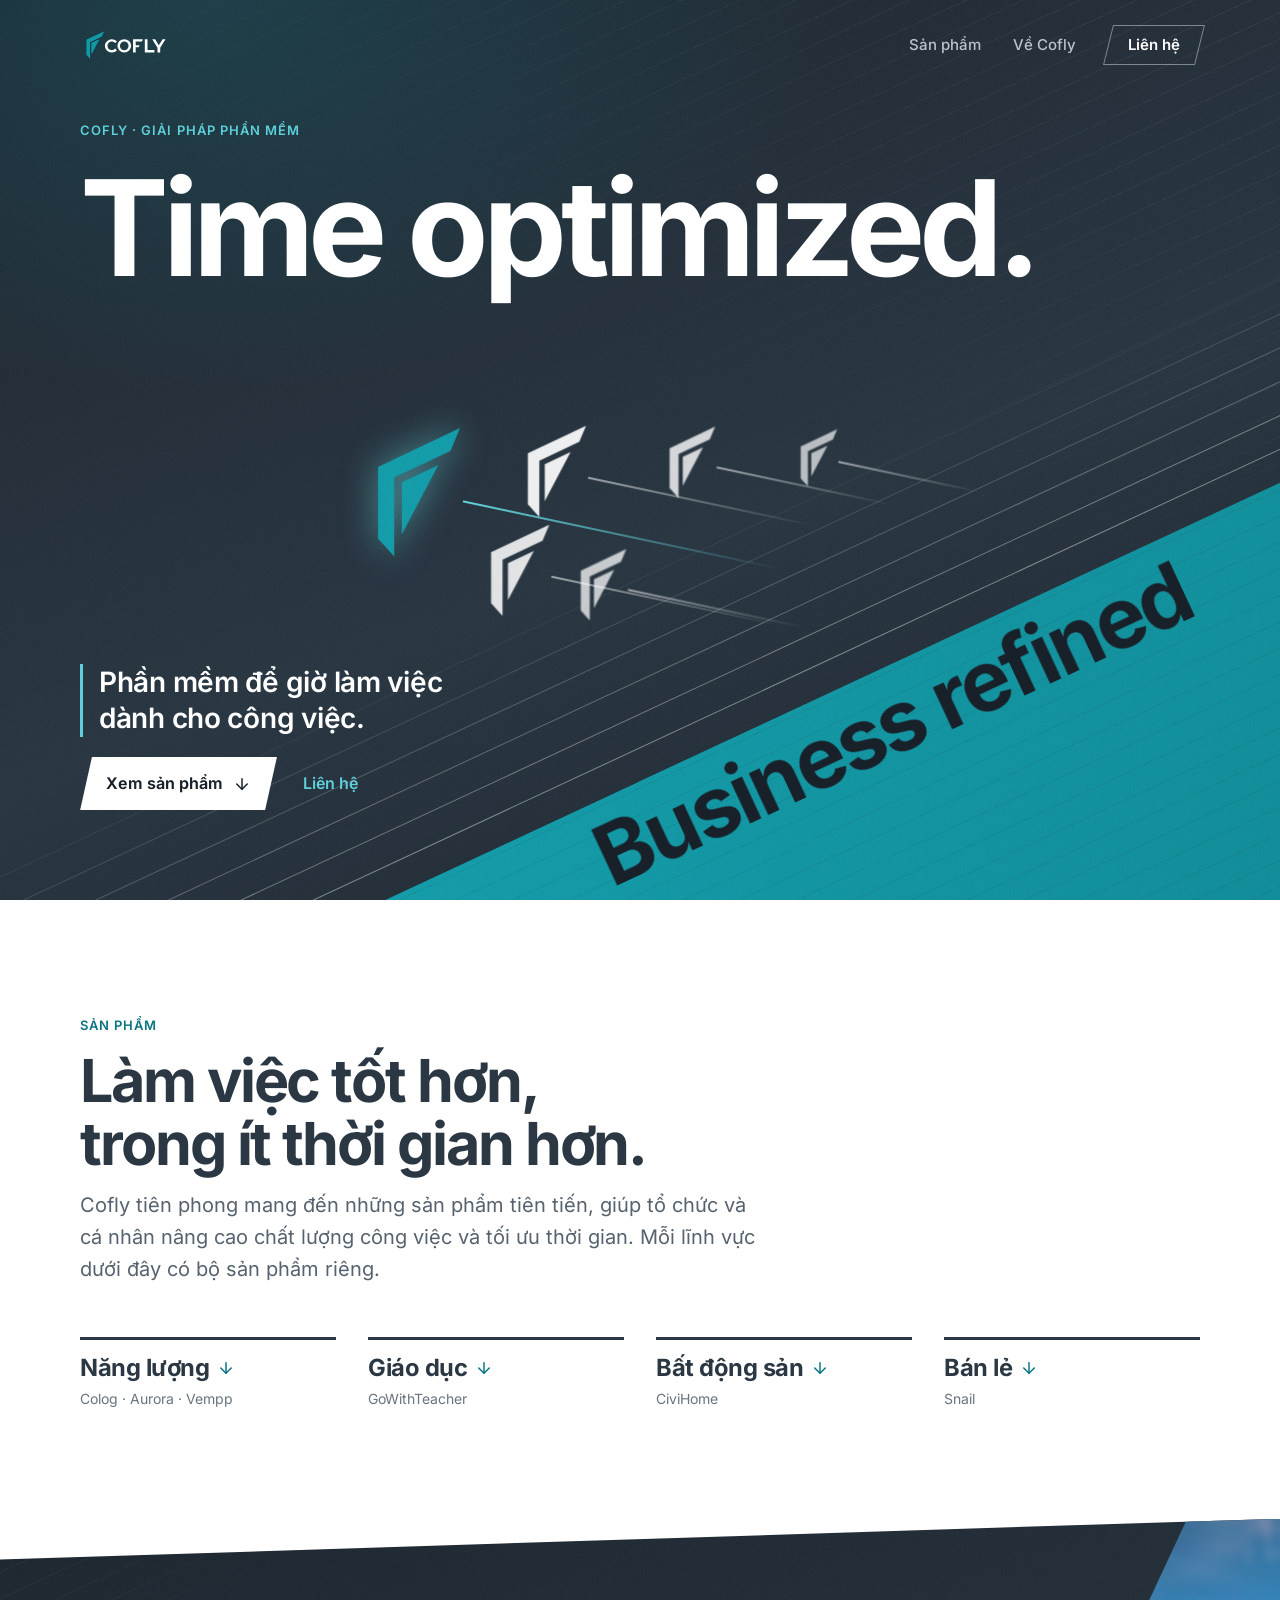
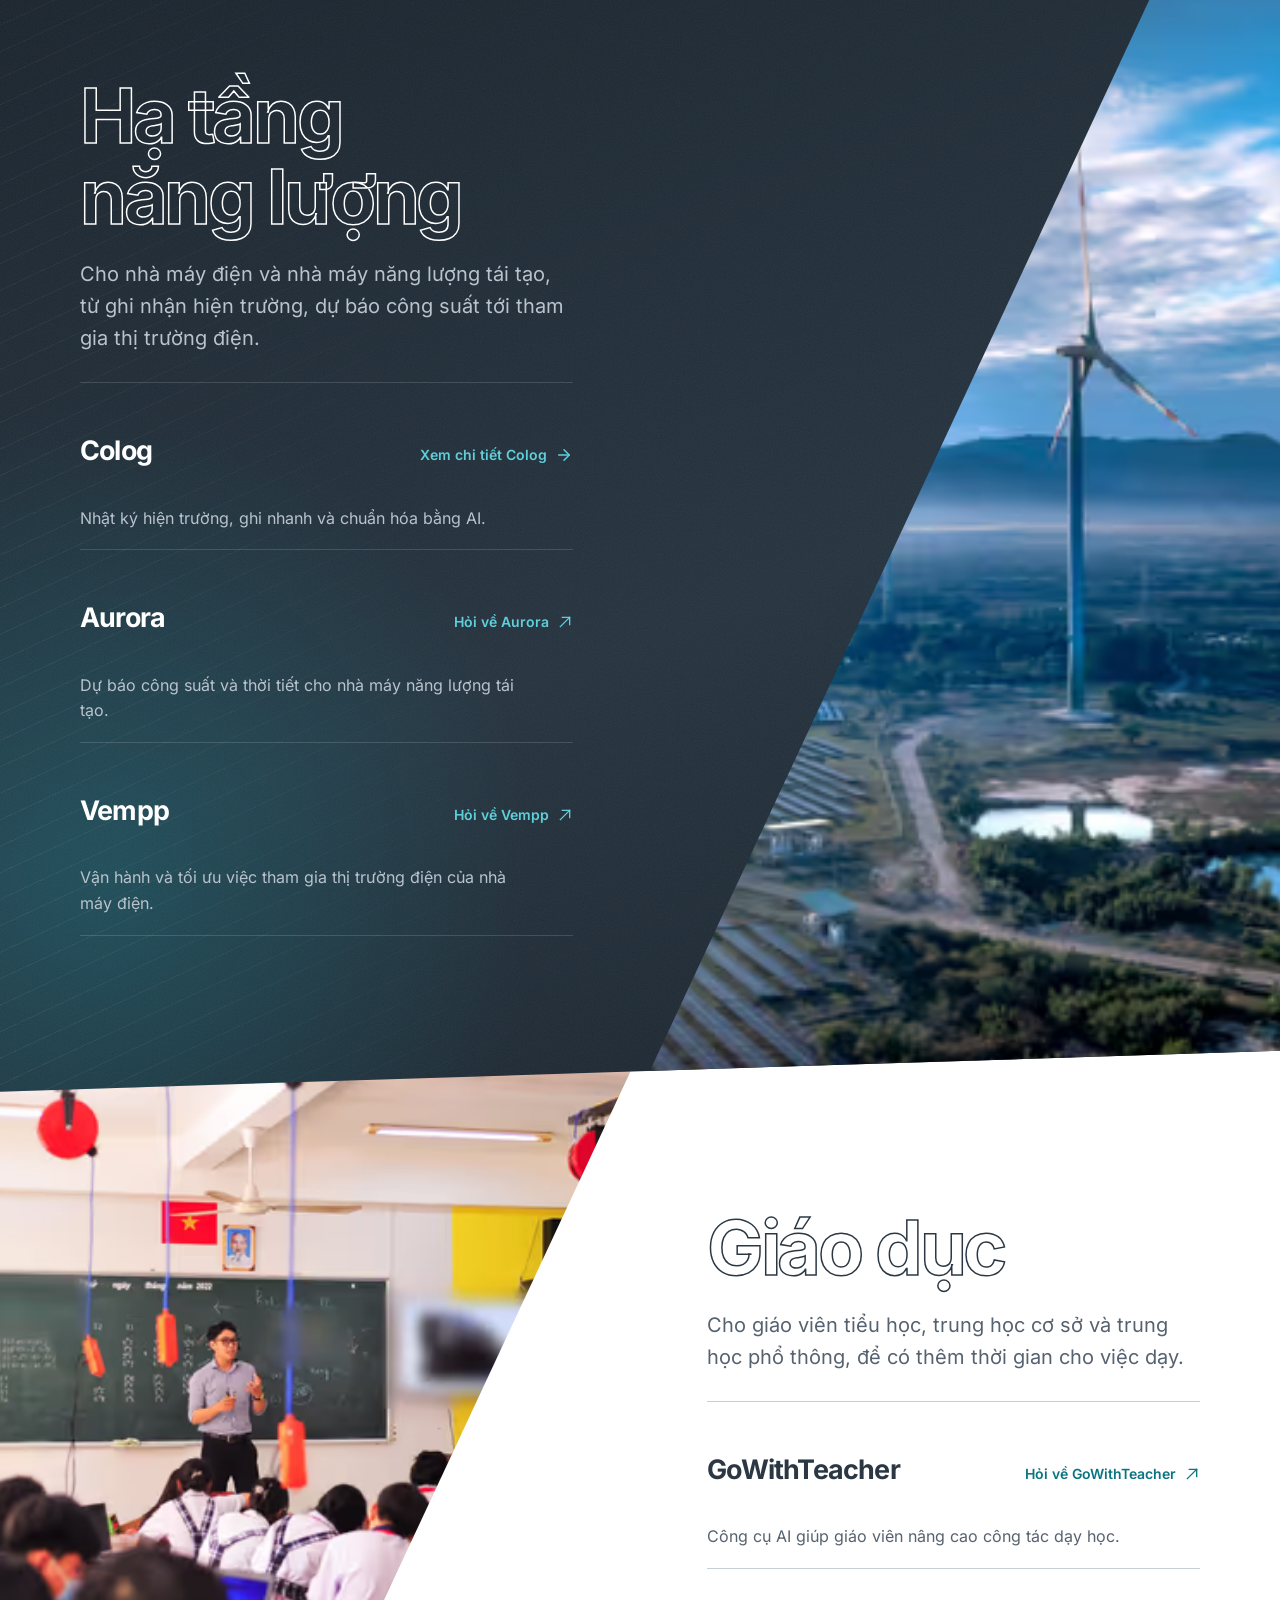
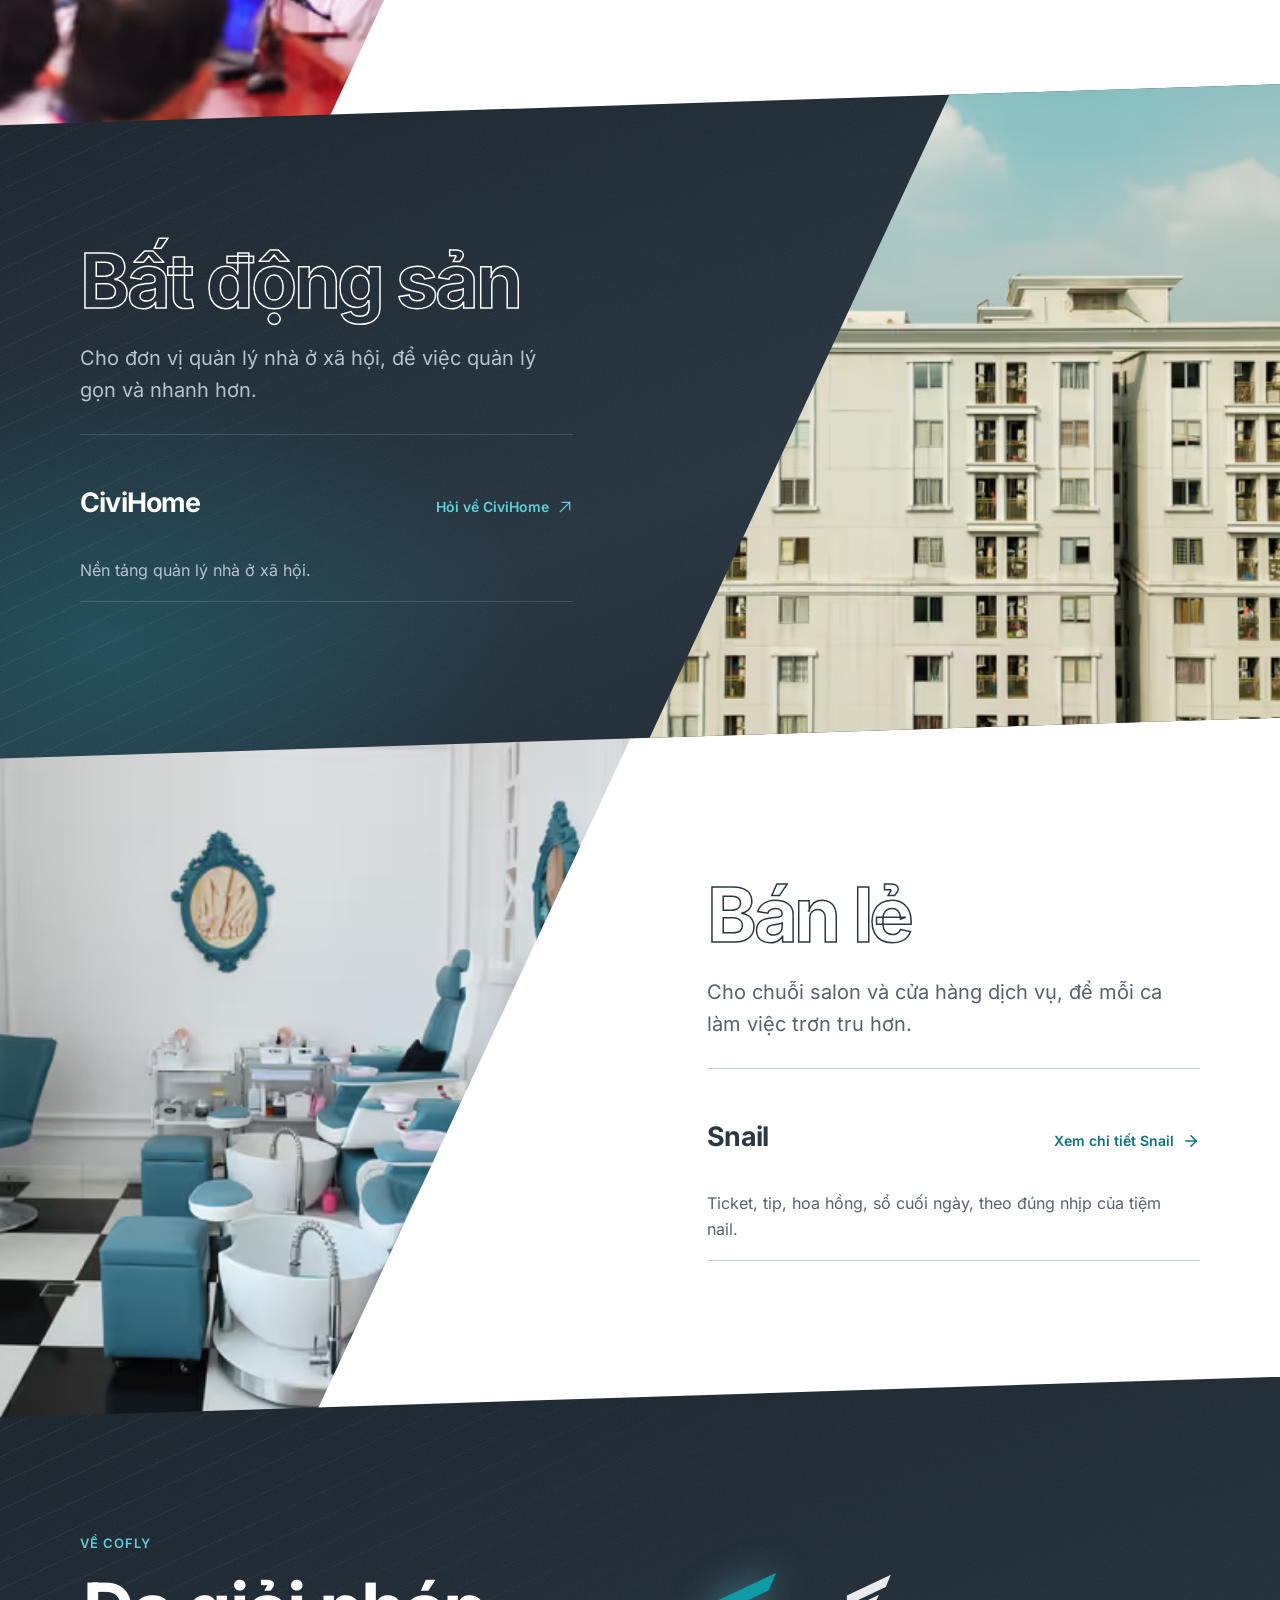
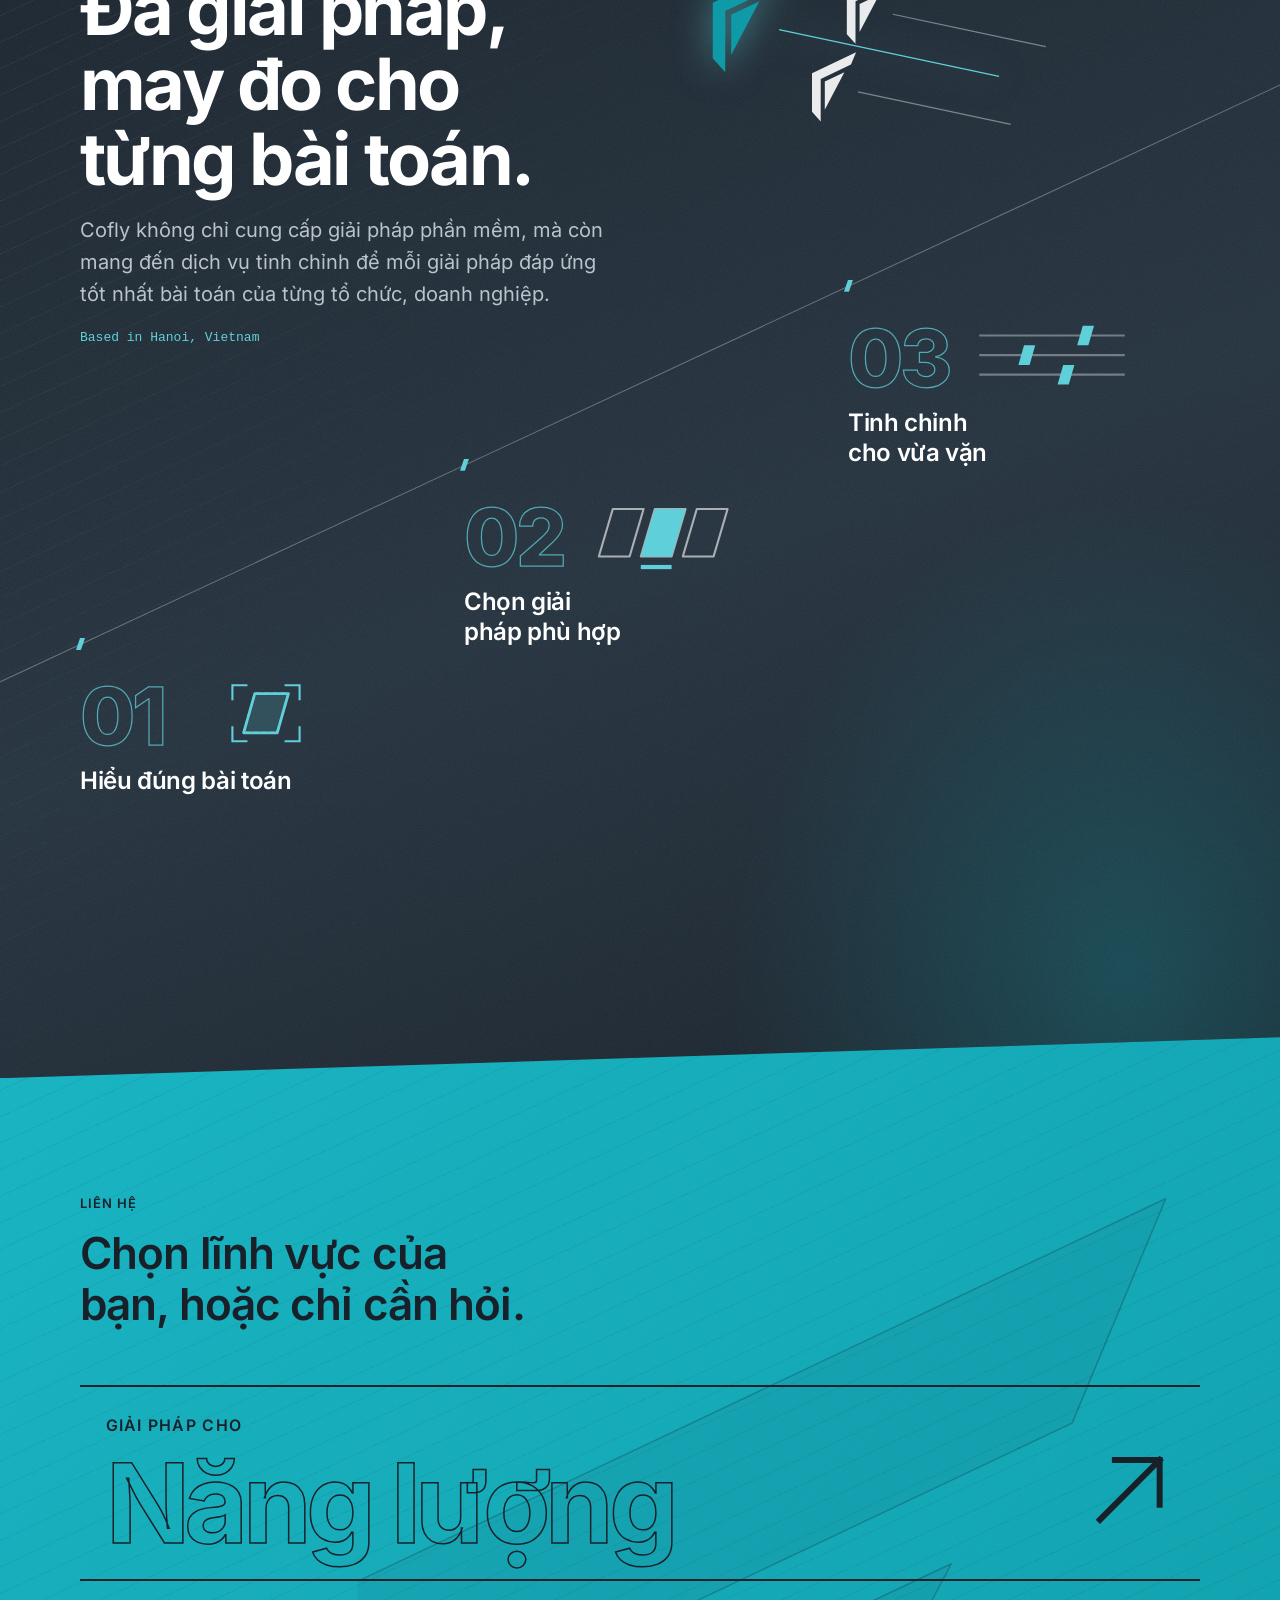
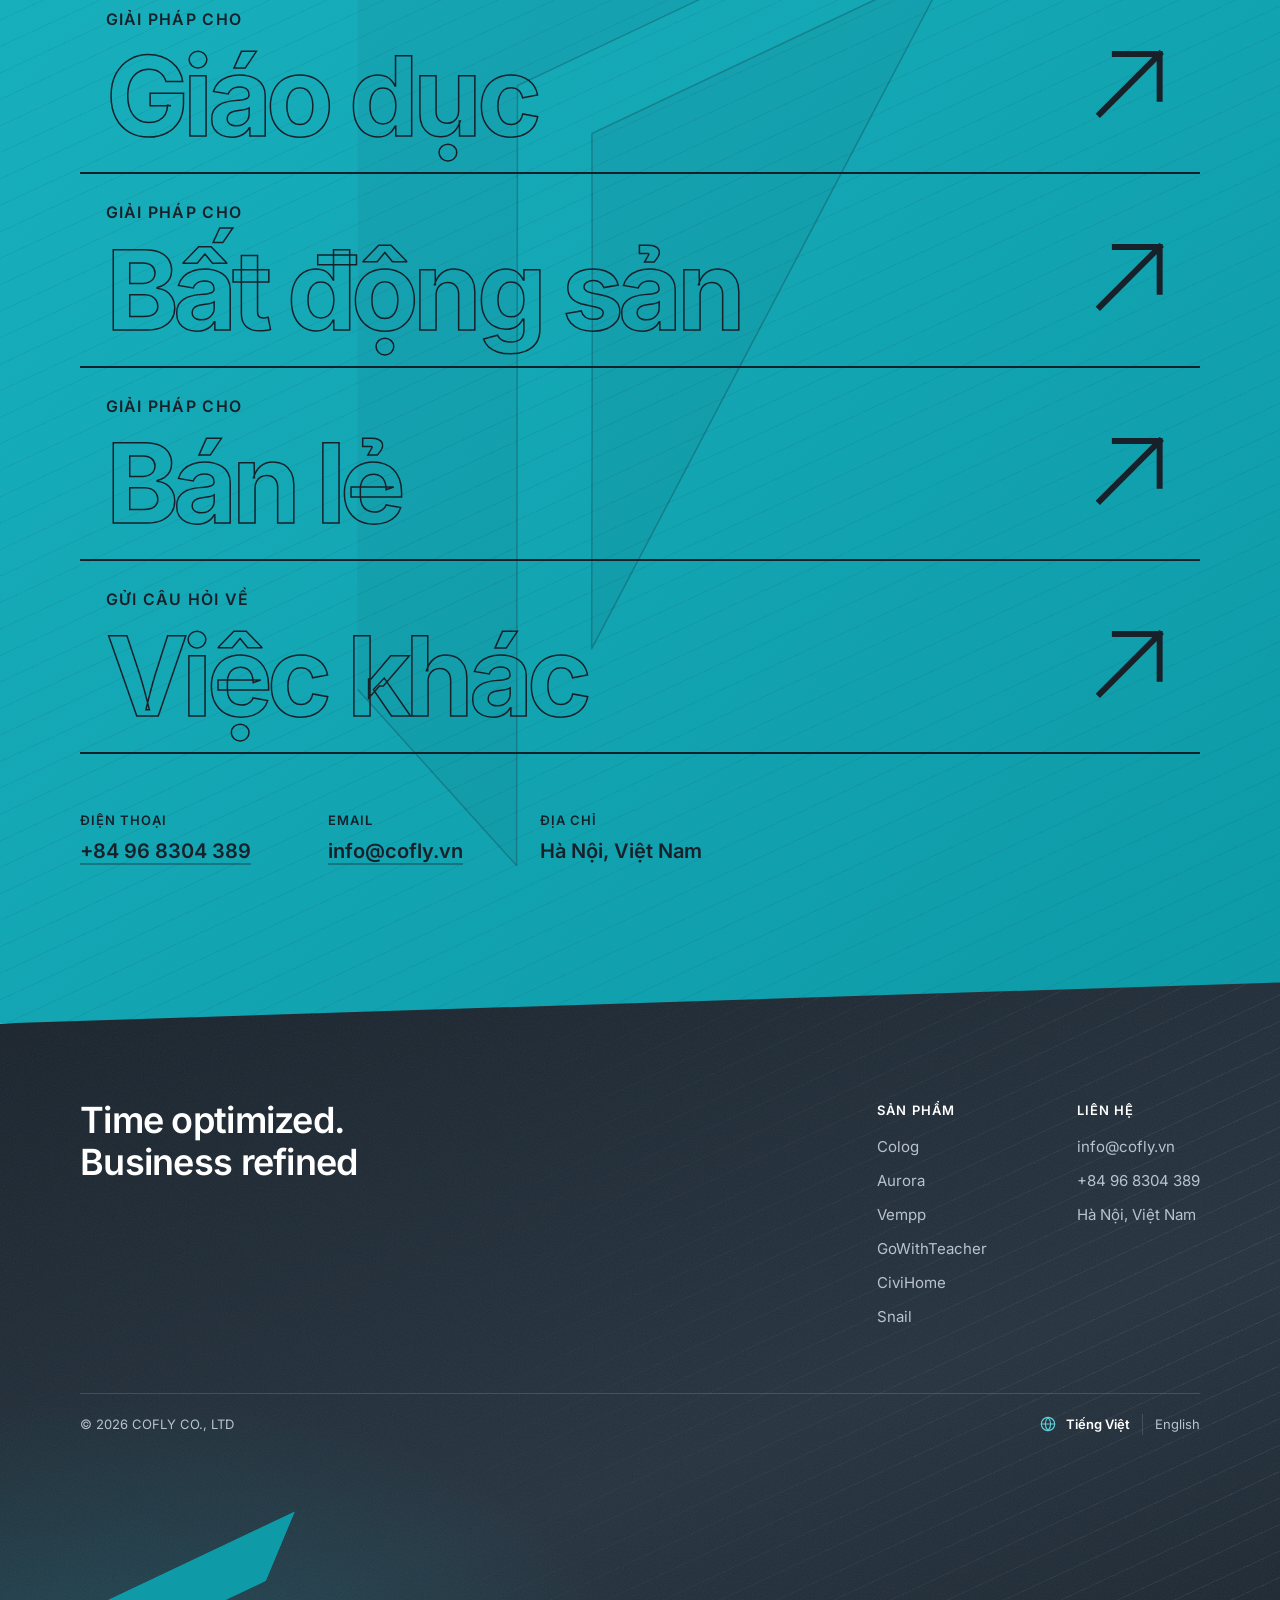
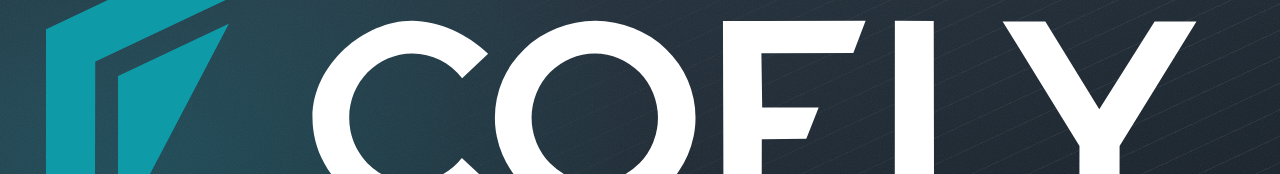
<file: index.html>
<!DOCTYPE html><html lang="vi"> <head><meta charset="utf-8"><meta name="viewport" content="width=device-width, initial-scale=1"><title>Cofly · Time optimized. Business refined</title><meta name="description" content="Cofly là startup chuyên phát triển giải pháp phần mềm nhằm tối ưu tài nguyên thời gian của doanh nghiệp và tổ chức. Phần mềm cho hạ tầng năng lượng, giáo dục, bất động sản và bán lẻ."><link rel="canonical" href="https://cofly.vn/"><link rel="alternate" hreflang="vi" href="https://cofly.vn/"><link rel="alternate" hreflang="en" href="https://cofly.vn/en/"><link rel="alternate" hreflang="x-default" href="https://cofly.vn/"><meta property="og:title" content="Cofly · Time optimized. Business refined"><meta property="og:description" content="Cofly là startup chuyên phát triển giải pháp phần mềm nhằm tối ưu tài nguyên thời gian của doanh nghiệp và tổ chức. Phần mềm cho hạ tầng năng lượng, giáo dục, bất động sản và bán lẻ."><meta property="og:type" content="website"><meta property="og:url" content="https://cofly.vn/"><meta property="og:locale" content="vi_VN"><meta property="og:locale:alternate" content="en_US"><meta property="og:site_name" content="Cofly"><meta property="og:image" content="https://cofly.vn/brand/og-cofly.png"><meta property="og:image:width" content="1200"><meta property="og:image:height" content="630"><meta property="og:image:alt" content="Cofly. Time optimized. Business refined"><meta name="twitter:card" content="summary_large_image"><link rel="icon" href="/favicon.ico" sizes="any"><link rel="icon" href="/favicon.svg" type="image/svg+xml"><link rel="apple-touch-icon" href="/apple-touch-icon.png"><meta name="theme-color" content="#18212a"><!-- Inter tự host (gói @fontsource-variable/inter). Nạp trước hai tập ký tự mà chữ tiếng Việt cần. --><link rel="preload" as="font" type="font/woff2" href="/_astro/inter-latin-wght-normal.Dx4kXJAl.woff2" crossorigin><link rel="preload" as="font" type="font/woff2" href="/_astro/inter-vietnamese-wght-normal.CBcvBZtf.woff2" crossorigin><script type="application/ld+json">{"@context":"https://schema.org","@type":"Organization","name":"Cofly","legalName":"COFLY CO., LTD","url":"https://cofly.vn/","logo":"https://cofly.vn/brand/cofly-logo.svg","slogan":"Time optimized. Business refined","description":"Cofly là startup chuyên phát triển giải pháp phần mềm nhằm tối ưu tài nguyên thời gian của doanh nghiệp và tổ chức. Phần mềm cho hạ tầng năng lượng, giáo dục, bất động sản và bán lẻ.","foundingDate":"2026","email":"info@cofly.vn","telephone":"+84968304389","address":{"@type":"PostalAddress","addressLocality":"Hà Nội","addressCountry":"VN"}}</script><link rel="stylesheet" href="/_astro/Landing.Dp9mvLCj.css"></head> <body>  <a class="cf-skip" href="#san-pham">Bỏ qua, tới danh sách sản phẩm</a> <header class="head" data-astro-cid-pfgkfabn> <div class="head__bar" data-astro-cid-pfgkfabn> <a class="head__logo" href="/" aria-label="Cofly, về trang chủ" data-astro-cid-pfgkfabn> <img src="/brand/cofly-logo-dark.svg" alt="Cofly" width="93" height="32" data-astro-cid-pfgkfabn> </a> <nav class="head__nav" aria-label="Điều hướng chính" data-astro-cid-pfgkfabn> <a href="#san-pham" data-astro-cid-pfgkfabn>Sản phẩm</a> <a class="head__about" href="#ve-cofly" data-astro-cid-pfgkfabn>Về Cofly</a> <a class="head__cta" href="#lien-he" data-astro-cid-pfgkfabn>Liên hệ</a> </nav> </div> </header> <main> <section class="hero cf-night" data-astro-cid-hzqeupbs> <div class="hero__rays" aria-hidden="true" data-astro-cid-hzqeupbs> <span style="--p: 0.167" data-astro-cid-hzqeupbs></span><span style="--p: 0.333" data-astro-cid-hzqeupbs></span><span style="--p: 0.500" data-astro-cid-hzqeupbs></span><span style="--p: 0.667" data-astro-cid-hzqeupbs></span><span style="--p: 0.833" data-astro-cid-hzqeupbs></span><span style="--p: 1.000" data-astro-cid-hzqeupbs></span> </div> <div class="hero__slab" aria-hidden="true" data-astro-cid-hzqeupbs></div> <div class="hero__flock" aria-hidden="true" data-astro-cid-hzqeupbs> <span class="hero__runway" data-astro-cid-hzqeupbs></span> <div class="bird bird--lead" style="--b: 0; --l: 0; --s: 9; --pw: 40.4; --pm: 74.1; --i: 0" data-astro-cid-hzqeupbs> <span class="bird__trail" data-astro-cid-hzqeupbs></span> <div class="bird__body" data-astro-cid-hzqeupbs> <svg class="bird__mark" viewBox="62 206 36 54" focusable="false" data-astro-cid-hzqeupbs> <path d="M64.013 223.147 96 208l-3.711 8.892-21.957 10.394-.034 30.875L64 251.18" data-astro-cid-hzqeupbs></path><path d="m73.278 229.178 14.226-6.719-14.235 27.12.024-13.392z" data-astro-cid-hzqeupbs></path> </svg> </div> </div><div class="bird" style="--b: 8.5; --l: 3.2; --s: 6.4; --pw: 47.3; --pm: 87.7; --i: 1" data-astro-cid-hzqeupbs> <span class="bird__trail" data-astro-cid-hzqeupbs></span> <div class="bird__body" data-astro-cid-hzqeupbs> <svg class="bird__mark" viewBox="62 206 36 54" focusable="false" data-astro-cid-hzqeupbs> <path d="M64.013 223.147 96 208l-3.711 8.892-21.957 10.394-.034 30.875L64 251.18" data-astro-cid-hzqeupbs></path><path d="m73.278 229.178 14.226-6.719-14.235 27.12.024-13.392z" data-astro-cid-hzqeupbs></path> </svg> </div> </div><div class="bird" style="--b: 7.5; --l: -3.6; --s: 6.4; --pw: 30.4; --pm: 49.5; --i: 2" data-astro-cid-hzqeupbs> <span class="bird__trail" data-astro-cid-hzqeupbs></span> <div class="bird__body" data-astro-cid-hzqeupbs> <svg class="bird__mark" viewBox="62 206 36 54" focusable="false" data-astro-cid-hzqeupbs> <path d="M64.013 223.147 96 208l-3.711 8.892-21.957 10.394-.034 30.875L64 251.18" data-astro-cid-hzqeupbs></path><path d="m73.278 229.178 14.226-6.719-14.235 27.12.024-13.392z" data-astro-cid-hzqeupbs></path> </svg> </div> </div><div class="bird" style="--b: 17; --l: 5.6; --s: 5; --pw: 53.4; --pm: 99; --i: 3" data-astro-cid-hzqeupbs> <span class="bird__trail" data-astro-cid-hzqeupbs></span> <div class="bird__body" data-astro-cid-hzqeupbs> <svg class="bird__mark" viewBox="62 206 36 54" focusable="false" data-astro-cid-hzqeupbs> <path d="M64.013 223.147 96 208l-3.711 8.892-21.957 10.394-.034 30.875L64 251.18" data-astro-cid-hzqeupbs></path><path d="m73.278 229.178 14.226-6.719-14.235 27.12.024-13.392z" data-astro-cid-hzqeupbs></path> </svg> </div> </div><div class="bird" style="--b: 13; --l: -3.4; --s: 5; --pw: 35; --pm: 60.8; --i: 4" data-astro-cid-hzqeupbs> <span class="bird__trail" data-astro-cid-hzqeupbs></span> <div class="bird__body" data-astro-cid-hzqeupbs> <svg class="bird__mark" viewBox="62 206 36 54" focusable="false" data-astro-cid-hzqeupbs> <path d="M64.013 223.147 96 208l-3.711 8.892-21.957 10.394-.034 30.875L64 251.18" data-astro-cid-hzqeupbs></path><path d="m73.278 229.178 14.226-6.719-14.235 27.12.024-13.392z" data-astro-cid-hzqeupbs></path> </svg> </div> </div><div class="bird" style="--b: 25; --l: 7.6; --s: 4; --pw: 58.8; --pm: 108.9; --i: 5" data-astro-cid-hzqeupbs> <span class="bird__trail" data-astro-cid-hzqeupbs></span> <div class="bird__body" data-astro-cid-hzqeupbs> <svg class="bird__mark" viewBox="62 206 36 54" focusable="false" data-astro-cid-hzqeupbs> <path d="M64.013 223.147 96 208l-3.711 8.892-21.957 10.394-.034 30.875L64 251.18" data-astro-cid-hzqeupbs></path><path d="m73.278 229.178 14.226-6.719-14.235 27.12.024-13.392z" data-astro-cid-hzqeupbs></path> </svg> </div> </div> </div> <div class="cf-wrap hero__inner" data-astro-cid-hzqeupbs> <p class="cf-eyebrow" data-astro-cid-hzqeupbs>Cofly · Giải pháp phần mềm</p> <h1 class="hero__title" lang="en" data-astro-cid-hzqeupbs> <span class="hero__line1" data-astro-cid-hzqeupbs><span data-astro-cid-hzqeupbs>Time optimized.</span></span> <span class="hero__line2" data-astro-cid-hzqeupbs>Business refined</span> </h1> <div class="hero__copy" data-astro-cid-hzqeupbs> <p class="hero__sub" data-astro-cid-hzqeupbs>Phần mềm để giờ làm việc dành cho công việc.</p> <div class="hero__actions" data-astro-cid-hzqeupbs> <a class="hero__cta" href="#san-pham" data-astro-cid-hzqeupbs> Xem sản phẩm <svg viewBox="0 0 24 24" width="18" height="18" fill="none" stroke="currentColor" stroke-width="2" stroke-linecap="round" stroke-linejoin="round" aria-hidden="true" data-astro-cid-hzqeupbs> <line x1="12" y1="5" x2="12" y2="19" data-astro-cid-hzqeupbs></line><polyline points="19 12 12 19 5 12" data-astro-cid-hzqeupbs></polyline> </svg> </a> <a class="hero__link" href="#lien-he" data-astro-cid-hzqeupbs>Liên hệ</a> </div> </div> </div> </section> <section class="fields" id="san-pham" aria-labelledby="h-san-pham" data-astro-cid-3go5gqrm> <header class="cf-wrap fields__head" data-astro-cid-3go5gqrm> <div class="fields__intro cf-reveal" data-astro-cid-3go5gqrm> <p class="cf-eyebrow" data-astro-cid-3go5gqrm>Sản phẩm</p> <h2 class="fields__title" id="h-san-pham" data-astro-cid-3go5gqrm>Làm việc tốt hơn, trong ít thời gian hơn.</h2> <p class="fields__lede" data-astro-cid-3go5gqrm>Cofly tiên phong mang đến những sản phẩm tiên tiến, giúp tổ chức và cá nhân nâng cao chất lượng công việc và tối ưu thời gian. Mỗi lĩnh vực dưới đây có bộ sản phẩm riêng.</p> </div> <nav aria-label="Các lĩnh vực" data-astro-cid-3go5gqrm> <ul class="index" data-astro-cid-3go5gqrm> <li data-astro-cid-3go5gqrm> <a class="index__link" href="#nang-luong" data-astro-cid-3go5gqrm> <span class="index__name" data-astro-cid-3go5gqrm> Năng lượng <svg viewBox="0 0 24 24" width="18" height="18" fill="none" stroke="currentColor" stroke-width="2" stroke-linecap="round" stroke-linejoin="round" aria-hidden="true" data-astro-cid-3go5gqrm> <line x1="12" y1="5" x2="12" y2="19" data-astro-cid-3go5gqrm></line> <polyline points="5 12 12 19 19 12" data-astro-cid-3go5gqrm></polyline> </svg> </span> <span class="index__products" data-astro-cid-3go5gqrm>Colog · Aurora · Vempp</span> </a> </li><li data-astro-cid-3go5gqrm> <a class="index__link" href="#giao-duc" data-astro-cid-3go5gqrm> <span class="index__name" data-astro-cid-3go5gqrm> Giáo dục <svg viewBox="0 0 24 24" width="18" height="18" fill="none" stroke="currentColor" stroke-width="2" stroke-linecap="round" stroke-linejoin="round" aria-hidden="true" data-astro-cid-3go5gqrm> <line x1="12" y1="5" x2="12" y2="19" data-astro-cid-3go5gqrm></line> <polyline points="5 12 12 19 19 12" data-astro-cid-3go5gqrm></polyline> </svg> </span> <span class="index__products" data-astro-cid-3go5gqrm>GoWithTeacher</span> </a> </li><li data-astro-cid-3go5gqrm> <a class="index__link" href="#bat-dong-san" data-astro-cid-3go5gqrm> <span class="index__name" data-astro-cid-3go5gqrm> Bất động sản <svg viewBox="0 0 24 24" width="18" height="18" fill="none" stroke="currentColor" stroke-width="2" stroke-linecap="round" stroke-linejoin="round" aria-hidden="true" data-astro-cid-3go5gqrm> <line x1="12" y1="5" x2="12" y2="19" data-astro-cid-3go5gqrm></line> <polyline points="5 12 12 19 19 12" data-astro-cid-3go5gqrm></polyline> </svg> </span> <span class="index__products" data-astro-cid-3go5gqrm>CiviHome</span> </a> </li><li data-astro-cid-3go5gqrm> <a class="index__link" href="#ban-le" data-astro-cid-3go5gqrm> <span class="index__name" data-astro-cid-3go5gqrm> Bán lẻ <svg viewBox="0 0 24 24" width="18" height="18" fill="none" stroke="currentColor" stroke-width="2" stroke-linecap="round" stroke-linejoin="round" aria-hidden="true" data-astro-cid-3go5gqrm> <line x1="12" y1="5" x2="12" y2="19" data-astro-cid-3go5gqrm></line> <polyline points="5 12 12 19 19 12" data-astro-cid-3go5gqrm></polyline> </svg> </span> <span class="index__products" data-astro-cid-3go5gqrm>Snail</span> </a> </li> </ul> </nav> </header> <article class="field field--dark cf-night cf-cut-both" id="nang-luong" aria-labelledby="h-nang-luong" data-astro-cid-3go5gqrm> <div class="field__photo" style="--pos: 64% 50%" data-astro-cid-3go5gqrm> <picture data-astro-cid-3go5gqrm="true"> <source srcset="/_astro/energy.CJFu_mjF_114lfQ.avif 640w, /_astro/energy.CJFu_mjF_Zsqs67.avif 960w, /_astro/energy.CJFu_mjF_29RpgE.avif 1280w, /_astro/energy.CJFu_mjF_Z6WuEN.avif 1920w, /_astro/energy.CJFu_mjF_Knnon.avif 2560w" type="image/avif" sizes="(min-width: 900px) 50vw, 100vw"><source srcset="/_astro/energy.CJFu_mjF_Z1LUgYw.webp 640w, /_astro/energy.CJFu_mjF_1NL3sr.webp 960w, /_astro/energy.CJFu_mjF_1HrqmQ.webp 1280w, /_astro/energy.CJFu_mjF_1cqtV6.webp 1920w, /_astro/energy.CJFu_mjF_24Ln0h.webp 2560w" type="image/webp" sizes="(min-width: 900px) 50vw, 100vw">  <img src="/_astro/energy.CJFu_mjF_Z1nYy4M.jpg" srcset="/_astro/energy.CJFu_mjF_1faOKX.jpg 640w, /_astro/energy.CJFu_mjF_ZejXA0.jpg 960w, /_astro/energy.CJFu_mjF_ZPdRxE.jpg 1280w, /_astro/energy.CJFu_mjF_Z1CyWuD.jpg 1920w, /_astro/energy.CJFu_mjF_ZKe4qs.jpg 2560w" alt="Cánh đồng điện mặt trời và hàng turbine gió trong sương sớm ở Cam Ranh, Khánh Hòa." sizes="(min-width: 900px) 50vw, 100vw" data-astro-cid-3go5gqrm="true" loading="lazy" decoding="async" width="3200" height="2132"> </picture> </div> <div class="cf-wrap field__inner" data-astro-cid-3go5gqrm> <div class="field__body cf-reveal" data-astro-cid-3go5gqrm> <h3 class="field__name cf-fill" id="h-nang-luong" data-astro-cid-3go5gqrm>Hạ tầng năng lượng</h3> <p class="field__line" data-astro-cid-3go5gqrm>Cho nhà máy điện và nhà máy năng lượng tái tạo, từ ghi nhận hiện trường, dự báo công suất tới tham gia thị trường điện.</p> <ul class="field__products" data-astro-cid-3go5gqrm> <li data-astro-cid-3go5gqrm> <article class="item" data-astro-cid-4ikpuqyg> <h4 class="item__name" data-astro-cid-4ikpuqyg>Colog</h4> <p class="item__desc" data-astro-cid-4ikpuqyg>Nhật ký hiện trường, ghi nhanh và chuẩn hóa bằng AI.</p> <a class="item__link" href="/colog/" data-astro-cid-4ikpuqyg> Xem chi tiết Colog <svg viewBox="0 0 24 24" width="18" height="18" fill="none" stroke="currentColor" stroke-width="2" stroke-linecap="round" stroke-linejoin="round" aria-hidden="true" data-astro-cid-4ikpuqyg> <line x1="5" y1="12" x2="19" y2="12" data-astro-cid-4ikpuqyg></line> <polyline points="12 5 19 12 12 19" data-astro-cid-4ikpuqyg></polyline> </svg> </a> </article> </li><li data-astro-cid-3go5gqrm> <article class="item" data-astro-cid-4ikpuqyg> <h4 class="item__name" data-astro-cid-4ikpuqyg>Aurora</h4> <p class="item__desc" data-astro-cid-4ikpuqyg>Dự báo công suất và thời tiết cho nhà máy năng lượng tái tạo.</p> <a class="item__link" href="mailto:info@cofly.vn?subject=T%C3%ACm%20hi%E1%BB%83u%20Aurora&amp;body=Ch%C3%A0o%20Cofly%2C%0D%0A%0D%0AT%C3%B4i%20mu%E1%BB%91n%20t%C3%ACm%20hi%E1%BB%83u%20v%E1%BB%81%20Aurora.%0D%0A%0D%0AH%E1%BB%8D%20t%C3%AAn%3A%0D%0A%C4%90%C6%A1n%20v%E1%BB%8B%3A%0D%0AS%E1%BB%91%20%C4%91i%E1%BB%87n%20tho%E1%BA%A1i%3A%0D%0ATh%E1%BB%9Di%20gian%20ph%C3%B9%20h%E1%BB%A3p%3A" data-astro-cid-4ikpuqyg> Hỏi về Aurora <svg viewBox="0 0 24 24" width="16" height="16" fill="none" stroke="currentColor" stroke-width="2" stroke-linecap="square" aria-hidden="true" data-astro-cid-4ikpuqyg> <line x1="5" y1="19" x2="19" y2="5" data-astro-cid-4ikpuqyg></line> <polyline points="8 5 19 5 19 16" data-astro-cid-4ikpuqyg></polyline> </svg> </a> </article> </li><li data-astro-cid-3go5gqrm> <article class="item" data-astro-cid-4ikpuqyg> <h4 class="item__name" data-astro-cid-4ikpuqyg>Vempp</h4> <p class="item__desc" data-astro-cid-4ikpuqyg>Vận hành và tối ưu việc tham gia thị trường điện của nhà máy điện.</p> <a class="item__link" href="mailto:info@cofly.vn?subject=T%C3%ACm%20hi%E1%BB%83u%20Vempp&amp;body=Ch%C3%A0o%20Cofly%2C%0D%0A%0D%0AT%C3%B4i%20mu%E1%BB%91n%20t%C3%ACm%20hi%E1%BB%83u%20v%E1%BB%81%20Vempp.%0D%0A%0D%0AH%E1%BB%8D%20t%C3%AAn%3A%0D%0A%C4%90%C6%A1n%20v%E1%BB%8B%3A%0D%0AS%E1%BB%91%20%C4%91i%E1%BB%87n%20tho%E1%BA%A1i%3A%0D%0ATh%E1%BB%9Di%20gian%20ph%C3%B9%20h%E1%BB%A3p%3A" data-astro-cid-4ikpuqyg> Hỏi về Vempp <svg viewBox="0 0 24 24" width="16" height="16" fill="none" stroke="currentColor" stroke-width="2" stroke-linecap="square" aria-hidden="true" data-astro-cid-4ikpuqyg> <line x1="5" y1="19" x2="19" y2="5" data-astro-cid-4ikpuqyg></line> <polyline points="8 5 19 5 19 16" data-astro-cid-4ikpuqyg></polyline> </svg> </a> </article> </li> </ul> </div> </div> </article><article class="field field--light cf-under" id="giao-duc" aria-labelledby="h-giao-duc" data-astro-cid-3go5gqrm> <div class="field__photo" style="--pos: 38% 45%" data-astro-cid-3go5gqrm> <picture data-astro-cid-3go5gqrm="true"> <source srcset="/_astro/education.C-RG6O-A_14yMpr.avif 640w, /_astro/education.C-RG6O-A_ZSPfXx.avif 960w, /_astro/education.C-RG6O-A_ZS5Q7u.avif 1280w, /_astro/education.C-RG6O-A_1z30Vd.avif 1920w, /_astro/education.C-RG6O-A_Z29C11r.avif 2560w" type="image/avif" sizes="(min-width: 900px) 50vw, 100vw"><source srcset="/_astro/education.C-RG6O-A_1faqBU.webp 640w, /_astro/education.C-RG6O-A_ZIeBL4.webp 960w, /_astro/education.C-RG6O-A_ZzF4AG.webp 1280w, /_astro/education.C-RG6O-A_KJRsf.webp 1920w, /_astro/education.C-RG6O-A_27gYjw.webp 2560w" type="image/webp" sizes="(min-width: 900px) 50vw, 100vw">  <img src="/_astro/education.C-RG6O-A_nnqIs.jpg" srcset="/_astro/education.C-RG6O-A_ZdF334.jpg 640w, /_astro/education.C-RG6O-A_Z2c56r3.jpg 960w, /_astro/education.C-RG6O-A_Zt2Q3L.jpg 1280w, /_astro/education.C-RG6O-A_ZW1nCe.jpg 1920w, /_astro/education.C-RG6O-A_ouIe3.jpg 2560w" alt="Một thầy giáo giảng bài trước bảng phấn, học sinh mặc đồng phục ngồi nghe." sizes="(min-width: 900px) 50vw, 100vw" data-astro-cid-3go5gqrm="true" loading="lazy" decoding="async" width="3200" height="1958"> </picture> </div> <div class="cf-wrap field__inner" data-astro-cid-3go5gqrm> <div class="field__body cf-reveal" data-astro-cid-3go5gqrm> <h3 class="field__name cf-fill" id="h-giao-duc" data-astro-cid-3go5gqrm>Giáo dục</h3> <p class="field__line" data-astro-cid-3go5gqrm>Cho giáo viên tiểu học, trung học cơ sở và trung học phổ thông, để có thêm thời gian cho việc dạy.</p> <ul class="field__products" data-astro-cid-3go5gqrm> <li data-astro-cid-3go5gqrm> <article class="item" data-astro-cid-4ikpuqyg> <h4 class="item__name" data-astro-cid-4ikpuqyg>GoWithTeacher</h4> <p class="item__desc" data-astro-cid-4ikpuqyg>Công cụ AI giúp giáo viên nâng cao công tác dạy học.</p> <a class="item__link" href="mailto:info@cofly.vn?subject=T%C3%ACm%20hi%E1%BB%83u%20GoWithTeacher&amp;body=Ch%C3%A0o%20Cofly%2C%0D%0A%0D%0AT%C3%B4i%20mu%E1%BB%91n%20t%C3%ACm%20hi%E1%BB%83u%20v%E1%BB%81%20GoWithTeacher.%0D%0A%0D%0AH%E1%BB%8D%20t%C3%AAn%3A%0D%0A%C4%90%C6%A1n%20v%E1%BB%8B%3A%0D%0AS%E1%BB%91%20%C4%91i%E1%BB%87n%20tho%E1%BA%A1i%3A%0D%0ATh%E1%BB%9Di%20gian%20ph%C3%B9%20h%E1%BB%A3p%3A" data-astro-cid-4ikpuqyg> Hỏi về GoWithTeacher <svg viewBox="0 0 24 24" width="16" height="16" fill="none" stroke="currentColor" stroke-width="2" stroke-linecap="square" aria-hidden="true" data-astro-cid-4ikpuqyg> <line x1="5" y1="19" x2="19" y2="5" data-astro-cid-4ikpuqyg></line> <polyline points="8 5 19 5 19 16" data-astro-cid-4ikpuqyg></polyline> </svg> </a> </article> </li> </ul> </div> </div> </article><article class="field field--dark cf-night cf-cut-both" id="bat-dong-san" aria-labelledby="h-bat-dong-san" data-astro-cid-3go5gqrm> <div class="field__photo" style="--pos: 50% 62%" data-astro-cid-3go5gqrm> <picture data-astro-cid-3go5gqrm="true"> <source srcset="/_astro/realestate.nBUVxMC2_Z1t7V78.avif 640w, /_astro/realestate.nBUVxMC2_Z8xWB0.avif 960w, /_astro/realestate.nBUVxMC2_2hvdJh.avif 1280w, /_astro/realestate.nBUVxMC2_Z1OD28h.avif 1920w, /_astro/realestate.nBUVxMC2_s1t2B.avif 2560w" type="image/avif" sizes="(min-width: 900px) 50vw, 100vw"><source srcset="/_astro/realestate.nBUVxMC2_Z1aH9Ak.webp 640w, /_astro/realestate.nBUVxMC2_9QNTN.webp 960w, /_astro/realestate.nBUVxMC2_1td5gj.webp 1280w, /_astro/realestate.nBUVxMC2_Z1rQBKA.webp 1920w, /_astro/realestate.nBUVxMC2_OMSpi.webp 2560w" type="image/webp" sizes="(min-width: 900px) 50vw, 100vw">  <img src="/_astro/realestate.nBUVxMC2_1e2JmX.jpg" srcset="/_astro/realestate.nBUVxMC2_Z144V3p.jpg 640w, /_astro/realestate.nBUVxMC2_gu2rI.jpg 960w, /_astro/realestate.nBUVxMC2_ZeyaOa.jpg 1280w, /_astro/realestate.nBUVxMC2_1eiMrW.jpg 1920w, /_astro/realestate.nBUVxMC2_Z1ydPb6.jpg 2560w" alt="Dãy chung cư thấp tầng với các ô cửa sổ và ban công đều nhau." sizes="(min-width: 900px) 50vw, 100vw" data-astro-cid-3go5gqrm="true" loading="lazy" decoding="async" width="3200" height="2391"> </picture> </div> <div class="cf-wrap field__inner" data-astro-cid-3go5gqrm> <div class="field__body cf-reveal" data-astro-cid-3go5gqrm> <h3 class="field__name cf-fill" id="h-bat-dong-san" data-astro-cid-3go5gqrm>Bất động sản</h3> <p class="field__line" data-astro-cid-3go5gqrm>Cho đơn vị quản lý nhà ở xã hội, để việc quản lý gọn và nhanh hơn.</p> <ul class="field__products" data-astro-cid-3go5gqrm> <li data-astro-cid-3go5gqrm> <article class="item" data-astro-cid-4ikpuqyg> <h4 class="item__name" data-astro-cid-4ikpuqyg>CiviHome</h4> <p class="item__desc" data-astro-cid-4ikpuqyg>Nền tảng quản lý nhà ở xã hội.</p> <a class="item__link" href="mailto:info@cofly.vn?subject=T%C3%ACm%20hi%E1%BB%83u%20CiviHome&amp;body=Ch%C3%A0o%20Cofly%2C%0D%0A%0D%0AT%C3%B4i%20mu%E1%BB%91n%20t%C3%ACm%20hi%E1%BB%83u%20v%E1%BB%81%20CiviHome.%0D%0A%0D%0AH%E1%BB%8D%20t%C3%AAn%3A%0D%0A%C4%90%C6%A1n%20v%E1%BB%8B%3A%0D%0AS%E1%BB%91%20%C4%91i%E1%BB%87n%20tho%E1%BA%A1i%3A%0D%0ATh%E1%BB%9Di%20gian%20ph%C3%B9%20h%E1%BB%A3p%3A" data-astro-cid-4ikpuqyg> Hỏi về CiviHome <svg viewBox="0 0 24 24" width="16" height="16" fill="none" stroke="currentColor" stroke-width="2" stroke-linecap="square" aria-hidden="true" data-astro-cid-4ikpuqyg> <line x1="5" y1="19" x2="19" y2="5" data-astro-cid-4ikpuqyg></line> <polyline points="8 5 19 5 19 16" data-astro-cid-4ikpuqyg></polyline> </svg> </a> </article> </li> </ul> </div> </div> </article><article class="field field--light cf-under" id="ban-le" aria-labelledby="h-ban-le" data-astro-cid-3go5gqrm> <div class="field__photo" style="--pos: 64% 50%" data-astro-cid-3go5gqrm> <picture data-astro-cid-3go5gqrm="true"> <source srcset="/_astro/retail.v1qvNz4B_1o1wqp.avif 640w, /_astro/retail.v1qvNz4B_Z1zU94k.avif 960w, /_astro/retail.v1qvNz4B_Z2812Tl.avif 1280w, /_astro/retail.v1qvNz4B_RKhtM.avif 1920w, /_astro/retail.v1qvNz4B_1xG42j.avif 2560w" type="image/avif" sizes="(min-width: 900px) 50vw, 100vw"><source srcset="/_astro/retail.v1qvNz4B_Z1oX5NX.webp 640w, /_astro/retail.v1qvNz4B_Ghmue.webp 960w, /_astro/retail.v1qvNz4B_2uK70M.webp 1280w, /_astro/retail.v1qvNz4B_2c9h5G.webp 1920w, /_astro/retail.v1qvNz4B_Z2d75aI.webp 2560w" type="image/webp" sizes="(min-width: 900px) 50vw, 100vw">  <img src="/_astro/retail.v1qvNz4B_6aODC.jpg" srcset="/_astro/retail.v1qvNz4B_1C80Vw.jpg 640w, /_astro/retail.v1qvNz4B_Z1lNEyd.jpg 960w, /_astro/retail.v1qvNz4B_Z2UbTI.jpg 1280w, /_astro/retail.v1qvNz4B_ZCQal3.jpg 1920w, /_astro/retail.v1qvNz4B_24Bct.jpg 2560w" alt="Bên trong một tiệm nail với dãy ghế spa chăm sóc chân." sizes="(min-width: 900px) 50vw, 100vw" data-astro-cid-3go5gqrm="true" loading="lazy" decoding="async" width="3200" height="2133"> </picture> </div> <div class="cf-wrap field__inner" data-astro-cid-3go5gqrm> <div class="field__body cf-reveal" data-astro-cid-3go5gqrm> <h3 class="field__name cf-fill" id="h-ban-le" data-astro-cid-3go5gqrm>Bán lẻ</h3> <p class="field__line" data-astro-cid-3go5gqrm>Cho chuỗi salon và cửa hàng dịch vụ, để mỗi ca làm việc trơn tru hơn.</p> <ul class="field__products" data-astro-cid-3go5gqrm> <li data-astro-cid-3go5gqrm> <article class="item" data-astro-cid-4ikpuqyg> <h4 class="item__name" data-astro-cid-4ikpuqyg>Snail</h4> <p class="item__desc" data-astro-cid-4ikpuqyg>Ticket, tip, hoa hồng, sổ cuối ngày, theo đúng nhịp của tiệm nail.</p> <a class="item__link" href="/snail/" data-astro-cid-4ikpuqyg> Xem chi tiết Snail <svg viewBox="0 0 24 24" width="18" height="18" fill="none" stroke="currentColor" stroke-width="2" stroke-linecap="round" stroke-linejoin="round" aria-hidden="true" data-astro-cid-4ikpuqyg> <line x1="5" y1="12" x2="19" y2="12" data-astro-cid-4ikpuqyg></line> <polyline points="12 5 19 12 12 19" data-astro-cid-4ikpuqyg></polyline> </svg> </a> </article> </li> </ul> </div> </div> </article> </section> <section class="about cf-night cf-cut-both" id="ve-cofly" aria-labelledby="h-ve-cofly" data-astro-cid-b5fxvdmv> <div class="cf-wrap about__inner" data-astro-cid-b5fxvdmv> <div class="about__grid" data-astro-cid-b5fxvdmv> <header class="about__head cf-reveal" data-astro-cid-b5fxvdmv> <p class="cf-eyebrow" data-astro-cid-b5fxvdmv>Về Cofly</p> <h2 class="about__title" id="h-ve-cofly" data-astro-cid-b5fxvdmv>Đa giải pháp, may đo cho từng bài toán.</h2> <p class="about__intro" data-astro-cid-b5fxvdmv>Cofly không chỉ cung cấp giải pháp phần mềm, mà còn mang đến dịch vụ tinh chỉnh để mỗi giải pháp đáp ứng tốt nhất bài toán của từng tổ chức, doanh nghiệp.</p> <p class="about__meta" lang="en" data-astro-cid-b5fxvdmv>Based in Hanoi, Vietnam</p> </header> <ol class="about__steps" data-astro-cid-b5fxvdmv> <li class="about__step" style="--i: 0" data-astro-cid-b5fxvdmv> <span class="about__index" aria-hidden="true" data-astro-cid-b5fxvdmv>01</span> <svg class="pic pic--listen" viewBox="0 0 120 56" aria-hidden="true" data-astro-cid-b5fxvdmv> <polygon class="pic__target" points="44,42 52,14 76,14 68,42" data-astro-cid-b5fxvdmv></polygon> <polygon class="pic__found" points="44,42 52,14 76,14 68,42" data-astro-cid-b5fxvdmv></polygon> <g class="pic__focus" data-astro-cid-b5fxvdmv> <path d="M36,18 V8 H46" data-astro-cid-b5fxvdmv></path> <path d="M74,8 H84 V18" data-astro-cid-b5fxvdmv></path> <path d="M84,38 V48 H74" data-astro-cid-b5fxvdmv></path> <path d="M46,48 H36 V38" data-astro-cid-b5fxvdmv></path> </g> </svg>   <h3 data-astro-cid-b5fxvdmv>Hiểu đúng bài toán</h3> </li><li class="about__step" style="--i: 1" data-astro-cid-b5fxvdmv> <span class="about__index" aria-hidden="true" data-astro-cid-b5fxvdmv>02</span>  <svg class="pic pic--choose" viewBox="0 0 120 56" aria-hidden="true" data-astro-cid-b5fxvdmv> <polygon class="pic__ghost" style="--k: 0" points="12,44 22,10 44,10 34,44" data-astro-cid-b5fxvdmv></polygon><polygon class="pic__ghost" style="--k: 1" points="12,44 22,10 44,10 34,44" data-astro-cid-b5fxvdmv></polygon><polygon class="pic__ghost" style="--k: 2" points="12,44 22,10 44,10 34,44" data-astro-cid-b5fxvdmv></polygon> <polygon class="pic__pick" points="12,44 22,10 44,10 34,44" data-astro-cid-b5fxvdmv></polygon> <rect class="pic__chosen" x="42" y="50" width="22" height="3" data-astro-cid-b5fxvdmv></rect> </svg>  <h3 data-astro-cid-b5fxvdmv>Chọn giải pháp phù hợp</h3> </li><li class="about__step" style="--i: 2" data-astro-cid-b5fxvdmv> <span class="about__index" aria-hidden="true" data-astro-cid-b5fxvdmv>03</span>   <svg class="pic pic--tailor" viewBox="0 0 120 56" aria-hidden="true" data-astro-cid-b5fxvdmv> <line class="pic__base" x1="8" y1="14" x2="112" y2="14" data-astro-cid-b5fxvdmv></line><line class="pic__base" x1="8" y1="28" x2="112" y2="28" data-astro-cid-b5fxvdmv></line><line class="pic__base" x1="8" y1="42" x2="112" y2="42" data-astro-cid-b5fxvdmv></line> <polygon class="pic__knob" style="--y: 14px; --from: 28px; --x: 84px; --over: 6px; --k: 0" points="-6,7 -2,-7 6,-7 2,7" data-astro-cid-b5fxvdmv></polygon><polygon class="pic__knob" style="--y: 28px; --from: 94px; --x: 42px; --over: -6px; --k: 1" points="-6,7 -2,-7 6,-7 2,7" data-astro-cid-b5fxvdmv></polygon><polygon class="pic__knob" style="--y: 42px; --from: 22px; --x: 70px; --over: 6px; --k: 2" points="-6,7 -2,-7 6,-7 2,7" data-astro-cid-b5fxvdmv></polygon> </svg> <h3 data-astro-cid-b5fxvdmv>Tinh chỉnh cho vừa vặn</h3> </li> </ol> <!-- Các sản phẩm bay cùng Cofly: bản thu nhỏ của đội hình ở hero, bay phía trên đường chéo. --> <svg class="flock about__flock" viewBox="0 0 128 72" aria-hidden="true" focusable="false" data-astro-cid-b5fxvdmv="true" data-astro-cid-ntimaau7> <g class="flock__bird flock__bird--lead" style="--i: 0" data-astro-cid-ntimaau7> <line class="flock__trail" x1="31.619828" y1="32.469852" x2="105.564188" y2="48.187092" data-astro-cid-ntimaau7></line> <svg x="8" y="12" width="24" height="36" viewBox="62 206 36 54" data-astro-cid-ntimaau7> <path d="M64.013 223.147 96 208l-3.711 8.892-21.957 10.394-.034 30.875L64 251.18" data-astro-cid-ntimaau7></path><path d="m73.278 229.178 14.226-6.719-14.235 27.12.024-13.392z" data-astro-cid-ntimaau7></path> </svg> </g><g class="flock__bird" style="--i: 1" data-astro-cid-ntimaau7> <line class="flock__trail" x1="69.869325" y1="27.315175" x2="121.21957499999999" y2="38.229925" data-astro-cid-ntimaau7></line> <svg x="53.46666666666666" y="13.100000000000001" width="16.666666666666668" height="25" viewBox="62 206 36 54" data-astro-cid-ntimaau7> <path d="M64.013 223.147 96 208l-3.711 8.892-21.957 10.394-.034 30.875L64 251.18" data-astro-cid-ntimaau7></path><path d="m73.278 229.178 14.226-6.719-14.235 27.12.024-13.392z" data-astro-cid-ntimaau7></path> </svg> </g><g class="flock__bird" style="--i: 2" data-astro-cid-ntimaau7> <line class="flock__trail" x1="58.169325" y1="53.415175000000005" x2="109.519575" y2="64.329925" data-astro-cid-ntimaau7></line> <svg x="41.766666666666666" y="39.2" width="16.666666666666668" height="25" viewBox="62 206 36 54" data-astro-cid-ntimaau7> <path d="M64.013 223.147 96 208l-3.711 8.892-21.957 10.394-.034 30.875L64 251.18" data-astro-cid-ntimaau7></path><path d="m73.278 229.178 14.226-6.719-14.235 27.12.024-13.392z" data-astro-cid-ntimaau7></path> </svg> </g> </svg> </div> </div> </section> <section class="contact cf-under" id="lien-he" aria-labelledby="h-lien-he" data-astro-cid-lkgexlx7> <!-- Dấu logo cỡ lớn, chỉ có nét, lướt từ phải sang trái phía sau nội dung khi cuộn qua mục này. --> <svg class="contact__mark" viewBox="62 206 36 54" aria-hidden="true" focusable="false" data-astro-cid-lkgexlx7> <path d="M64.013 223.147 96 208l-3.711 8.892-21.957 10.394-.034 30.875L64 251.18" data-astro-cid-lkgexlx7></path><path d="m73.278 229.178 14.226-6.719-14.235 27.12.024-13.392z" data-astro-cid-lkgexlx7></path> </svg> <div class="cf-wrap contact__inner" data-astro-cid-lkgexlx7> <header class="contact__head cf-reveal" data-astro-cid-lkgexlx7> <p class="cf-eyebrow" data-astro-cid-lkgexlx7>Liên hệ</p> <h2 class="contact__title" id="h-lien-he" data-astro-cid-lkgexlx7>Chọn lĩnh vực của bạn, hoặc chỉ cần hỏi.</h2> </header> <!-- Các dòng chữ lớn, mỗi dòng là một link mở thư. --> <ul class="mega" data-astro-cid-lkgexlx7> <li class="cf-reveal" data-astro-cid-lkgexlx7> <a class="mega__row" href="mailto:info@cofly.vn?subject=T%C3%ACm%20hi%E1%BB%83u%20gi%E1%BA%A3i%20ph%C3%A1p%3A%20H%E1%BA%A1%20t%E1%BA%A7ng%20n%C4%83ng%20l%C6%B0%E1%BB%A3ng&amp;body=Ch%C3%A0o%20Cofly%2C%0D%0A%0D%0AT%C3%B4i%20mu%E1%BB%91n%20t%C3%ACm%20hi%E1%BB%83u%20ph%E1%BA%A7n%20m%E1%BB%81m%20c%E1%BB%A7a%20Cofly%20cho%20l%C4%A9nh%20v%E1%BB%B1c%20H%E1%BA%A1%20t%E1%BA%A7ng%20n%C4%83ng%20l%C6%B0%E1%BB%A3ng%20(Colog%2C%20Aurora%2C%20Vempp).%0D%0A%0D%0AH%E1%BB%8D%20t%C3%AAn%3A%0D%0A%C4%90%C6%A1n%20v%E1%BB%8B%3A%0D%0AS%E1%BB%91%20%C4%91i%E1%BB%87n%20tho%E1%BA%A1i%3A%0D%0ATh%E1%BB%9Di%20gian%20ph%C3%B9%20h%E1%BB%A3p%3A" style="--i: 0" data-astro-cid-lkgexlx7> <span class="mega__label" data-astro-cid-lkgexlx7>Giải pháp cho</span> <span class="mega__word cf-fill" data-astro-cid-lkgexlx7>Năng lượng</span> <svg class="mega__arrow" viewBox="0 0 24 24" fill="none" stroke="currentColor" stroke-width="1.6" stroke-linecap="square" aria-hidden="true" data-astro-cid-lkgexlx7> <line x1="4" y1="20" x2="20" y2="4" data-astro-cid-lkgexlx7></line><polyline points="8 4 20 4 20 16" data-astro-cid-lkgexlx7></polyline> </svg> </a> </li><li class="cf-reveal" data-astro-cid-lkgexlx7> <a class="mega__row" href="mailto:info@cofly.vn?subject=T%C3%ACm%20hi%E1%BB%83u%20gi%E1%BA%A3i%20ph%C3%A1p%3A%20Gi%C3%A1o%20d%E1%BB%A5c&amp;body=Ch%C3%A0o%20Cofly%2C%0D%0A%0D%0AT%C3%B4i%20mu%E1%BB%91n%20t%C3%ACm%20hi%E1%BB%83u%20ph%E1%BA%A7n%20m%E1%BB%81m%20c%E1%BB%A7a%20Cofly%20cho%20l%C4%A9nh%20v%E1%BB%B1c%20Gi%C3%A1o%20d%E1%BB%A5c%20(GoWithTeacher).%0D%0A%0D%0AH%E1%BB%8D%20t%C3%AAn%3A%0D%0A%C4%90%C6%A1n%20v%E1%BB%8B%3A%0D%0AS%E1%BB%91%20%C4%91i%E1%BB%87n%20tho%E1%BA%A1i%3A%0D%0ATh%E1%BB%9Di%20gian%20ph%C3%B9%20h%E1%BB%A3p%3A" style="--i: 1" data-astro-cid-lkgexlx7> <span class="mega__label" data-astro-cid-lkgexlx7>Giải pháp cho</span> <span class="mega__word cf-fill" data-astro-cid-lkgexlx7>Giáo dục</span> <svg class="mega__arrow" viewBox="0 0 24 24" fill="none" stroke="currentColor" stroke-width="1.6" stroke-linecap="square" aria-hidden="true" data-astro-cid-lkgexlx7> <line x1="4" y1="20" x2="20" y2="4" data-astro-cid-lkgexlx7></line><polyline points="8 4 20 4 20 16" data-astro-cid-lkgexlx7></polyline> </svg> </a> </li><li class="cf-reveal" data-astro-cid-lkgexlx7> <a class="mega__row" href="mailto:info@cofly.vn?subject=T%C3%ACm%20hi%E1%BB%83u%20gi%E1%BA%A3i%20ph%C3%A1p%3A%20B%E1%BA%A5t%20%C4%91%E1%BB%99ng%20s%E1%BA%A3n&amp;body=Ch%C3%A0o%20Cofly%2C%0D%0A%0D%0AT%C3%B4i%20mu%E1%BB%91n%20t%C3%ACm%20hi%E1%BB%83u%20ph%E1%BA%A7n%20m%E1%BB%81m%20c%E1%BB%A7a%20Cofly%20cho%20l%C4%A9nh%20v%E1%BB%B1c%20B%E1%BA%A5t%20%C4%91%E1%BB%99ng%20s%E1%BA%A3n%20(CiviHome).%0D%0A%0D%0AH%E1%BB%8D%20t%C3%AAn%3A%0D%0A%C4%90%C6%A1n%20v%E1%BB%8B%3A%0D%0AS%E1%BB%91%20%C4%91i%E1%BB%87n%20tho%E1%BA%A1i%3A%0D%0ATh%E1%BB%9Di%20gian%20ph%C3%B9%20h%E1%BB%A3p%3A" style="--i: 2" data-astro-cid-lkgexlx7> <span class="mega__label" data-astro-cid-lkgexlx7>Giải pháp cho</span> <span class="mega__word cf-fill" data-astro-cid-lkgexlx7>Bất động sản</span> <svg class="mega__arrow" viewBox="0 0 24 24" fill="none" stroke="currentColor" stroke-width="1.6" stroke-linecap="square" aria-hidden="true" data-astro-cid-lkgexlx7> <line x1="4" y1="20" x2="20" y2="4" data-astro-cid-lkgexlx7></line><polyline points="8 4 20 4 20 16" data-astro-cid-lkgexlx7></polyline> </svg> </a> </li><li class="cf-reveal" data-astro-cid-lkgexlx7> <a class="mega__row" href="mailto:info@cofly.vn?subject=T%C3%ACm%20hi%E1%BB%83u%20gi%E1%BA%A3i%20ph%C3%A1p%3A%20B%C3%A1n%20l%E1%BA%BB&amp;body=Ch%C3%A0o%20Cofly%2C%0D%0A%0D%0AT%C3%B4i%20mu%E1%BB%91n%20t%C3%ACm%20hi%E1%BB%83u%20ph%E1%BA%A7n%20m%E1%BB%81m%20c%E1%BB%A7a%20Cofly%20cho%20l%C4%A9nh%20v%E1%BB%B1c%20B%C3%A1n%20l%E1%BA%BB%20(Snail).%0D%0A%0D%0AH%E1%BB%8D%20t%C3%AAn%3A%0D%0A%C4%90%C6%A1n%20v%E1%BB%8B%3A%0D%0AS%E1%BB%91%20%C4%91i%E1%BB%87n%20tho%E1%BA%A1i%3A%0D%0ATh%E1%BB%9Di%20gian%20ph%C3%B9%20h%E1%BB%A3p%3A" style="--i: 3" data-astro-cid-lkgexlx7> <span class="mega__label" data-astro-cid-lkgexlx7>Giải pháp cho</span> <span class="mega__word cf-fill" data-astro-cid-lkgexlx7>Bán lẻ</span> <svg class="mega__arrow" viewBox="0 0 24 24" fill="none" stroke="currentColor" stroke-width="1.6" stroke-linecap="square" aria-hidden="true" data-astro-cid-lkgexlx7> <line x1="4" y1="20" x2="20" y2="4" data-astro-cid-lkgexlx7></line><polyline points="8 4 20 4 20 16" data-astro-cid-lkgexlx7></polyline> </svg> </a> </li><li class="cf-reveal" data-astro-cid-lkgexlx7> <a class="mega__row" href="mailto:info@cofly.vn" style="--i: 4" data-astro-cid-lkgexlx7> <span class="mega__label" data-astro-cid-lkgexlx7>Gửi câu hỏi về</span> <span class="mega__word cf-fill" data-astro-cid-lkgexlx7>Việc khác</span> <svg class="mega__arrow" viewBox="0 0 24 24" fill="none" stroke="currentColor" stroke-width="1.6" stroke-linecap="square" aria-hidden="true" data-astro-cid-lkgexlx7> <line x1="4" y1="20" x2="20" y2="4" data-astro-cid-lkgexlx7></line><polyline points="8 4 20 4 20 16" data-astro-cid-lkgexlx7></polyline> </svg> </a> </li> </ul> <dl class="contact__list" data-astro-cid-lkgexlx7> <div data-astro-cid-lkgexlx7> <dt data-astro-cid-lkgexlx7>Điện thoại</dt> <dd data-astro-cid-lkgexlx7><a href="tel:+84968304389" data-astro-cid-lkgexlx7>+84 96 8304 389</a></dd> </div> <div data-astro-cid-lkgexlx7> <dt data-astro-cid-lkgexlx7>Email</dt> <dd data-astro-cid-lkgexlx7><a href="mailto:info@cofly.vn" data-astro-cid-lkgexlx7>info@cofly.vn</a></dd> </div> <div data-astro-cid-lkgexlx7> <dt data-astro-cid-lkgexlx7>Địa chỉ</dt> <dd data-astro-cid-lkgexlx7>Hà Nội, Việt Nam</dd> </div> </dl> </div> </section> </main> <footer class="foot cf-night cf-cut-top" data-astro-cid-gn4aolzq> <div class="cf-wrap foot__inner" data-astro-cid-gn4aolzq> <p class="foot__slogan" lang="en" data-astro-cid-gn4aolzq>Time optimized. Business refined</p> <div class="foot__cols" data-astro-cid-gn4aolzq> <nav class="foot__col" aria-label="Sản phẩm" data-astro-cid-gn4aolzq> <p class="foot__title" data-astro-cid-gn4aolzq>Sản phẩm</p> <a href="/colog/" data-astro-cid-gn4aolzq>Colog</a><a href="#nang-luong" data-astro-cid-gn4aolzq>Aurora</a><a href="#nang-luong" data-astro-cid-gn4aolzq>Vempp</a><a href="#giao-duc" data-astro-cid-gn4aolzq>GoWithTeacher</a><a href="#bat-dong-san" data-astro-cid-gn4aolzq>CiviHome</a><a href="/snail/" data-astro-cid-gn4aolzq>Snail</a> </nav> <div class="foot__col" data-astro-cid-gn4aolzq> <p class="foot__title" data-astro-cid-gn4aolzq>Liên hệ</p> <a href="mailto:info@cofly.vn" data-astro-cid-gn4aolzq>info@cofly.vn</a> <a href="tel:+84968304389" data-astro-cid-gn4aolzq>+84 96 8304 389</a> <span data-astro-cid-gn4aolzq>Hà Nội, Việt Nam</span> </div> </div> </div> <div class="cf-wrap" data-astro-cid-gn4aolzq> <div class="foot__bottom" data-astro-cid-gn4aolzq> <p data-astro-cid-gn4aolzq>© 2026 COFLY CO., LTD</p> <nav class="lang" aria-label="Ngôn ngữ" data-astro-cid-7ourzwxw> <svg class="lang__globe" viewBox="0 0 24 24" fill="none" stroke="currentColor" stroke-width="1.8" stroke-linecap="round" stroke-linejoin="round" aria-hidden="true" data-astro-cid-7ourzwxw> <circle cx="12" cy="12" r="10" data-astro-cid-7ourzwxw></circle> <path d="M12 2a14.5 14.5 0 0 0 0 20 14.5 14.5 0 0 0 0-20" data-astro-cid-7ourzwxw></path> <path d="M2 12h20" data-astro-cid-7ourzwxw></path> </svg> <ul class="lang__list" data-astro-cid-7ourzwxw> <li data-astro-cid-7ourzwxw> <a href="/" hreflang="vi" lang="vi" aria-current="page" data-astro-cid-7ourzwxw> Tiếng Việt </a> </li><li data-astro-cid-7ourzwxw> <a href="/en/" hreflang="en" lang="en" data-astro-cid-7ourzwxw> English </a> </li> </ul> </nav> </div> </div> <!-- Logo cỡ lớn tràn bề ngang, bị mép dưới trang cắt ngang thân chữ. --> <div class="foot__giant" aria-hidden="true" data-astro-cid-gn4aolzq> <img class="cf-reveal" src="/brand/cofly-logo-dark.svg" alt="" width="175" height="60" data-astro-cid-gn4aolzq> </div> </footer>  </body></html>
</file>
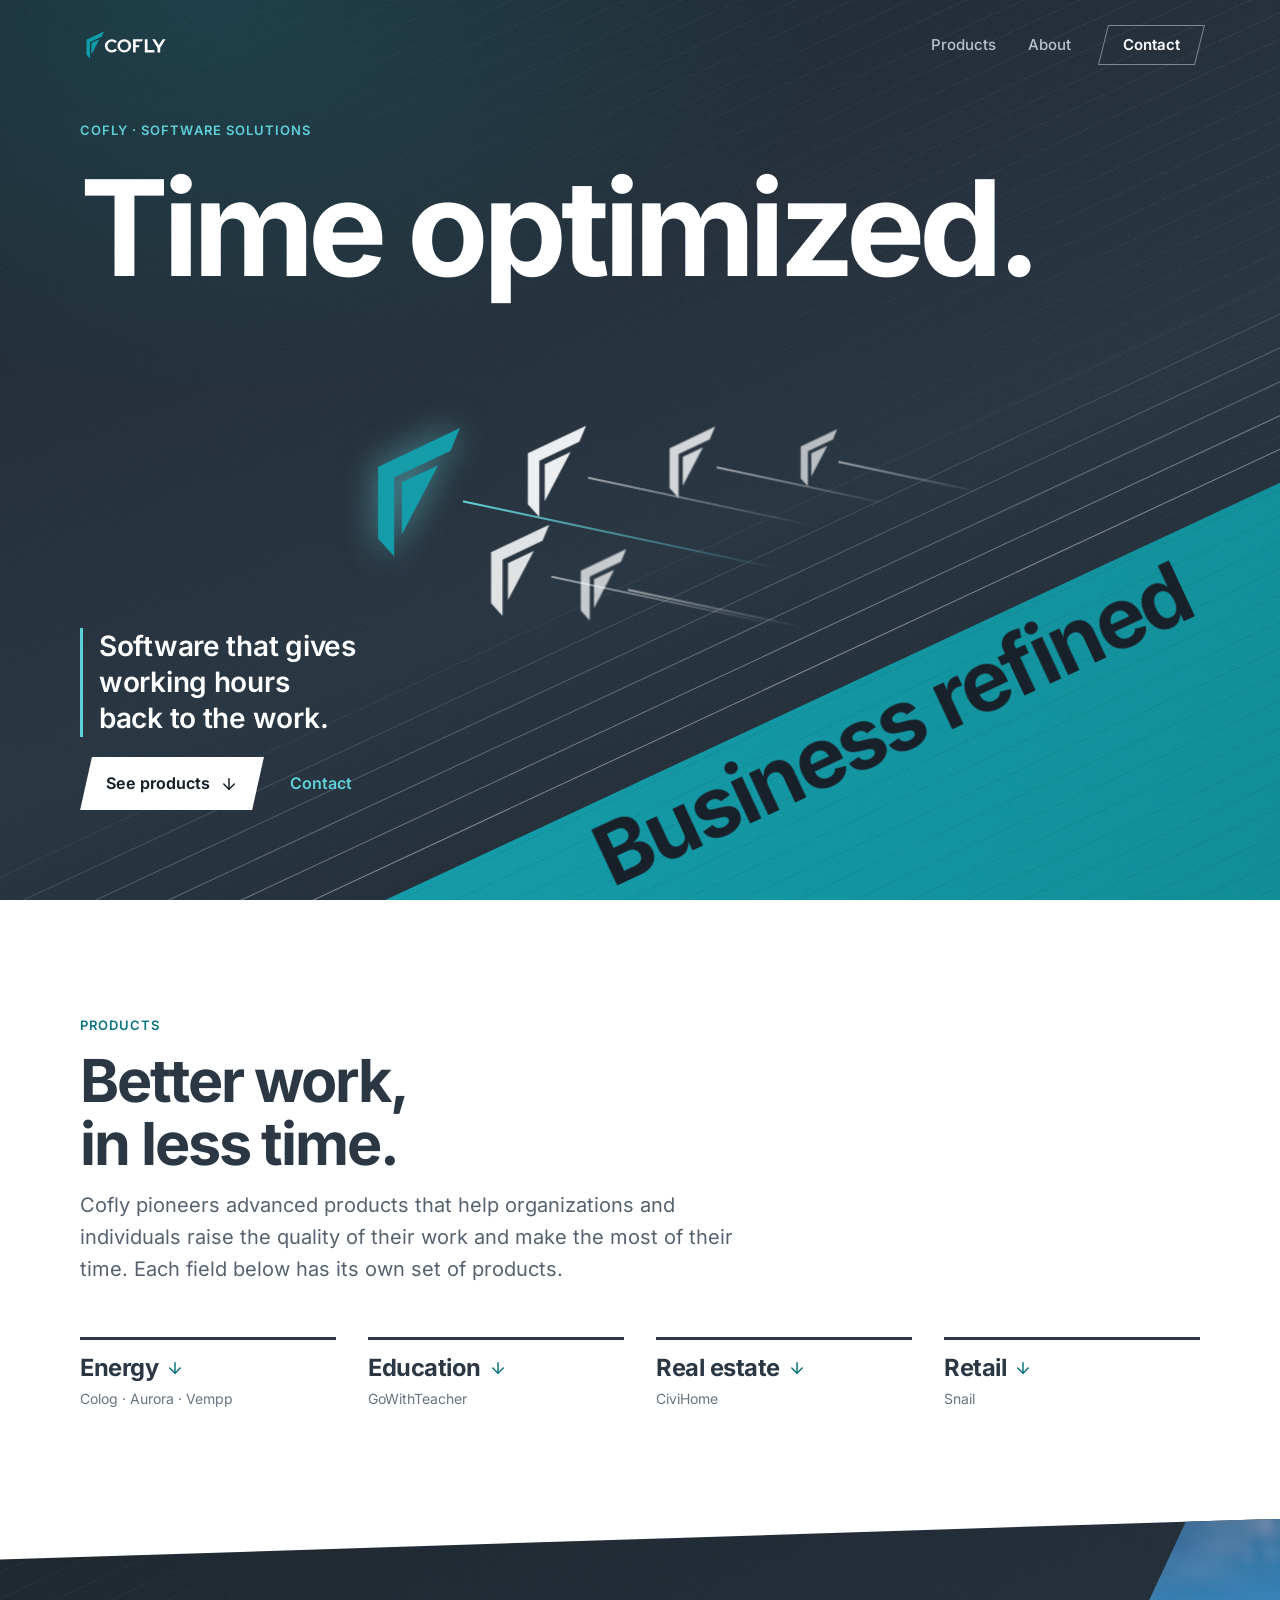
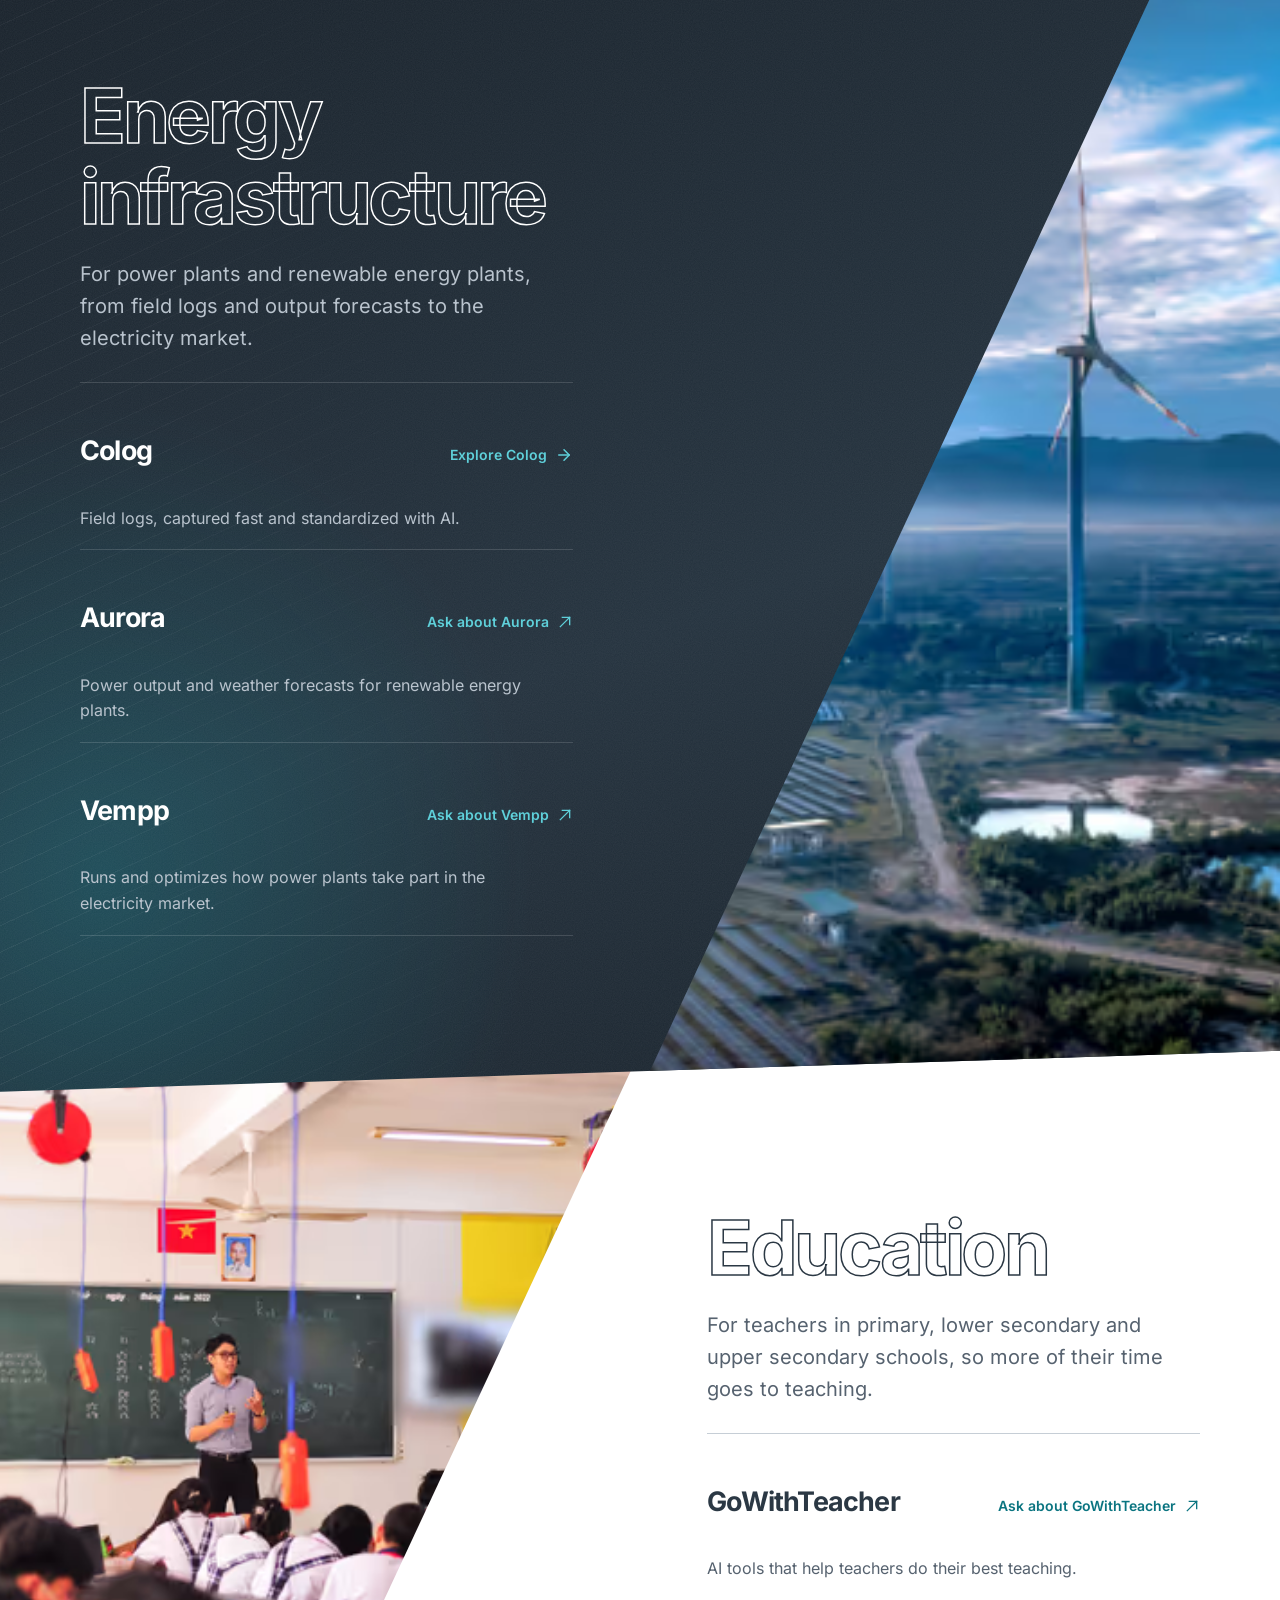
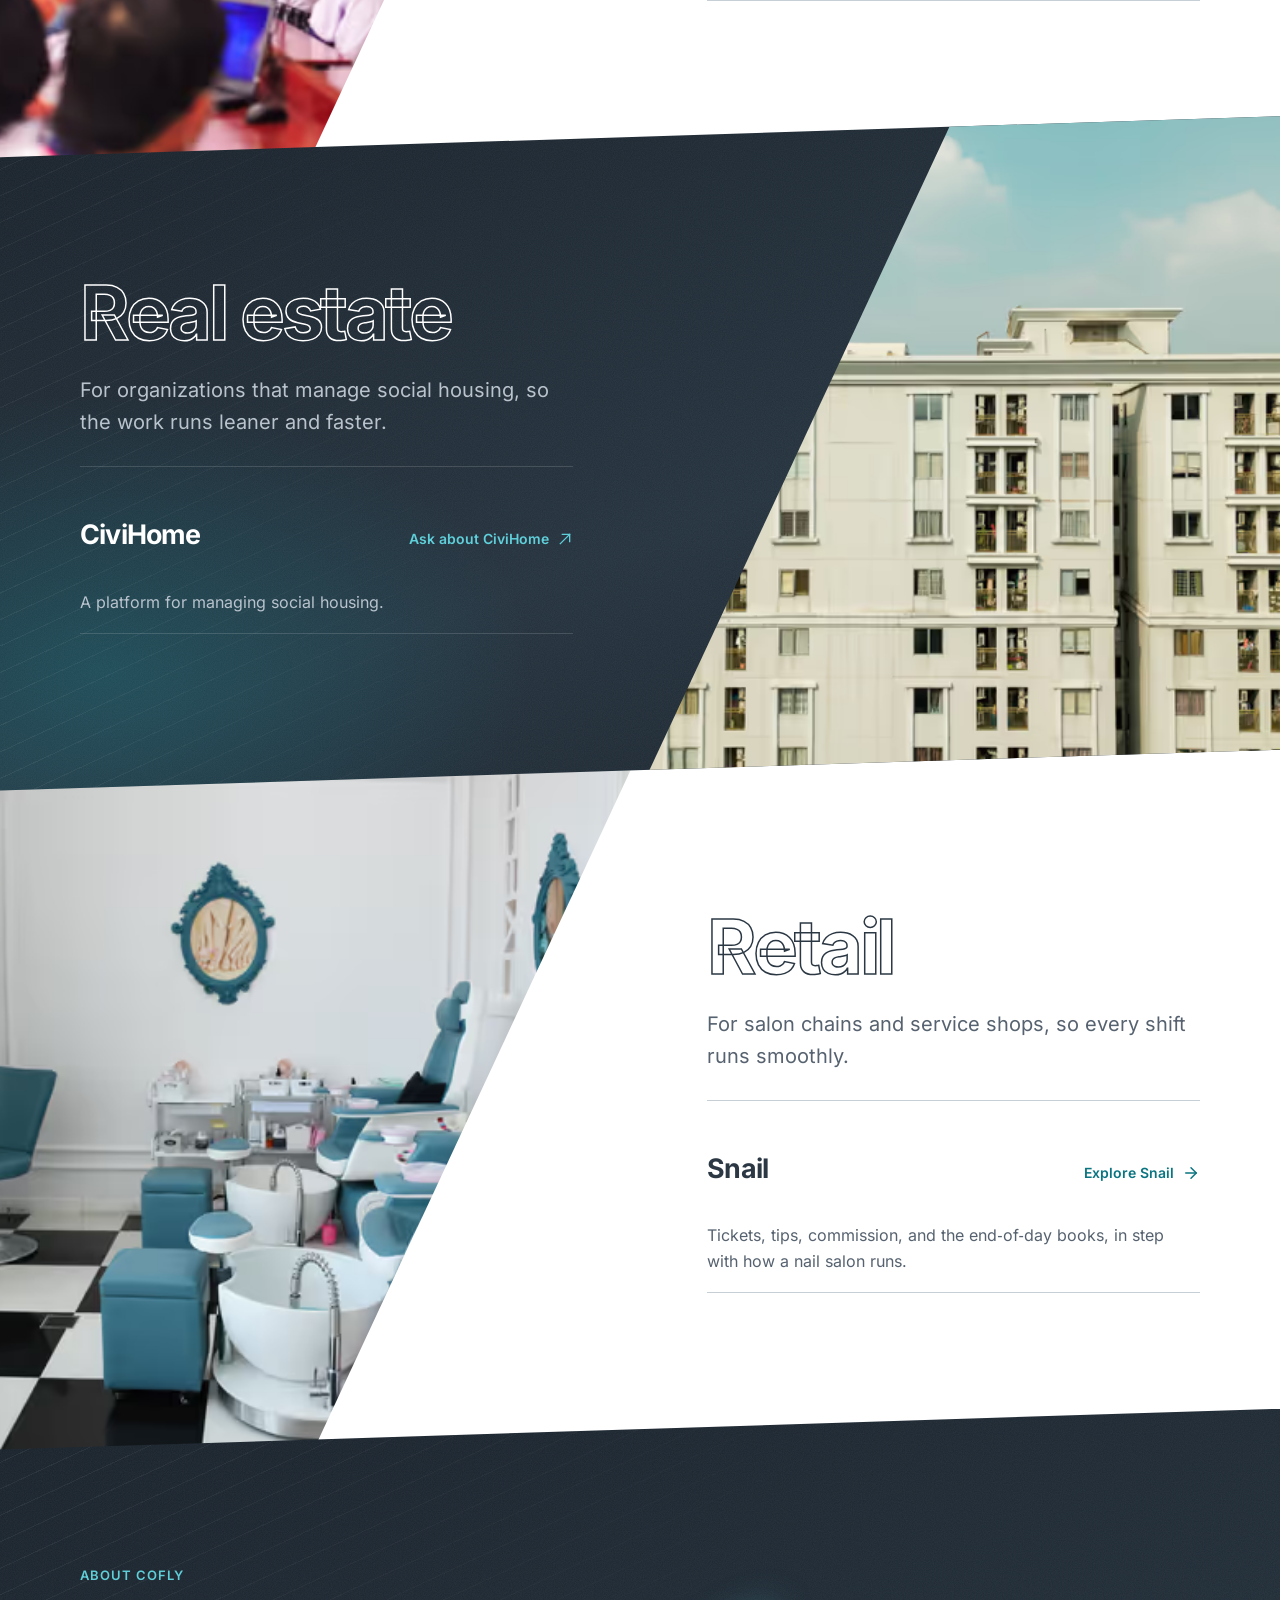
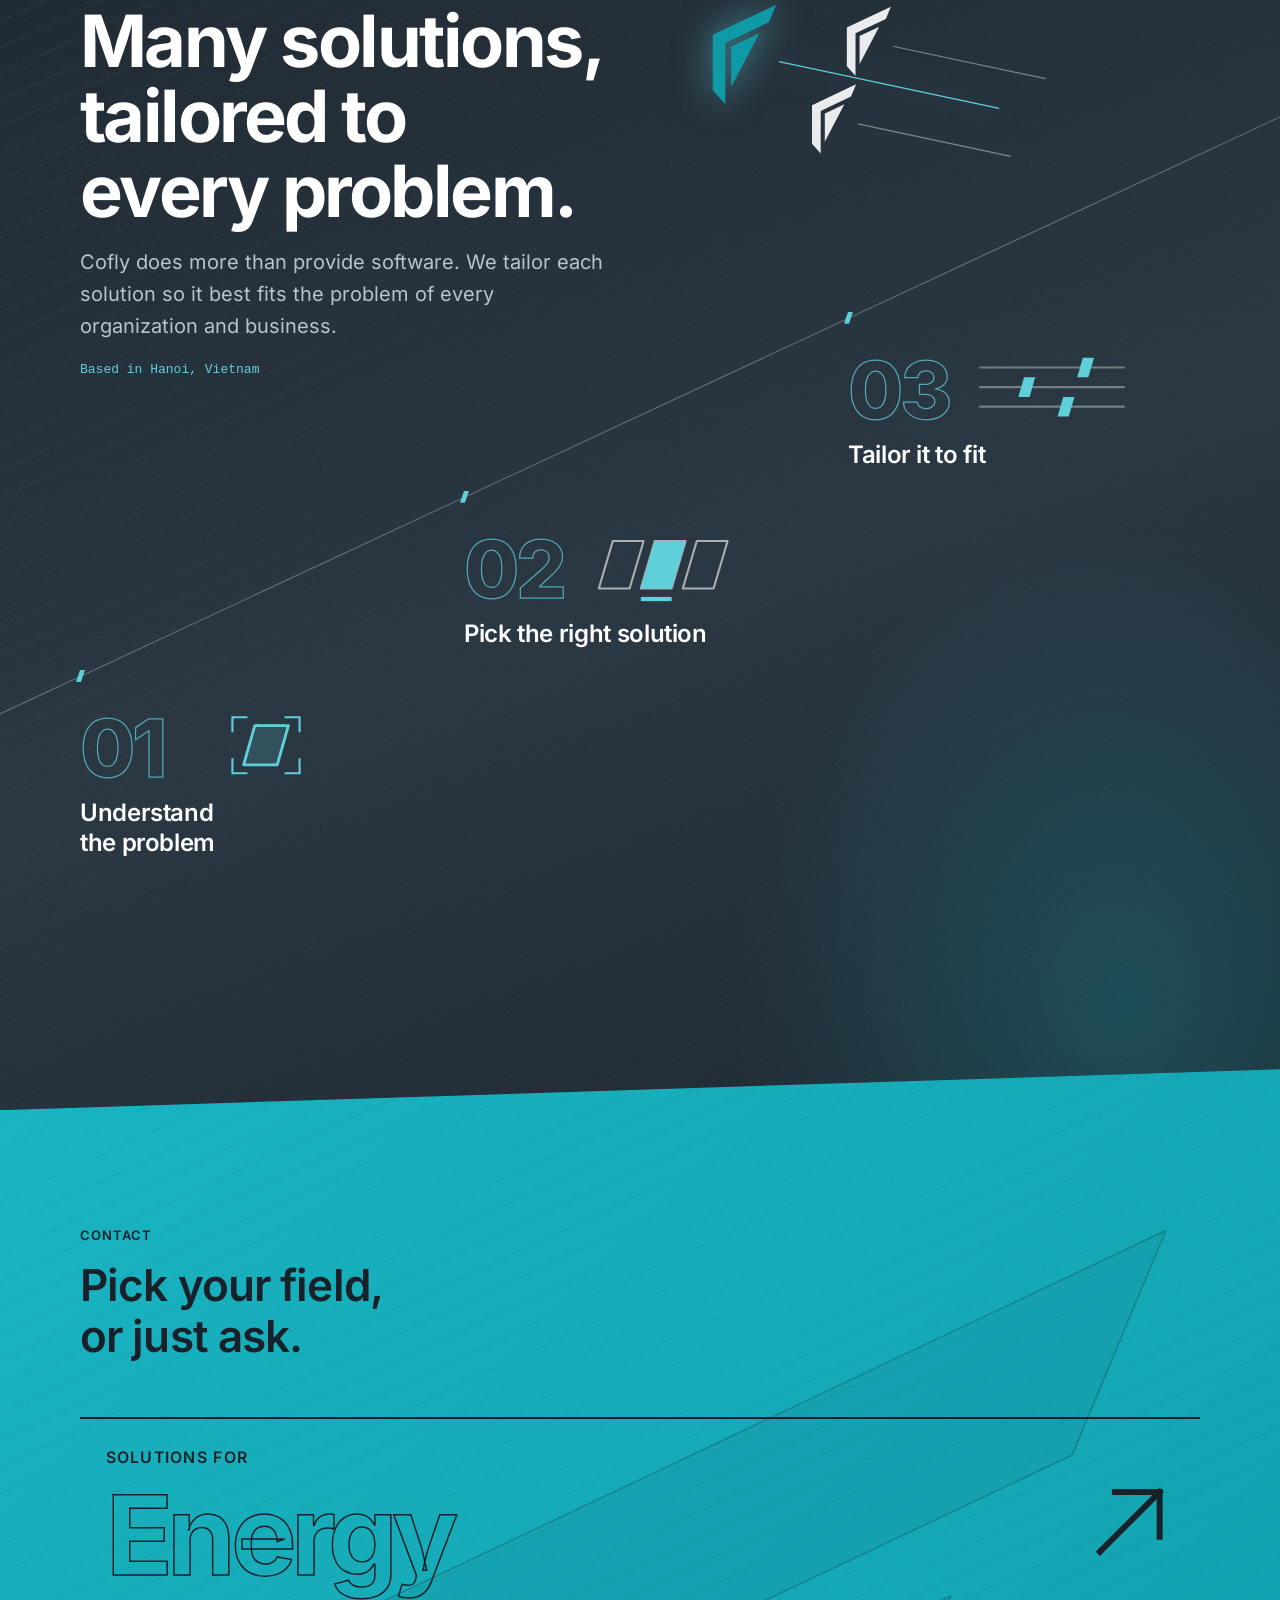
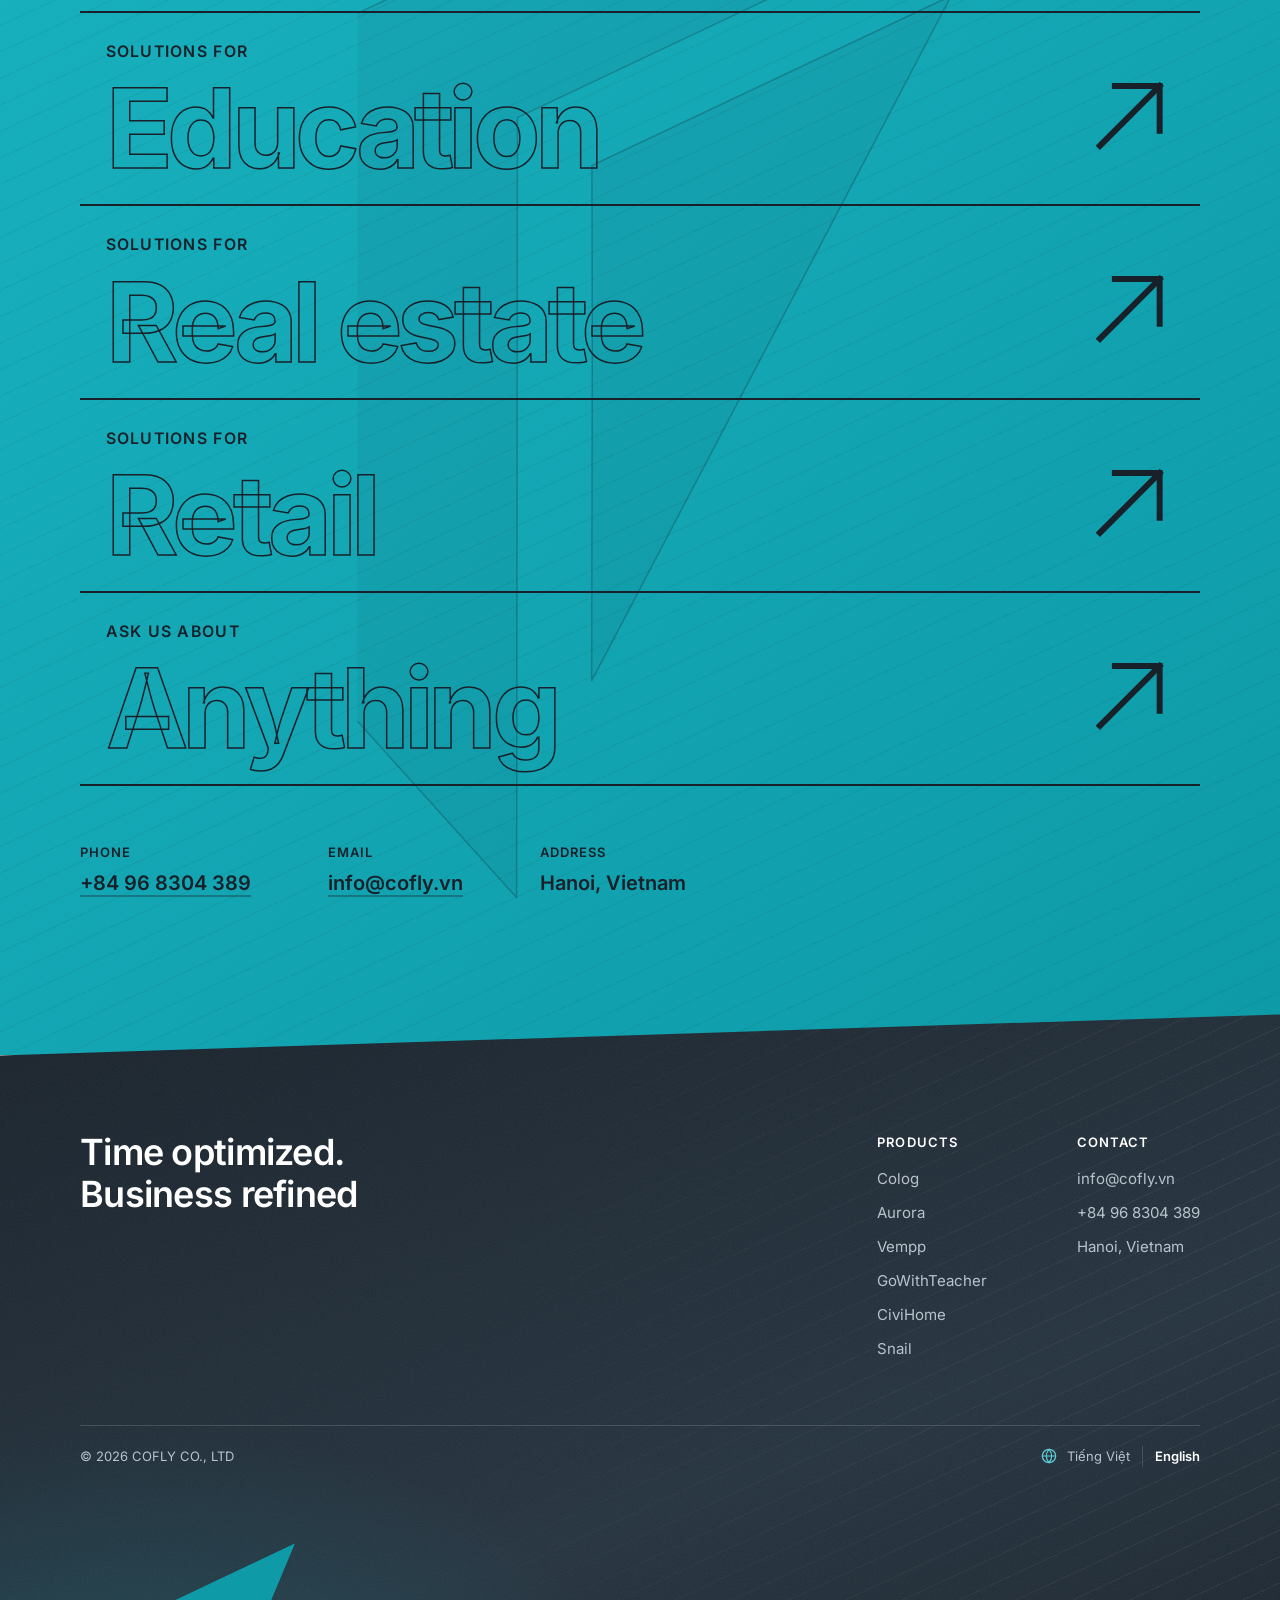
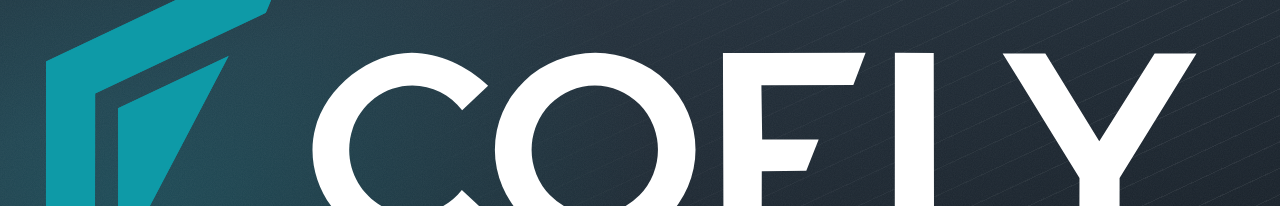
<file: en/index.html>
<!DOCTYPE html><html lang="en"> <head><meta charset="utf-8"><meta name="viewport" content="width=device-width, initial-scale=1"><title>Cofly · Time optimized. Business refined</title><meta name="description" content="Cofly is a startup that builds software to help businesses and organizations make the most of their time. Software for energy infrastructure, education, real estate and retail."><link rel="canonical" href="https://cofly.vn/en/"><link rel="alternate" hreflang="vi" href="https://cofly.vn/"><link rel="alternate" hreflang="en" href="https://cofly.vn/en/"><link rel="alternate" hreflang="x-default" href="https://cofly.vn/"><meta property="og:title" content="Cofly · Time optimized. Business refined"><meta property="og:description" content="Cofly is a startup that builds software to help businesses and organizations make the most of their time. Software for energy infrastructure, education, real estate and retail."><meta property="og:type" content="website"><meta property="og:url" content="https://cofly.vn/en/"><meta property="og:locale" content="en_US"><meta property="og:locale:alternate" content="vi_VN"><meta property="og:site_name" content="Cofly"><meta property="og:image" content="https://cofly.vn/brand/og-cofly-en.png"><meta property="og:image:width" content="1200"><meta property="og:image:height" content="630"><meta property="og:image:alt" content="Cofly. Time optimized. Business refined"><meta name="twitter:card" content="summary_large_image"><link rel="icon" href="/favicon.ico" sizes="any"><link rel="icon" href="/favicon.svg" type="image/svg+xml"><link rel="apple-touch-icon" href="/apple-touch-icon.png"><meta name="theme-color" content="#18212a"><!-- Inter tự host (gói @fontsource-variable/inter). Nạp trước hai tập ký tự mà chữ tiếng Việt cần. --><link rel="preload" as="font" type="font/woff2" href="/_astro/inter-latin-wght-normal.Dx4kXJAl.woff2" crossorigin><link rel="preload" as="font" type="font/woff2" href="/_astro/inter-vietnamese-wght-normal.CBcvBZtf.woff2" crossorigin><script type="application/ld+json">{"@context":"https://schema.org","@type":"Organization","name":"Cofly","legalName":"COFLY CO., LTD","url":"https://cofly.vn/en/","logo":"https://cofly.vn/brand/cofly-logo.svg","slogan":"Time optimized. Business refined","description":"Cofly is a startup that builds software to help businesses and organizations make the most of their time. Software for energy infrastructure, education, real estate and retail.","foundingDate":"2026","email":"info@cofly.vn","telephone":"+84968304389","address":{"@type":"PostalAddress","addressLocality":"Hanoi","addressCountry":"VN"}}</script><link rel="stylesheet" href="/_astro/Landing.Dp9mvLCj.css"></head> <body>  <a class="cf-skip" href="#san-pham">Skip to the product list</a> <header class="head" data-astro-cid-pfgkfabn> <div class="head__bar" data-astro-cid-pfgkfabn> <a class="head__logo" href="/en/" aria-label="Cofly, home" data-astro-cid-pfgkfabn> <img src="/brand/cofly-logo-dark.svg" alt="Cofly" width="93" height="32" data-astro-cid-pfgkfabn> </a> <nav class="head__nav" aria-label="Main navigation" data-astro-cid-pfgkfabn> <a href="#san-pham" data-astro-cid-pfgkfabn>Products</a> <a class="head__about" href="#ve-cofly" data-astro-cid-pfgkfabn>About</a> <a class="head__cta" href="#lien-he" data-astro-cid-pfgkfabn>Contact</a> </nav> </div> </header> <main> <section class="hero cf-night" data-astro-cid-hzqeupbs> <div class="hero__rays" aria-hidden="true" data-astro-cid-hzqeupbs> <span style="--p: 0.167" data-astro-cid-hzqeupbs></span><span style="--p: 0.333" data-astro-cid-hzqeupbs></span><span style="--p: 0.500" data-astro-cid-hzqeupbs></span><span style="--p: 0.667" data-astro-cid-hzqeupbs></span><span style="--p: 0.833" data-astro-cid-hzqeupbs></span><span style="--p: 1.000" data-astro-cid-hzqeupbs></span> </div> <div class="hero__slab" aria-hidden="true" data-astro-cid-hzqeupbs></div> <div class="hero__flock" aria-hidden="true" data-astro-cid-hzqeupbs> <span class="hero__runway" data-astro-cid-hzqeupbs></span> <div class="bird bird--lead" style="--b: 0; --l: 0; --s: 9; --pw: 40.4; --pm: 74.1; --i: 0" data-astro-cid-hzqeupbs> <span class="bird__trail" data-astro-cid-hzqeupbs></span> <div class="bird__body" data-astro-cid-hzqeupbs> <svg class="bird__mark" viewBox="62 206 36 54" focusable="false" data-astro-cid-hzqeupbs> <path d="M64.013 223.147 96 208l-3.711 8.892-21.957 10.394-.034 30.875L64 251.18" data-astro-cid-hzqeupbs></path><path d="m73.278 229.178 14.226-6.719-14.235 27.12.024-13.392z" data-astro-cid-hzqeupbs></path> </svg> </div> </div><div class="bird" style="--b: 8.5; --l: 3.2; --s: 6.4; --pw: 47.3; --pm: 87.7; --i: 1" data-astro-cid-hzqeupbs> <span class="bird__trail" data-astro-cid-hzqeupbs></span> <div class="bird__body" data-astro-cid-hzqeupbs> <svg class="bird__mark" viewBox="62 206 36 54" focusable="false" data-astro-cid-hzqeupbs> <path d="M64.013 223.147 96 208l-3.711 8.892-21.957 10.394-.034 30.875L64 251.18" data-astro-cid-hzqeupbs></path><path d="m73.278 229.178 14.226-6.719-14.235 27.12.024-13.392z" data-astro-cid-hzqeupbs></path> </svg> </div> </div><div class="bird" style="--b: 7.5; --l: -3.6; --s: 6.4; --pw: 30.4; --pm: 49.5; --i: 2" data-astro-cid-hzqeupbs> <span class="bird__trail" data-astro-cid-hzqeupbs></span> <div class="bird__body" data-astro-cid-hzqeupbs> <svg class="bird__mark" viewBox="62 206 36 54" focusable="false" data-astro-cid-hzqeupbs> <path d="M64.013 223.147 96 208l-3.711 8.892-21.957 10.394-.034 30.875L64 251.18" data-astro-cid-hzqeupbs></path><path d="m73.278 229.178 14.226-6.719-14.235 27.12.024-13.392z" data-astro-cid-hzqeupbs></path> </svg> </div> </div><div class="bird" style="--b: 17; --l: 5.6; --s: 5; --pw: 53.4; --pm: 99; --i: 3" data-astro-cid-hzqeupbs> <span class="bird__trail" data-astro-cid-hzqeupbs></span> <div class="bird__body" data-astro-cid-hzqeupbs> <svg class="bird__mark" viewBox="62 206 36 54" focusable="false" data-astro-cid-hzqeupbs> <path d="M64.013 223.147 96 208l-3.711 8.892-21.957 10.394-.034 30.875L64 251.18" data-astro-cid-hzqeupbs></path><path d="m73.278 229.178 14.226-6.719-14.235 27.12.024-13.392z" data-astro-cid-hzqeupbs></path> </svg> </div> </div><div class="bird" style="--b: 13; --l: -3.4; --s: 5; --pw: 35; --pm: 60.8; --i: 4" data-astro-cid-hzqeupbs> <span class="bird__trail" data-astro-cid-hzqeupbs></span> <div class="bird__body" data-astro-cid-hzqeupbs> <svg class="bird__mark" viewBox="62 206 36 54" focusable="false" data-astro-cid-hzqeupbs> <path d="M64.013 223.147 96 208l-3.711 8.892-21.957 10.394-.034 30.875L64 251.18" data-astro-cid-hzqeupbs></path><path d="m73.278 229.178 14.226-6.719-14.235 27.12.024-13.392z" data-astro-cid-hzqeupbs></path> </svg> </div> </div><div class="bird" style="--b: 25; --l: 7.6; --s: 4; --pw: 58.8; --pm: 108.9; --i: 5" data-astro-cid-hzqeupbs> <span class="bird__trail" data-astro-cid-hzqeupbs></span> <div class="bird__body" data-astro-cid-hzqeupbs> <svg class="bird__mark" viewBox="62 206 36 54" focusable="false" data-astro-cid-hzqeupbs> <path d="M64.013 223.147 96 208l-3.711 8.892-21.957 10.394-.034 30.875L64 251.18" data-astro-cid-hzqeupbs></path><path d="m73.278 229.178 14.226-6.719-14.235 27.12.024-13.392z" data-astro-cid-hzqeupbs></path> </svg> </div> </div> </div> <div class="cf-wrap hero__inner" data-astro-cid-hzqeupbs> <p class="cf-eyebrow" data-astro-cid-hzqeupbs>Cofly · Software solutions</p> <h1 class="hero__title" lang="en" data-astro-cid-hzqeupbs> <span class="hero__line1" data-astro-cid-hzqeupbs><span data-astro-cid-hzqeupbs>Time optimized.</span></span> <span class="hero__line2" data-astro-cid-hzqeupbs>Business refined</span> </h1> <div class="hero__copy" data-astro-cid-hzqeupbs> <p class="hero__sub" data-astro-cid-hzqeupbs>Software that gives working hours back to the work.</p> <div class="hero__actions" data-astro-cid-hzqeupbs> <a class="hero__cta" href="#san-pham" data-astro-cid-hzqeupbs> See products <svg viewBox="0 0 24 24" width="18" height="18" fill="none" stroke="currentColor" stroke-width="2" stroke-linecap="round" stroke-linejoin="round" aria-hidden="true" data-astro-cid-hzqeupbs> <line x1="12" y1="5" x2="12" y2="19" data-astro-cid-hzqeupbs></line><polyline points="19 12 12 19 5 12" data-astro-cid-hzqeupbs></polyline> </svg> </a> <a class="hero__link" href="#lien-he" data-astro-cid-hzqeupbs>Contact</a> </div> </div> </div> </section> <section class="fields" id="san-pham" aria-labelledby="h-san-pham" data-astro-cid-3go5gqrm> <header class="cf-wrap fields__head" data-astro-cid-3go5gqrm> <div class="fields__intro cf-reveal" data-astro-cid-3go5gqrm> <p class="cf-eyebrow" data-astro-cid-3go5gqrm>Products</p> <h2 class="fields__title" id="h-san-pham" data-astro-cid-3go5gqrm>Better work, in less time.</h2> <p class="fields__lede" data-astro-cid-3go5gqrm>Cofly pioneers advanced products that help organizations and individuals raise the quality of their work and make the most of their time. Each field below has its own set of products.</p> </div> <nav aria-label="Fields" data-astro-cid-3go5gqrm> <ul class="index" data-astro-cid-3go5gqrm> <li data-astro-cid-3go5gqrm> <a class="index__link" href="#nang-luong" data-astro-cid-3go5gqrm> <span class="index__name" data-astro-cid-3go5gqrm> Energy <svg viewBox="0 0 24 24" width="18" height="18" fill="none" stroke="currentColor" stroke-width="2" stroke-linecap="round" stroke-linejoin="round" aria-hidden="true" data-astro-cid-3go5gqrm> <line x1="12" y1="5" x2="12" y2="19" data-astro-cid-3go5gqrm></line> <polyline points="5 12 12 19 19 12" data-astro-cid-3go5gqrm></polyline> </svg> </span> <span class="index__products" data-astro-cid-3go5gqrm>Colog · Aurora · Vempp</span> </a> </li><li data-astro-cid-3go5gqrm> <a class="index__link" href="#giao-duc" data-astro-cid-3go5gqrm> <span class="index__name" data-astro-cid-3go5gqrm> Education <svg viewBox="0 0 24 24" width="18" height="18" fill="none" stroke="currentColor" stroke-width="2" stroke-linecap="round" stroke-linejoin="round" aria-hidden="true" data-astro-cid-3go5gqrm> <line x1="12" y1="5" x2="12" y2="19" data-astro-cid-3go5gqrm></line> <polyline points="5 12 12 19 19 12" data-astro-cid-3go5gqrm></polyline> </svg> </span> <span class="index__products" data-astro-cid-3go5gqrm>GoWithTeacher</span> </a> </li><li data-astro-cid-3go5gqrm> <a class="index__link" href="#bat-dong-san" data-astro-cid-3go5gqrm> <span class="index__name" data-astro-cid-3go5gqrm> Real estate <svg viewBox="0 0 24 24" width="18" height="18" fill="none" stroke="currentColor" stroke-width="2" stroke-linecap="round" stroke-linejoin="round" aria-hidden="true" data-astro-cid-3go5gqrm> <line x1="12" y1="5" x2="12" y2="19" data-astro-cid-3go5gqrm></line> <polyline points="5 12 12 19 19 12" data-astro-cid-3go5gqrm></polyline> </svg> </span> <span class="index__products" data-astro-cid-3go5gqrm>CiviHome</span> </a> </li><li data-astro-cid-3go5gqrm> <a class="index__link" href="#ban-le" data-astro-cid-3go5gqrm> <span class="index__name" data-astro-cid-3go5gqrm> Retail <svg viewBox="0 0 24 24" width="18" height="18" fill="none" stroke="currentColor" stroke-width="2" stroke-linecap="round" stroke-linejoin="round" aria-hidden="true" data-astro-cid-3go5gqrm> <line x1="12" y1="5" x2="12" y2="19" data-astro-cid-3go5gqrm></line> <polyline points="5 12 12 19 19 12" data-astro-cid-3go5gqrm></polyline> </svg> </span> <span class="index__products" data-astro-cid-3go5gqrm>Snail</span> </a> </li> </ul> </nav> </header> <article class="field field--dark cf-night cf-cut-both" id="nang-luong" aria-labelledby="h-nang-luong" data-astro-cid-3go5gqrm> <div class="field__photo" style="--pos: 64% 50%" data-astro-cid-3go5gqrm> <picture data-astro-cid-3go5gqrm="true"> <source srcset="/_astro/energy.CJFu_mjF_114lfQ.avif 640w, /_astro/energy.CJFu_mjF_Zsqs67.avif 960w, /_astro/energy.CJFu_mjF_29RpgE.avif 1280w, /_astro/energy.CJFu_mjF_Z6WuEN.avif 1920w, /_astro/energy.CJFu_mjF_Knnon.avif 2560w" type="image/avif" sizes="(min-width: 900px) 50vw, 100vw"><source srcset="/_astro/energy.CJFu_mjF_Z1LUgYw.webp 640w, /_astro/energy.CJFu_mjF_1NL3sr.webp 960w, /_astro/energy.CJFu_mjF_1HrqmQ.webp 1280w, /_astro/energy.CJFu_mjF_1cqtV6.webp 1920w, /_astro/energy.CJFu_mjF_24Ln0h.webp 2560w" type="image/webp" sizes="(min-width: 900px) 50vw, 100vw">  <img src="/_astro/energy.CJFu_mjF_Z1nYy4M.jpg" srcset="/_astro/energy.CJFu_mjF_1faOKX.jpg 640w, /_astro/energy.CJFu_mjF_ZejXA0.jpg 960w, /_astro/energy.CJFu_mjF_ZPdRxE.jpg 1280w, /_astro/energy.CJFu_mjF_Z1CyWuD.jpg 1920w, /_astro/energy.CJFu_mjF_ZKe4qs.jpg 2560w" alt="Solar panels and wind turbines in the morning mist in Cam Ranh, Khanh Hoa." sizes="(min-width: 900px) 50vw, 100vw" data-astro-cid-3go5gqrm="true" loading="lazy" decoding="async" width="3200" height="2132"> </picture> </div> <div class="cf-wrap field__inner" data-astro-cid-3go5gqrm> <div class="field__body cf-reveal" data-astro-cid-3go5gqrm> <h3 class="field__name cf-fill" id="h-nang-luong" data-astro-cid-3go5gqrm>Energy infrastructure</h3> <p class="field__line" data-astro-cid-3go5gqrm>For power plants and renewable energy plants, from field logs and output forecasts to the electricity market.</p> <ul class="field__products" data-astro-cid-3go5gqrm> <li data-astro-cid-3go5gqrm> <article class="item" data-astro-cid-4ikpuqyg> <h4 class="item__name" data-astro-cid-4ikpuqyg>Colog</h4> <p class="item__desc" data-astro-cid-4ikpuqyg>Field logs, captured fast and standardized with AI.</p> <a class="item__link" href="/en/colog/" data-astro-cid-4ikpuqyg> Explore Colog <svg viewBox="0 0 24 24" width="18" height="18" fill="none" stroke="currentColor" stroke-width="2" stroke-linecap="round" stroke-linejoin="round" aria-hidden="true" data-astro-cid-4ikpuqyg> <line x1="5" y1="12" x2="19" y2="12" data-astro-cid-4ikpuqyg></line> <polyline points="12 5 19 12 12 19" data-astro-cid-4ikpuqyg></polyline> </svg> </a> </article> </li><li data-astro-cid-3go5gqrm> <article class="item" data-astro-cid-4ikpuqyg> <h4 class="item__name" data-astro-cid-4ikpuqyg>Aurora</h4> <p class="item__desc" data-astro-cid-4ikpuqyg>Power output and weather forecasts for renewable energy plants.</p> <a class="item__link" href="mailto:info@cofly.vn?subject=About%20Aurora&amp;body=Hello%20Cofly%2C%0D%0A%0D%0AI%20would%20like%20to%20learn%20more%20about%20Aurora.%0D%0A%0D%0AName%3A%0D%0AOrganization%3A%0D%0APhone%3A%0D%0APreferred%20time%3A" data-astro-cid-4ikpuqyg> Ask about Aurora <svg viewBox="0 0 24 24" width="16" height="16" fill="none" stroke="currentColor" stroke-width="2" stroke-linecap="square" aria-hidden="true" data-astro-cid-4ikpuqyg> <line x1="5" y1="19" x2="19" y2="5" data-astro-cid-4ikpuqyg></line> <polyline points="8 5 19 5 19 16" data-astro-cid-4ikpuqyg></polyline> </svg> </a> </article> </li><li data-astro-cid-3go5gqrm> <article class="item" data-astro-cid-4ikpuqyg> <h4 class="item__name" data-astro-cid-4ikpuqyg>Vempp</h4> <p class="item__desc" data-astro-cid-4ikpuqyg>Runs and optimizes how power plants take part in the electricity market.</p> <a class="item__link" href="mailto:info@cofly.vn?subject=About%20Vempp&amp;body=Hello%20Cofly%2C%0D%0A%0D%0AI%20would%20like%20to%20learn%20more%20about%20Vempp.%0D%0A%0D%0AName%3A%0D%0AOrganization%3A%0D%0APhone%3A%0D%0APreferred%20time%3A" data-astro-cid-4ikpuqyg> Ask about Vempp <svg viewBox="0 0 24 24" width="16" height="16" fill="none" stroke="currentColor" stroke-width="2" stroke-linecap="square" aria-hidden="true" data-astro-cid-4ikpuqyg> <line x1="5" y1="19" x2="19" y2="5" data-astro-cid-4ikpuqyg></line> <polyline points="8 5 19 5 19 16" data-astro-cid-4ikpuqyg></polyline> </svg> </a> </article> </li> </ul> </div> </div> </article><article class="field field--light cf-under" id="giao-duc" aria-labelledby="h-giao-duc" data-astro-cid-3go5gqrm> <div class="field__photo" style="--pos: 38% 45%" data-astro-cid-3go5gqrm> <picture data-astro-cid-3go5gqrm="true"> <source srcset="/_astro/education.C-RG6O-A_14yMpr.avif 640w, /_astro/education.C-RG6O-A_ZSPfXx.avif 960w, /_astro/education.C-RG6O-A_ZS5Q7u.avif 1280w, /_astro/education.C-RG6O-A_1z30Vd.avif 1920w, /_astro/education.C-RG6O-A_Z29C11r.avif 2560w" type="image/avif" sizes="(min-width: 900px) 50vw, 100vw"><source srcset="/_astro/education.C-RG6O-A_1faqBU.webp 640w, /_astro/education.C-RG6O-A_ZIeBL4.webp 960w, /_astro/education.C-RG6O-A_ZzF4AG.webp 1280w, /_astro/education.C-RG6O-A_KJRsf.webp 1920w, /_astro/education.C-RG6O-A_27gYjw.webp 2560w" type="image/webp" sizes="(min-width: 900px) 50vw, 100vw">  <img src="/_astro/education.C-RG6O-A_nnqIs.jpg" srcset="/_astro/education.C-RG6O-A_ZdF334.jpg 640w, /_astro/education.C-RG6O-A_Z2c56r3.jpg 960w, /_astro/education.C-RG6O-A_Zt2Q3L.jpg 1280w, /_astro/education.C-RG6O-A_ZW1nCe.jpg 1920w, /_astro/education.C-RG6O-A_ouIe3.jpg 2560w" alt="A teacher lecturing at a chalkboard while students in uniform listen." sizes="(min-width: 900px) 50vw, 100vw" data-astro-cid-3go5gqrm="true" loading="lazy" decoding="async" width="3200" height="1958"> </picture> </div> <div class="cf-wrap field__inner" data-astro-cid-3go5gqrm> <div class="field__body cf-reveal" data-astro-cid-3go5gqrm> <h3 class="field__name cf-fill" id="h-giao-duc" data-astro-cid-3go5gqrm>Education</h3> <p class="field__line" data-astro-cid-3go5gqrm>For teachers in primary, lower secondary and upper secondary schools, so more of their time goes to teaching.</p> <ul class="field__products" data-astro-cid-3go5gqrm> <li data-astro-cid-3go5gqrm> <article class="item" data-astro-cid-4ikpuqyg> <h4 class="item__name" data-astro-cid-4ikpuqyg>GoWithTeacher</h4> <p class="item__desc" data-astro-cid-4ikpuqyg>AI tools that help teachers do their best teaching.</p> <a class="item__link" href="mailto:info@cofly.vn?subject=About%20GoWithTeacher&amp;body=Hello%20Cofly%2C%0D%0A%0D%0AI%20would%20like%20to%20learn%20more%20about%20GoWithTeacher.%0D%0A%0D%0AName%3A%0D%0AOrganization%3A%0D%0APhone%3A%0D%0APreferred%20time%3A" data-astro-cid-4ikpuqyg> Ask about GoWithTeacher <svg viewBox="0 0 24 24" width="16" height="16" fill="none" stroke="currentColor" stroke-width="2" stroke-linecap="square" aria-hidden="true" data-astro-cid-4ikpuqyg> <line x1="5" y1="19" x2="19" y2="5" data-astro-cid-4ikpuqyg></line> <polyline points="8 5 19 5 19 16" data-astro-cid-4ikpuqyg></polyline> </svg> </a> </article> </li> </ul> </div> </div> </article><article class="field field--dark cf-night cf-cut-both" id="bat-dong-san" aria-labelledby="h-bat-dong-san" data-astro-cid-3go5gqrm> <div class="field__photo" style="--pos: 50% 62%" data-astro-cid-3go5gqrm> <picture data-astro-cid-3go5gqrm="true"> <source srcset="/_astro/realestate.nBUVxMC2_Z1t7V78.avif 640w, /_astro/realestate.nBUVxMC2_Z8xWB0.avif 960w, /_astro/realestate.nBUVxMC2_2hvdJh.avif 1280w, /_astro/realestate.nBUVxMC2_Z1OD28h.avif 1920w, /_astro/realestate.nBUVxMC2_s1t2B.avif 2560w" type="image/avif" sizes="(min-width: 900px) 50vw, 100vw"><source srcset="/_astro/realestate.nBUVxMC2_Z1aH9Ak.webp 640w, /_astro/realestate.nBUVxMC2_9QNTN.webp 960w, /_astro/realestate.nBUVxMC2_1td5gj.webp 1280w, /_astro/realestate.nBUVxMC2_Z1rQBKA.webp 1920w, /_astro/realestate.nBUVxMC2_OMSpi.webp 2560w" type="image/webp" sizes="(min-width: 900px) 50vw, 100vw">  <img src="/_astro/realestate.nBUVxMC2_1e2JmX.jpg" srcset="/_astro/realestate.nBUVxMC2_Z144V3p.jpg 640w, /_astro/realestate.nBUVxMC2_gu2rI.jpg 960w, /_astro/realestate.nBUVxMC2_ZeyaOa.jpg 1280w, /_astro/realestate.nBUVxMC2_1eiMrW.jpg 1920w, /_astro/realestate.nBUVxMC2_Z1ydPb6.jpg 2560w" alt="A row of low-rise apartment blocks with evenly spaced windows and balconies." sizes="(min-width: 900px) 50vw, 100vw" data-astro-cid-3go5gqrm="true" loading="lazy" decoding="async" width="3200" height="2391"> </picture> </div> <div class="cf-wrap field__inner" data-astro-cid-3go5gqrm> <div class="field__body cf-reveal" data-astro-cid-3go5gqrm> <h3 class="field__name cf-fill" id="h-bat-dong-san" data-astro-cid-3go5gqrm>Real estate</h3> <p class="field__line" data-astro-cid-3go5gqrm>For organizations that manage social housing, so the work runs leaner and faster.</p> <ul class="field__products" data-astro-cid-3go5gqrm> <li data-astro-cid-3go5gqrm> <article class="item" data-astro-cid-4ikpuqyg> <h4 class="item__name" data-astro-cid-4ikpuqyg>CiviHome</h4> <p class="item__desc" data-astro-cid-4ikpuqyg>A platform for managing social housing.</p> <a class="item__link" href="mailto:info@cofly.vn?subject=About%20CiviHome&amp;body=Hello%20Cofly%2C%0D%0A%0D%0AI%20would%20like%20to%20learn%20more%20about%20CiviHome.%0D%0A%0D%0AName%3A%0D%0AOrganization%3A%0D%0APhone%3A%0D%0APreferred%20time%3A" data-astro-cid-4ikpuqyg> Ask about CiviHome <svg viewBox="0 0 24 24" width="16" height="16" fill="none" stroke="currentColor" stroke-width="2" stroke-linecap="square" aria-hidden="true" data-astro-cid-4ikpuqyg> <line x1="5" y1="19" x2="19" y2="5" data-astro-cid-4ikpuqyg></line> <polyline points="8 5 19 5 19 16" data-astro-cid-4ikpuqyg></polyline> </svg> </a> </article> </li> </ul> </div> </div> </article><article class="field field--light cf-under" id="ban-le" aria-labelledby="h-ban-le" data-astro-cid-3go5gqrm> <div class="field__photo" style="--pos: 64% 50%" data-astro-cid-3go5gqrm> <picture data-astro-cid-3go5gqrm="true"> <source srcset="/_astro/retail.v1qvNz4B_1o1wqp.avif 640w, /_astro/retail.v1qvNz4B_Z1zU94k.avif 960w, /_astro/retail.v1qvNz4B_Z2812Tl.avif 1280w, /_astro/retail.v1qvNz4B_RKhtM.avif 1920w, /_astro/retail.v1qvNz4B_1xG42j.avif 2560w" type="image/avif" sizes="(min-width: 900px) 50vw, 100vw"><source srcset="/_astro/retail.v1qvNz4B_Z1oX5NX.webp 640w, /_astro/retail.v1qvNz4B_Ghmue.webp 960w, /_astro/retail.v1qvNz4B_2uK70M.webp 1280w, /_astro/retail.v1qvNz4B_2c9h5G.webp 1920w, /_astro/retail.v1qvNz4B_Z2d75aI.webp 2560w" type="image/webp" sizes="(min-width: 900px) 50vw, 100vw">  <img src="/_astro/retail.v1qvNz4B_6aODC.jpg" srcset="/_astro/retail.v1qvNz4B_1C80Vw.jpg 640w, /_astro/retail.v1qvNz4B_Z1lNEyd.jpg 960w, /_astro/retail.v1qvNz4B_Z2UbTI.jpg 1280w, /_astro/retail.v1qvNz4B_ZCQal3.jpg 1920w, /_astro/retail.v1qvNz4B_24Bct.jpg 2560w" alt="Inside a nail salon with a row of pedicure spa chairs." sizes="(min-width: 900px) 50vw, 100vw" data-astro-cid-3go5gqrm="true" loading="lazy" decoding="async" width="3200" height="2133"> </picture> </div> <div class="cf-wrap field__inner" data-astro-cid-3go5gqrm> <div class="field__body cf-reveal" data-astro-cid-3go5gqrm> <h3 class="field__name cf-fill" id="h-ban-le" data-astro-cid-3go5gqrm>Retail</h3> <p class="field__line" data-astro-cid-3go5gqrm>For salon chains and service shops, so every shift runs smoothly.</p> <ul class="field__products" data-astro-cid-3go5gqrm> <li data-astro-cid-3go5gqrm> <article class="item" data-astro-cid-4ikpuqyg> <h4 class="item__name" data-astro-cid-4ikpuqyg>Snail</h4> <p class="item__desc" data-astro-cid-4ikpuqyg>Tickets, tips, commission, and the end‑of‑day books, in step with how a nail salon runs.</p> <a class="item__link" href="/en/snail/" data-astro-cid-4ikpuqyg> Explore Snail <svg viewBox="0 0 24 24" width="18" height="18" fill="none" stroke="currentColor" stroke-width="2" stroke-linecap="round" stroke-linejoin="round" aria-hidden="true" data-astro-cid-4ikpuqyg> <line x1="5" y1="12" x2="19" y2="12" data-astro-cid-4ikpuqyg></line> <polyline points="12 5 19 12 12 19" data-astro-cid-4ikpuqyg></polyline> </svg> </a> </article> </li> </ul> </div> </div> </article> </section> <section class="about cf-night cf-cut-both" id="ve-cofly" aria-labelledby="h-ve-cofly" data-astro-cid-b5fxvdmv> <div class="cf-wrap about__inner" data-astro-cid-b5fxvdmv> <div class="about__grid" data-astro-cid-b5fxvdmv> <header class="about__head cf-reveal" data-astro-cid-b5fxvdmv> <p class="cf-eyebrow" data-astro-cid-b5fxvdmv>About Cofly</p> <h2 class="about__title" id="h-ve-cofly" data-astro-cid-b5fxvdmv>Many solutions, tailored to every problem.</h2> <p class="about__intro" data-astro-cid-b5fxvdmv>Cofly does more than provide software. We tailor each solution so it best fits the problem of every organization and business.</p> <p class="about__meta" lang="en" data-astro-cid-b5fxvdmv>Based in Hanoi, Vietnam</p> </header> <ol class="about__steps" data-astro-cid-b5fxvdmv> <li class="about__step" style="--i: 0" data-astro-cid-b5fxvdmv> <span class="about__index" aria-hidden="true" data-astro-cid-b5fxvdmv>01</span> <svg class="pic pic--listen" viewBox="0 0 120 56" aria-hidden="true" data-astro-cid-b5fxvdmv> <polygon class="pic__target" points="44,42 52,14 76,14 68,42" data-astro-cid-b5fxvdmv></polygon> <polygon class="pic__found" points="44,42 52,14 76,14 68,42" data-astro-cid-b5fxvdmv></polygon> <g class="pic__focus" data-astro-cid-b5fxvdmv> <path d="M36,18 V8 H46" data-astro-cid-b5fxvdmv></path> <path d="M74,8 H84 V18" data-astro-cid-b5fxvdmv></path> <path d="M84,38 V48 H74" data-astro-cid-b5fxvdmv></path> <path d="M46,48 H36 V38" data-astro-cid-b5fxvdmv></path> </g> </svg>   <h3 data-astro-cid-b5fxvdmv>Understand the problem</h3> </li><li class="about__step" style="--i: 1" data-astro-cid-b5fxvdmv> <span class="about__index" aria-hidden="true" data-astro-cid-b5fxvdmv>02</span>  <svg class="pic pic--choose" viewBox="0 0 120 56" aria-hidden="true" data-astro-cid-b5fxvdmv> <polygon class="pic__ghost" style="--k: 0" points="12,44 22,10 44,10 34,44" data-astro-cid-b5fxvdmv></polygon><polygon class="pic__ghost" style="--k: 1" points="12,44 22,10 44,10 34,44" data-astro-cid-b5fxvdmv></polygon><polygon class="pic__ghost" style="--k: 2" points="12,44 22,10 44,10 34,44" data-astro-cid-b5fxvdmv></polygon> <polygon class="pic__pick" points="12,44 22,10 44,10 34,44" data-astro-cid-b5fxvdmv></polygon> <rect class="pic__chosen" x="42" y="50" width="22" height="3" data-astro-cid-b5fxvdmv></rect> </svg>  <h3 data-astro-cid-b5fxvdmv>Pick the right solution</h3> </li><li class="about__step" style="--i: 2" data-astro-cid-b5fxvdmv> <span class="about__index" aria-hidden="true" data-astro-cid-b5fxvdmv>03</span>   <svg class="pic pic--tailor" viewBox="0 0 120 56" aria-hidden="true" data-astro-cid-b5fxvdmv> <line class="pic__base" x1="8" y1="14" x2="112" y2="14" data-astro-cid-b5fxvdmv></line><line class="pic__base" x1="8" y1="28" x2="112" y2="28" data-astro-cid-b5fxvdmv></line><line class="pic__base" x1="8" y1="42" x2="112" y2="42" data-astro-cid-b5fxvdmv></line> <polygon class="pic__knob" style="--y: 14px; --from: 28px; --x: 84px; --over: 6px; --k: 0" points="-6,7 -2,-7 6,-7 2,7" data-astro-cid-b5fxvdmv></polygon><polygon class="pic__knob" style="--y: 28px; --from: 94px; --x: 42px; --over: -6px; --k: 1" points="-6,7 -2,-7 6,-7 2,7" data-astro-cid-b5fxvdmv></polygon><polygon class="pic__knob" style="--y: 42px; --from: 22px; --x: 70px; --over: 6px; --k: 2" points="-6,7 -2,-7 6,-7 2,7" data-astro-cid-b5fxvdmv></polygon> </svg> <h3 data-astro-cid-b5fxvdmv>Tailor it to fit</h3> </li> </ol> <!-- Các sản phẩm bay cùng Cofly: bản thu nhỏ của đội hình ở hero, bay phía trên đường chéo. --> <svg class="flock about__flock" viewBox="0 0 128 72" aria-hidden="true" focusable="false" data-astro-cid-b5fxvdmv="true" data-astro-cid-ntimaau7> <g class="flock__bird flock__bird--lead" style="--i: 0" data-astro-cid-ntimaau7> <line class="flock__trail" x1="31.619828" y1="32.469852" x2="105.564188" y2="48.187092" data-astro-cid-ntimaau7></line> <svg x="8" y="12" width="24" height="36" viewBox="62 206 36 54" data-astro-cid-ntimaau7> <path d="M64.013 223.147 96 208l-3.711 8.892-21.957 10.394-.034 30.875L64 251.18" data-astro-cid-ntimaau7></path><path d="m73.278 229.178 14.226-6.719-14.235 27.12.024-13.392z" data-astro-cid-ntimaau7></path> </svg> </g><g class="flock__bird" style="--i: 1" data-astro-cid-ntimaau7> <line class="flock__trail" x1="69.869325" y1="27.315175" x2="121.21957499999999" y2="38.229925" data-astro-cid-ntimaau7></line> <svg x="53.46666666666666" y="13.100000000000001" width="16.666666666666668" height="25" viewBox="62 206 36 54" data-astro-cid-ntimaau7> <path d="M64.013 223.147 96 208l-3.711 8.892-21.957 10.394-.034 30.875L64 251.18" data-astro-cid-ntimaau7></path><path d="m73.278 229.178 14.226-6.719-14.235 27.12.024-13.392z" data-astro-cid-ntimaau7></path> </svg> </g><g class="flock__bird" style="--i: 2" data-astro-cid-ntimaau7> <line class="flock__trail" x1="58.169325" y1="53.415175000000005" x2="109.519575" y2="64.329925" data-astro-cid-ntimaau7></line> <svg x="41.766666666666666" y="39.2" width="16.666666666666668" height="25" viewBox="62 206 36 54" data-astro-cid-ntimaau7> <path d="M64.013 223.147 96 208l-3.711 8.892-21.957 10.394-.034 30.875L64 251.18" data-astro-cid-ntimaau7></path><path d="m73.278 229.178 14.226-6.719-14.235 27.12.024-13.392z" data-astro-cid-ntimaau7></path> </svg> </g> </svg> </div> </div> </section> <section class="contact cf-under" id="lien-he" aria-labelledby="h-lien-he" data-astro-cid-lkgexlx7> <!-- Dấu logo cỡ lớn, chỉ có nét, lướt từ phải sang trái phía sau nội dung khi cuộn qua mục này. --> <svg class="contact__mark" viewBox="62 206 36 54" aria-hidden="true" focusable="false" data-astro-cid-lkgexlx7> <path d="M64.013 223.147 96 208l-3.711 8.892-21.957 10.394-.034 30.875L64 251.18" data-astro-cid-lkgexlx7></path><path d="m73.278 229.178 14.226-6.719-14.235 27.12.024-13.392z" data-astro-cid-lkgexlx7></path> </svg> <div class="cf-wrap contact__inner" data-astro-cid-lkgexlx7> <header class="contact__head cf-reveal" data-astro-cid-lkgexlx7> <p class="cf-eyebrow" data-astro-cid-lkgexlx7>Contact</p> <h2 class="contact__title" id="h-lien-he" data-astro-cid-lkgexlx7>Pick your field, or just ask.</h2> </header> <!-- Các dòng chữ lớn, mỗi dòng là một link mở thư. --> <ul class="mega" data-astro-cid-lkgexlx7> <li class="cf-reveal" data-astro-cid-lkgexlx7> <a class="mega__row" href="mailto:info@cofly.vn?subject=Solutions%20inquiry%3A%20Energy%20infrastructure&amp;body=Hello%20Cofly%2C%0D%0A%0D%0AI%20would%20like%20to%20learn%20about%20Cofly%20software%20for%20Energy%20infrastructure%20(Colog%2C%20Aurora%2C%20Vempp).%0D%0A%0D%0AName%3A%0D%0AOrganization%3A%0D%0APhone%3A%0D%0APreferred%20time%3A" style="--i: 0" data-astro-cid-lkgexlx7> <span class="mega__label" data-astro-cid-lkgexlx7>Solutions for</span> <span class="mega__word cf-fill" data-astro-cid-lkgexlx7>Energy</span> <svg class="mega__arrow" viewBox="0 0 24 24" fill="none" stroke="currentColor" stroke-width="1.6" stroke-linecap="square" aria-hidden="true" data-astro-cid-lkgexlx7> <line x1="4" y1="20" x2="20" y2="4" data-astro-cid-lkgexlx7></line><polyline points="8 4 20 4 20 16" data-astro-cid-lkgexlx7></polyline> </svg> </a> </li><li class="cf-reveal" data-astro-cid-lkgexlx7> <a class="mega__row" href="mailto:info@cofly.vn?subject=Solutions%20inquiry%3A%20Education&amp;body=Hello%20Cofly%2C%0D%0A%0D%0AI%20would%20like%20to%20learn%20about%20Cofly%20software%20for%20Education%20(GoWithTeacher).%0D%0A%0D%0AName%3A%0D%0AOrganization%3A%0D%0APhone%3A%0D%0APreferred%20time%3A" style="--i: 1" data-astro-cid-lkgexlx7> <span class="mega__label" data-astro-cid-lkgexlx7>Solutions for</span> <span class="mega__word cf-fill" data-astro-cid-lkgexlx7>Education</span> <svg class="mega__arrow" viewBox="0 0 24 24" fill="none" stroke="currentColor" stroke-width="1.6" stroke-linecap="square" aria-hidden="true" data-astro-cid-lkgexlx7> <line x1="4" y1="20" x2="20" y2="4" data-astro-cid-lkgexlx7></line><polyline points="8 4 20 4 20 16" data-astro-cid-lkgexlx7></polyline> </svg> </a> </li><li class="cf-reveal" data-astro-cid-lkgexlx7> <a class="mega__row" href="mailto:info@cofly.vn?subject=Solutions%20inquiry%3A%20Real%20estate&amp;body=Hello%20Cofly%2C%0D%0A%0D%0AI%20would%20like%20to%20learn%20about%20Cofly%20software%20for%20Real%20estate%20(CiviHome).%0D%0A%0D%0AName%3A%0D%0AOrganization%3A%0D%0APhone%3A%0D%0APreferred%20time%3A" style="--i: 2" data-astro-cid-lkgexlx7> <span class="mega__label" data-astro-cid-lkgexlx7>Solutions for</span> <span class="mega__word cf-fill" data-astro-cid-lkgexlx7>Real estate</span> <svg class="mega__arrow" viewBox="0 0 24 24" fill="none" stroke="currentColor" stroke-width="1.6" stroke-linecap="square" aria-hidden="true" data-astro-cid-lkgexlx7> <line x1="4" y1="20" x2="20" y2="4" data-astro-cid-lkgexlx7></line><polyline points="8 4 20 4 20 16" data-astro-cid-lkgexlx7></polyline> </svg> </a> </li><li class="cf-reveal" data-astro-cid-lkgexlx7> <a class="mega__row" href="mailto:info@cofly.vn?subject=Solutions%20inquiry%3A%20Retail&amp;body=Hello%20Cofly%2C%0D%0A%0D%0AI%20would%20like%20to%20learn%20about%20Cofly%20software%20for%20Retail%20(Snail).%0D%0A%0D%0AName%3A%0D%0AOrganization%3A%0D%0APhone%3A%0D%0APreferred%20time%3A" style="--i: 3" data-astro-cid-lkgexlx7> <span class="mega__label" data-astro-cid-lkgexlx7>Solutions for</span> <span class="mega__word cf-fill" data-astro-cid-lkgexlx7>Retail</span> <svg class="mega__arrow" viewBox="0 0 24 24" fill="none" stroke="currentColor" stroke-width="1.6" stroke-linecap="square" aria-hidden="true" data-astro-cid-lkgexlx7> <line x1="4" y1="20" x2="20" y2="4" data-astro-cid-lkgexlx7></line><polyline points="8 4 20 4 20 16" data-astro-cid-lkgexlx7></polyline> </svg> </a> </li><li class="cf-reveal" data-astro-cid-lkgexlx7> <a class="mega__row" href="mailto:info@cofly.vn" style="--i: 4" data-astro-cid-lkgexlx7> <span class="mega__label" data-astro-cid-lkgexlx7>Ask us about</span> <span class="mega__word cf-fill" data-astro-cid-lkgexlx7>Anything</span> <svg class="mega__arrow" viewBox="0 0 24 24" fill="none" stroke="currentColor" stroke-width="1.6" stroke-linecap="square" aria-hidden="true" data-astro-cid-lkgexlx7> <line x1="4" y1="20" x2="20" y2="4" data-astro-cid-lkgexlx7></line><polyline points="8 4 20 4 20 16" data-astro-cid-lkgexlx7></polyline> </svg> </a> </li> </ul> <dl class="contact__list" data-astro-cid-lkgexlx7> <div data-astro-cid-lkgexlx7> <dt data-astro-cid-lkgexlx7>Phone</dt> <dd data-astro-cid-lkgexlx7><a href="tel:+84968304389" data-astro-cid-lkgexlx7>+84 96 8304 389</a></dd> </div> <div data-astro-cid-lkgexlx7> <dt data-astro-cid-lkgexlx7>Email</dt> <dd data-astro-cid-lkgexlx7><a href="mailto:info@cofly.vn" data-astro-cid-lkgexlx7>info@cofly.vn</a></dd> </div> <div data-astro-cid-lkgexlx7> <dt data-astro-cid-lkgexlx7>Address</dt> <dd data-astro-cid-lkgexlx7>Hanoi, Vietnam</dd> </div> </dl> </div> </section> </main> <footer class="foot cf-night cf-cut-top" data-astro-cid-gn4aolzq> <div class="cf-wrap foot__inner" data-astro-cid-gn4aolzq> <p class="foot__slogan" lang="en" data-astro-cid-gn4aolzq>Time optimized. Business refined</p> <div class="foot__cols" data-astro-cid-gn4aolzq> <nav class="foot__col" aria-label="Products" data-astro-cid-gn4aolzq> <p class="foot__title" data-astro-cid-gn4aolzq>Products</p> <a href="/en/colog/" data-astro-cid-gn4aolzq>Colog</a><a href="#nang-luong" data-astro-cid-gn4aolzq>Aurora</a><a href="#nang-luong" data-astro-cid-gn4aolzq>Vempp</a><a href="#giao-duc" data-astro-cid-gn4aolzq>GoWithTeacher</a><a href="#bat-dong-san" data-astro-cid-gn4aolzq>CiviHome</a><a href="/en/snail/" data-astro-cid-gn4aolzq>Snail</a> </nav> <div class="foot__col" data-astro-cid-gn4aolzq> <p class="foot__title" data-astro-cid-gn4aolzq>Contact</p> <a href="mailto:info@cofly.vn" data-astro-cid-gn4aolzq>info@cofly.vn</a> <a href="tel:+84968304389" data-astro-cid-gn4aolzq>+84 96 8304 389</a> <span data-astro-cid-gn4aolzq>Hanoi, Vietnam</span> </div> </div> </div> <div class="cf-wrap" data-astro-cid-gn4aolzq> <div class="foot__bottom" data-astro-cid-gn4aolzq> <p data-astro-cid-gn4aolzq>© 2026 COFLY CO., LTD</p> <nav class="lang" aria-label="Language" data-astro-cid-7ourzwxw> <svg class="lang__globe" viewBox="0 0 24 24" fill="none" stroke="currentColor" stroke-width="1.8" stroke-linecap="round" stroke-linejoin="round" aria-hidden="true" data-astro-cid-7ourzwxw> <circle cx="12" cy="12" r="10" data-astro-cid-7ourzwxw></circle> <path d="M12 2a14.5 14.5 0 0 0 0 20 14.5 14.5 0 0 0 0-20" data-astro-cid-7ourzwxw></path> <path d="M2 12h20" data-astro-cid-7ourzwxw></path> </svg> <ul class="lang__list" data-astro-cid-7ourzwxw> <li data-astro-cid-7ourzwxw> <a href="/" hreflang="vi" lang="vi" data-astro-cid-7ourzwxw> Tiếng Việt </a> </li><li data-astro-cid-7ourzwxw> <a href="/en/" hreflang="en" lang="en" aria-current="page" data-astro-cid-7ourzwxw> English </a> </li> </ul> </nav> </div> </div> <!-- Logo cỡ lớn tràn bề ngang, bị mép dưới trang cắt ngang thân chữ. --> <div class="foot__giant" aria-hidden="true" data-astro-cid-gn4aolzq> <img class="cf-reveal" src="/brand/cofly-logo-dark.svg" alt="" width="175" height="60" data-astro-cid-gn4aolzq> </div> </footer>  </body></html>
</file>
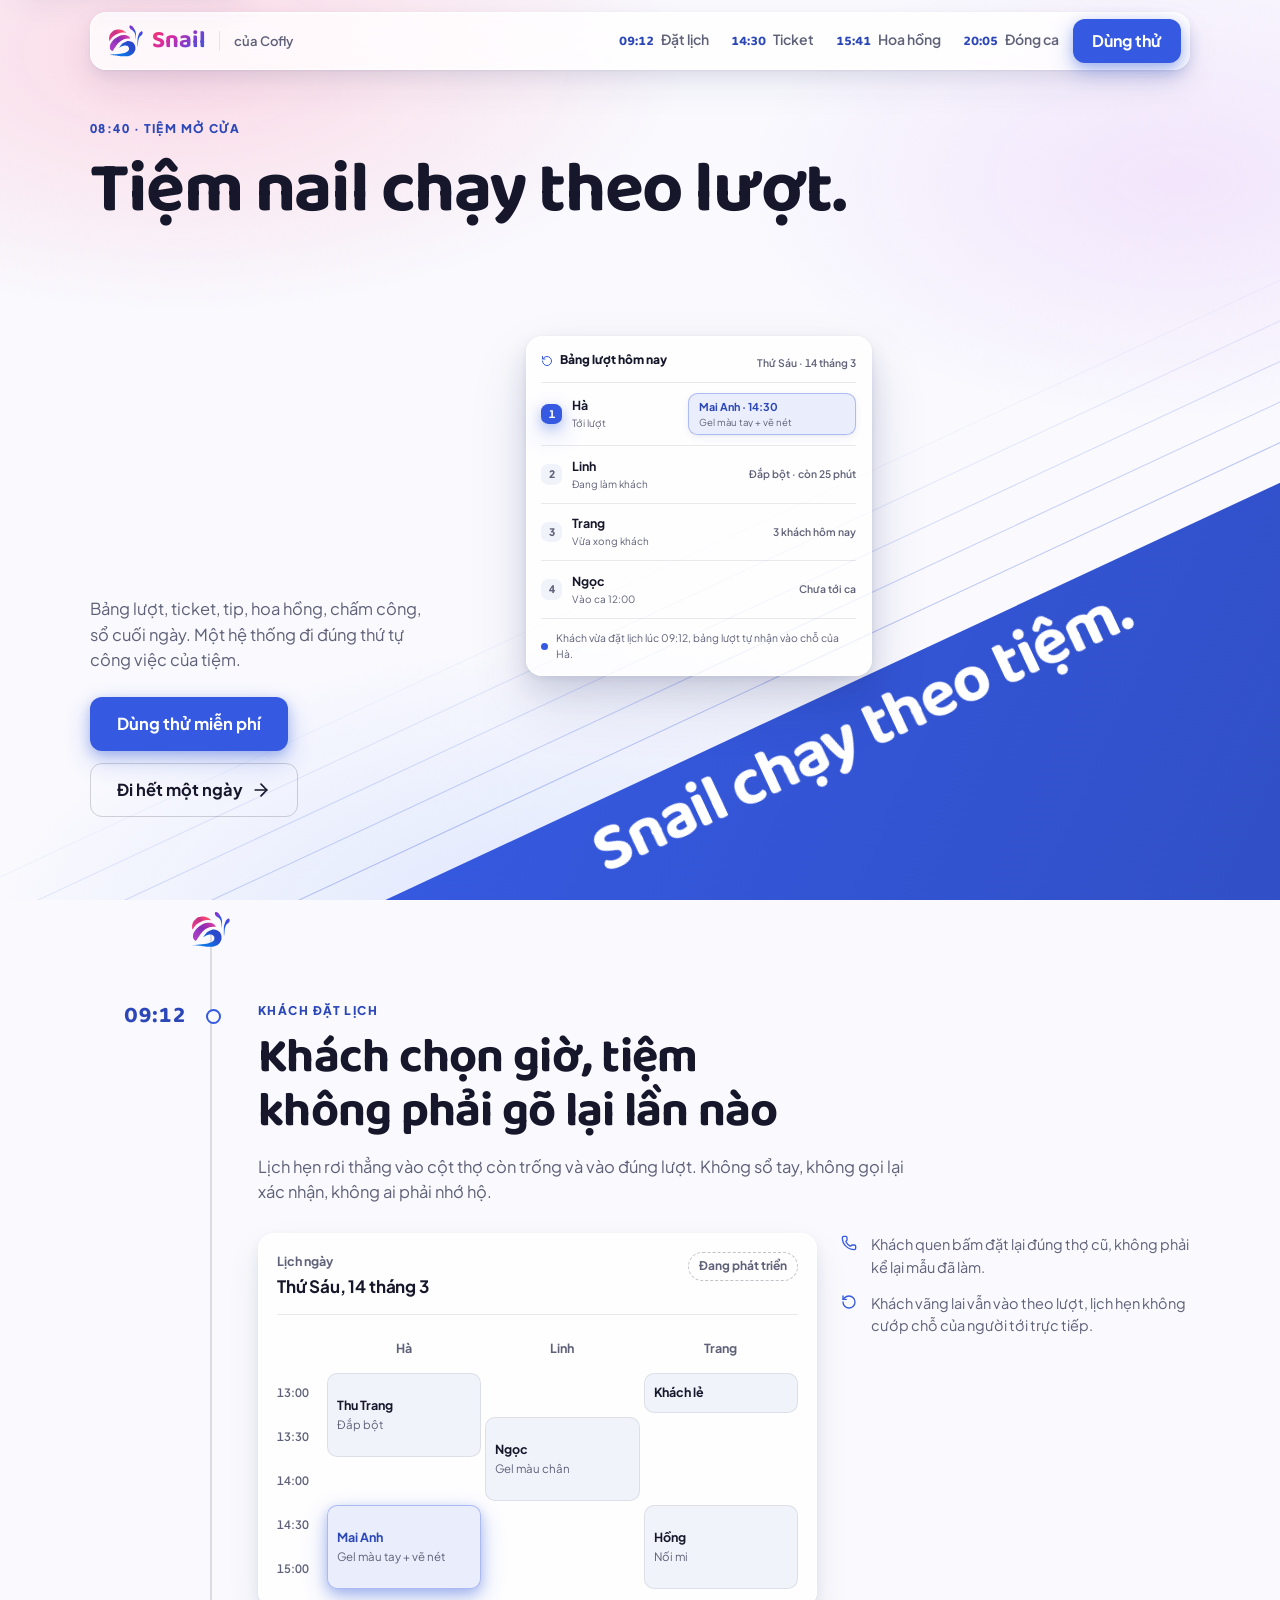
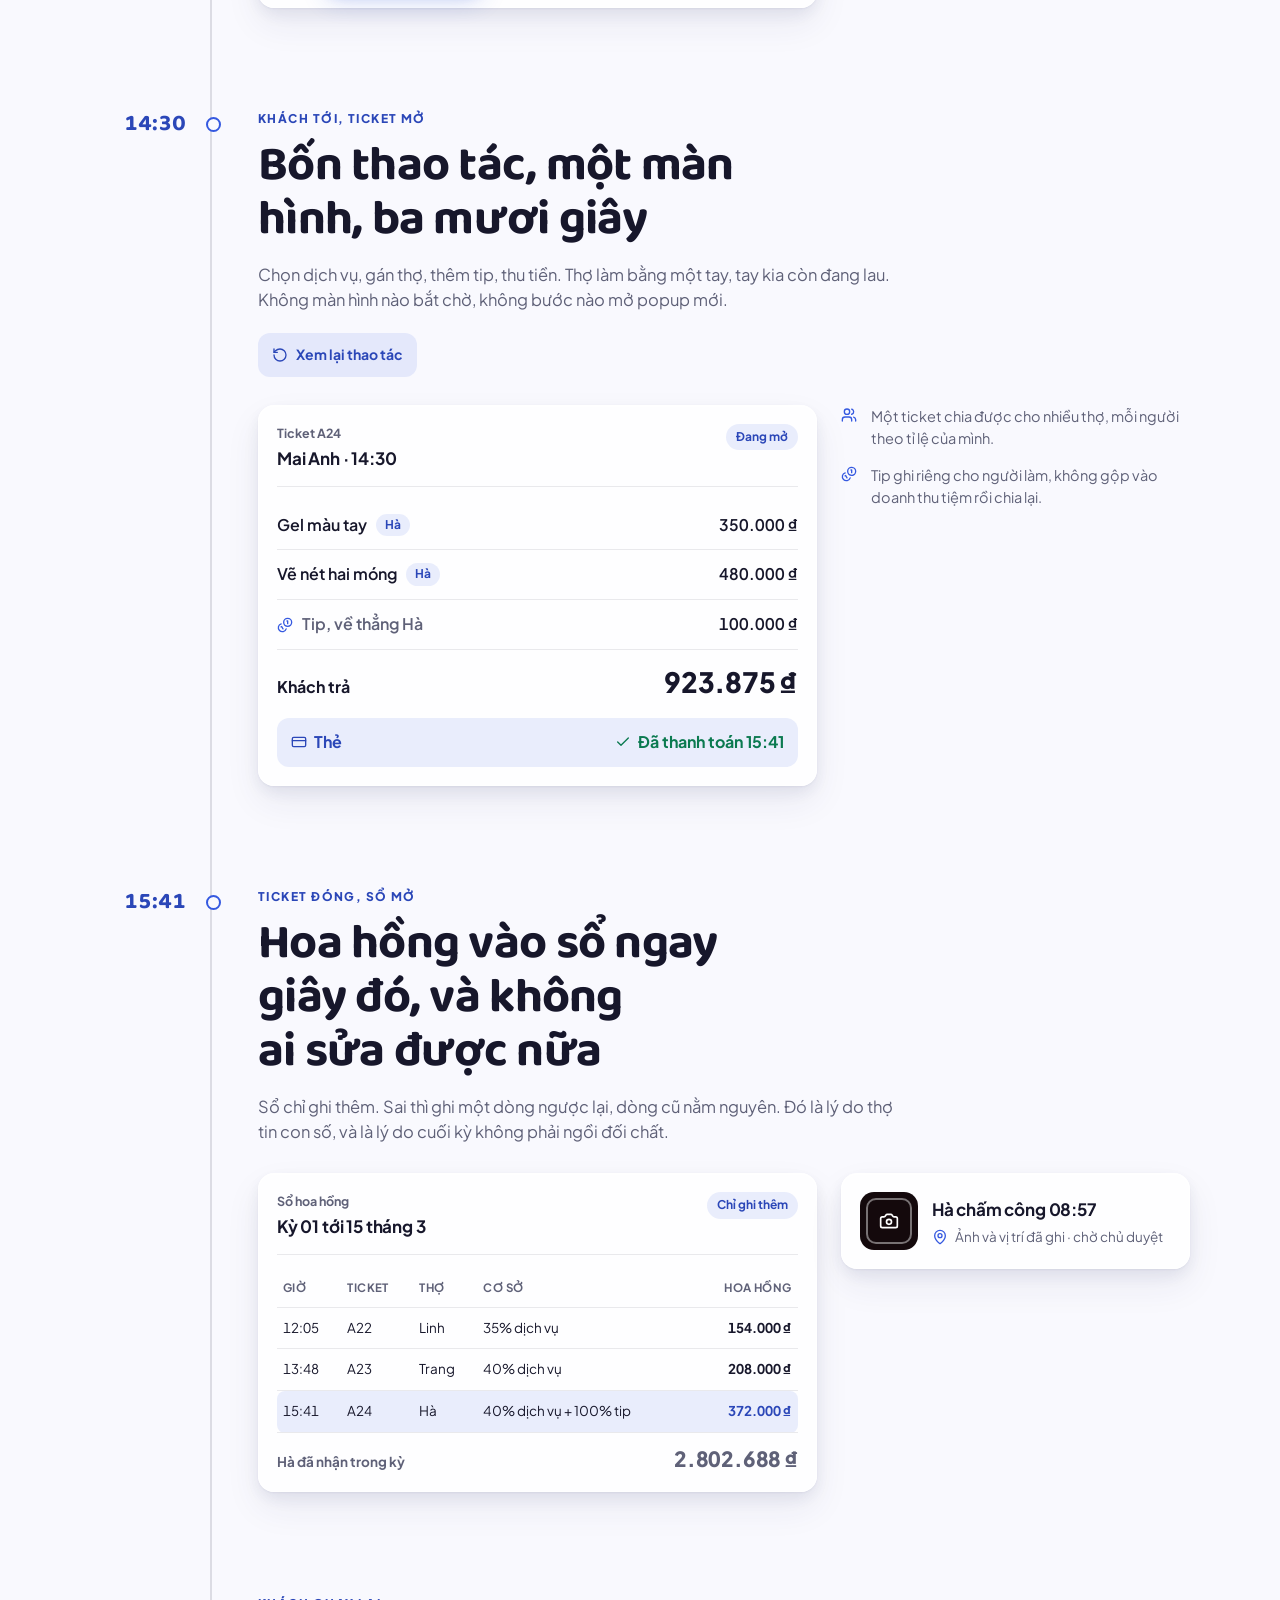
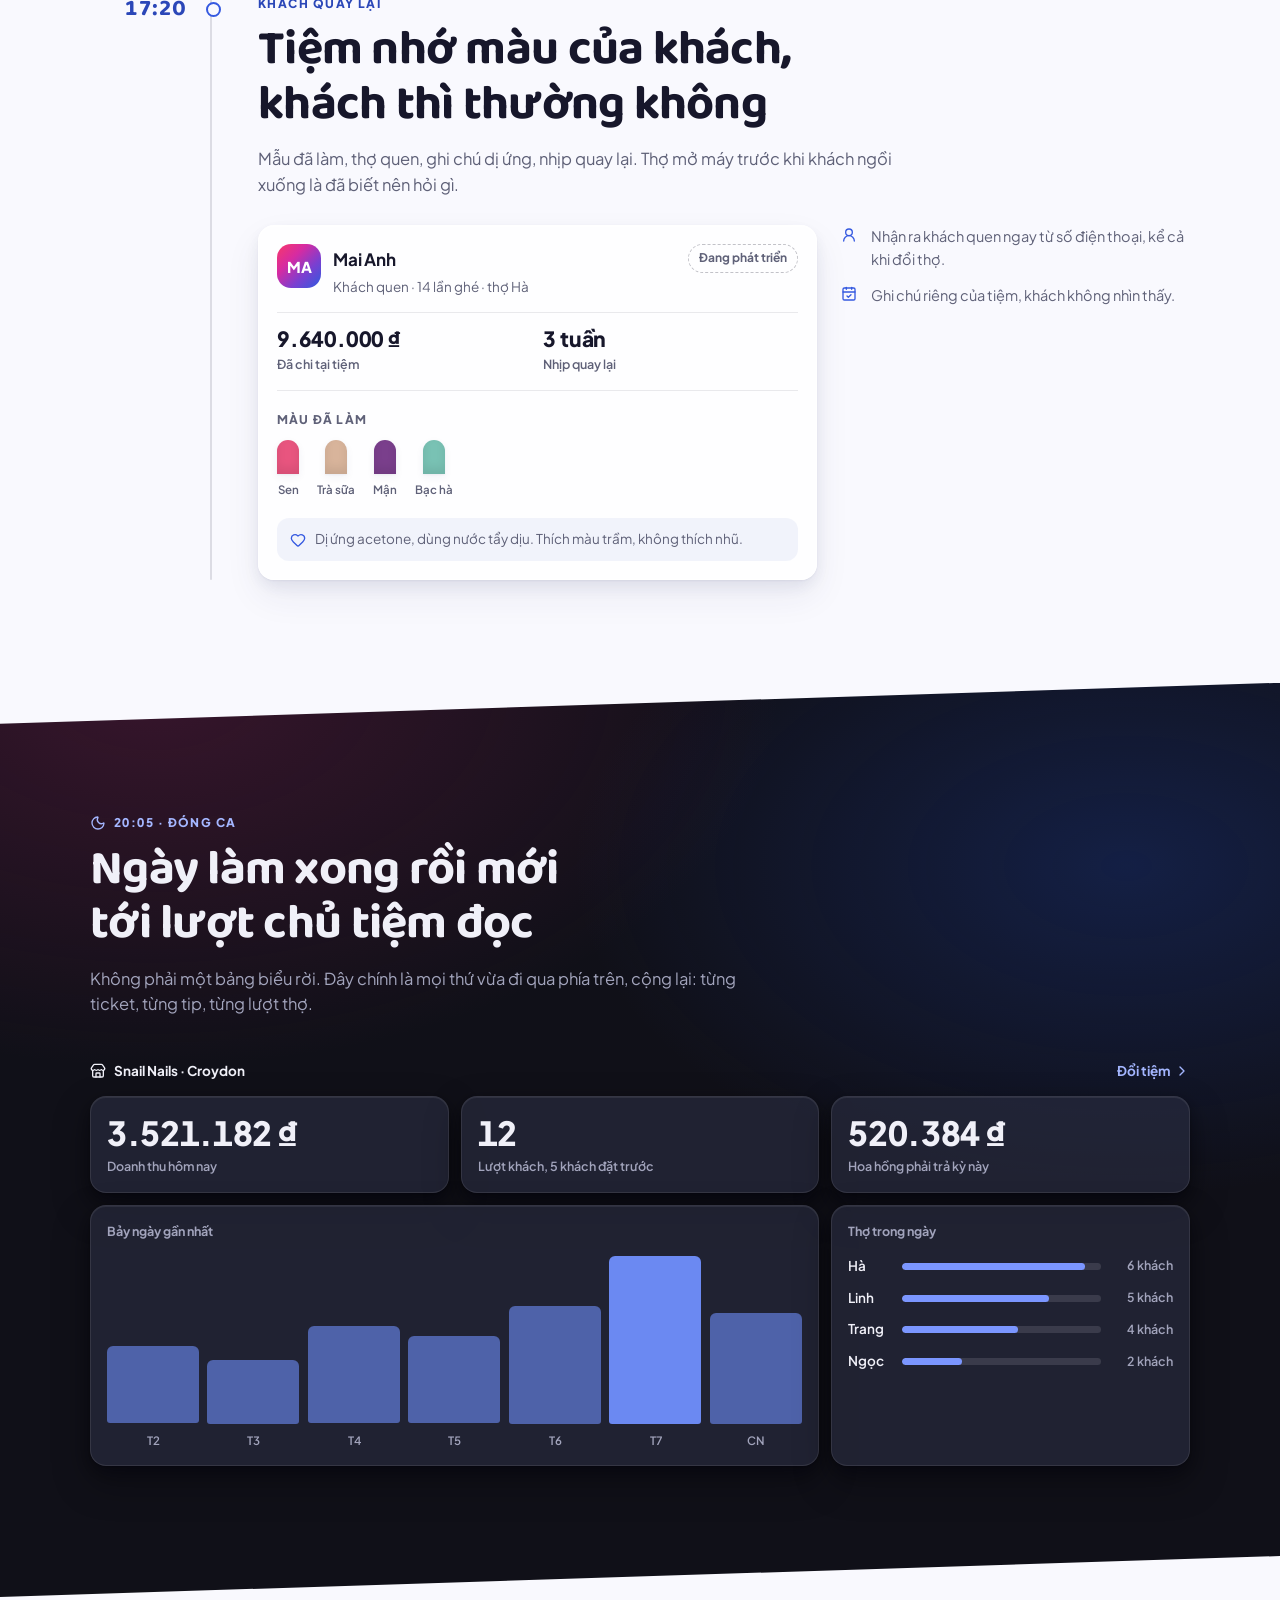
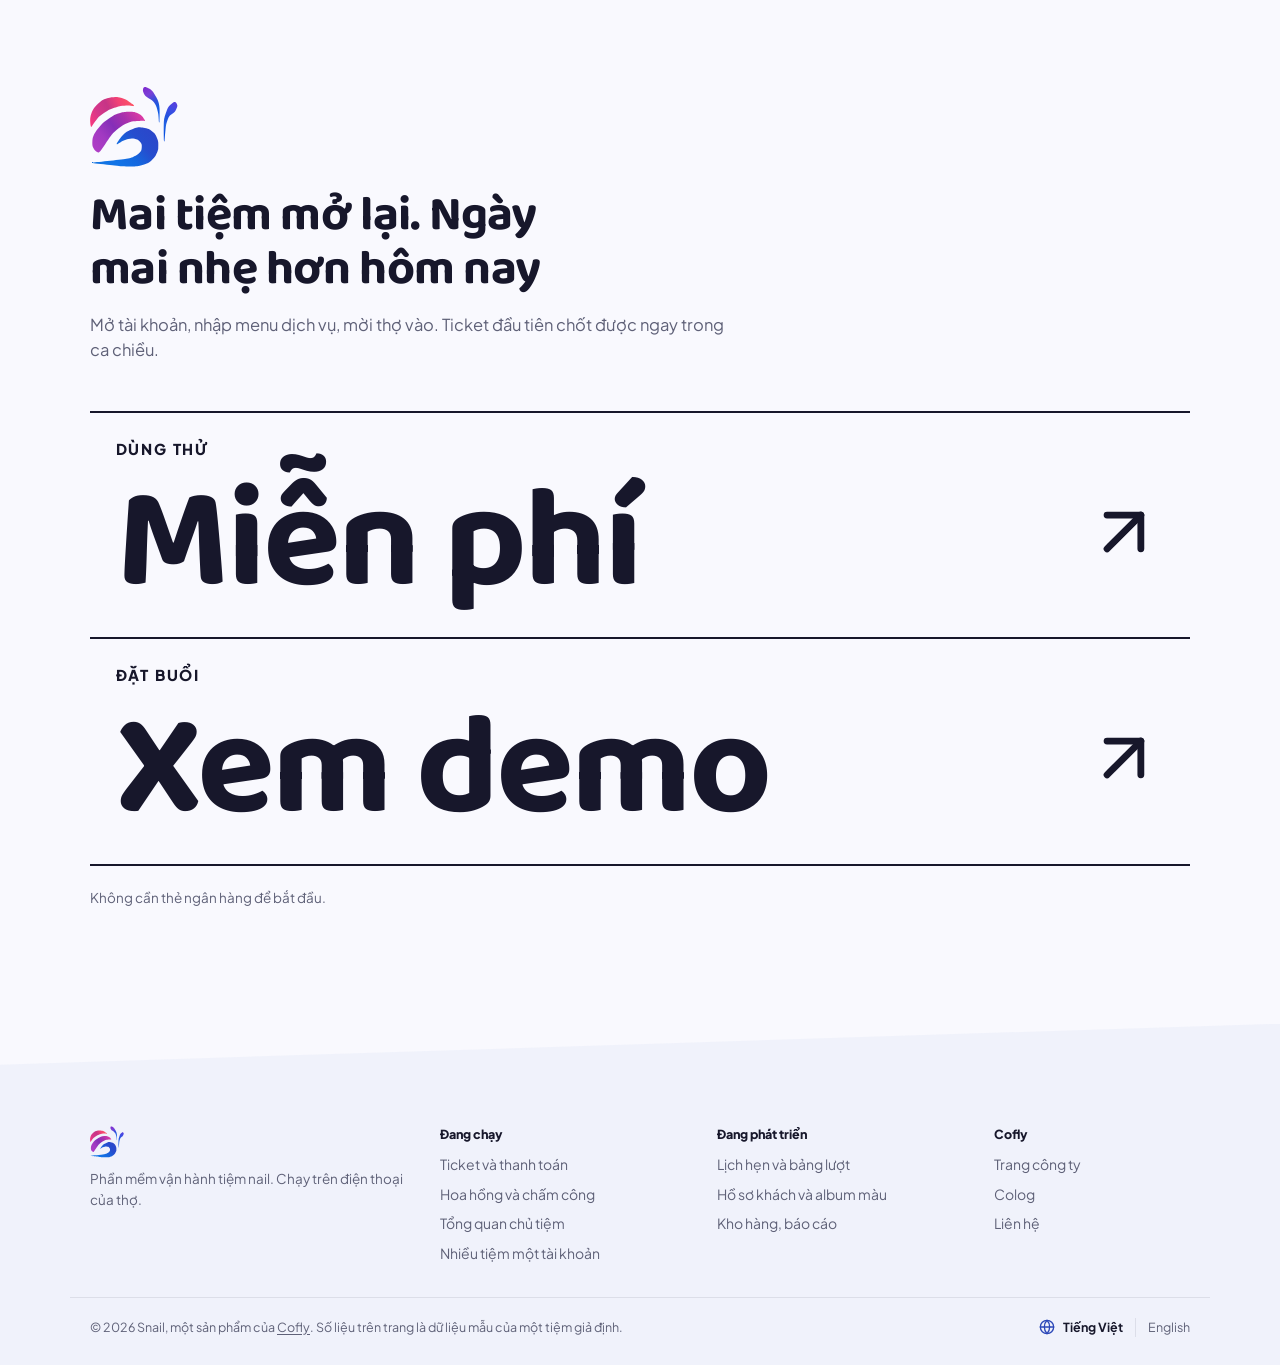
<file: snail/index.html>
<!DOCTYPE html><!-- data-intl: mã Intl của ngôn ngữ trang, để script đếm số định dạng số tiền giống phần HTML dựng sẵn. --><html lang="vi" data-intl="vi-VN"> <head><meta charset="utf-8"><meta name="viewport" content="width=device-width, initial-scale=1, viewport-fit=cover"><title>Snail · Phần mềm vận hành tiệm nail</title><meta name="description" content="Bảng lượt, ticket, tip, hoa hồng, chấm công và sổ cuối ngày. Snail đi theo đúng thứ tự công việc của một tiệm nail."><link rel="canonical" href="https://cofly.vn/snail/"><link rel="alternate" hreflang="vi" href="https://cofly.vn/snail/"><link rel="alternate" hreflang="en" href="https://cofly.vn/en/snail/"><link rel="alternate" hreflang="x-default" href="https://cofly.vn/snail/"><meta property="og:title" content="Snail · Phần mềm vận hành tiệm nail"><meta property="og:description" content="Bảng lượt, ticket, tip, hoa hồng, chấm công và sổ cuối ngày. Snail đi theo đúng thứ tự công việc của một tiệm nail."><meta property="og:type" content="website"><meta property="og:url" content="https://cofly.vn/snail/"><meta property="og:locale" content="vi_VN"><meta property="og:locale:alternate" content="en_US"><meta name="theme-color" content="#FAFAFE" media="(prefers-color-scheme: light)"><meta name="theme-color" content="#101018" media="(prefers-color-scheme: dark)"><!-- ICO dựng sẵn từ bản logo đầy đủ (có râu), khung 16px đã làm đậm nét râu. Không dùng
         SVG vì trình duyệt thu SVG về 16px không có hinting, râu tan vào nền. --><link rel="icon" href="/snail/brand/logo/favicon.ico" sizes="16x16 32x32 48x48"><link rel="preconnect" href="https://fonts.googleapis.com"><link rel="preconnect" href="https://fonts.gstatic.com" crossorigin><link href="https://fonts.googleapis.com/css2?family=Baloo+2:wght@600;700&family=Plus+Jakarta+Sans:wght@400;600;700;800&display=swap" rel="stylesheet"><script>
      document.documentElement.classList.add('js');
    </script><script type="module">function y(){const e=document.querySelectorAll(".reveal");if(!e.length)return;const r=new IntersectionObserver(o=>{for(const t of o)t.isIntersecting&&(t.target.classList.add("in"),r.unobserve(t.target))},{rootMargin:"0px 0px -12% 0px",threshold:.15});e.forEach(o=>r.observe(o))}const w=document.documentElement.dataset.intl||"vi-VN";function g(e,r=0){const o=Number(e.dataset.count);if(!Number.isFinite(o))return;const t=e.dataset.currency,n=new Intl.NumberFormat(w,t?{style:"currency",currency:t}:{}),s=n.format(o),i=900;let c=!1;const u=()=>{c=!0,e.textContent=s},f=window.setTimeout(u,r+i+300);window.setTimeout(()=>{if(c)return;const h=performance.now(),p=a=>1-Math.pow(1-a,3),d=a=>{if(c)return;const l=Math.min(Math.max((a-h)/i,0),1);e.textContent=n.format(Math.round(o*p(l))),l<1?requestAnimationFrame(d):(window.clearTimeout(f),u())};e.textContent=n.format(0),requestAnimationFrame(d)},r)}function v(){const e=document.querySelectorAll("[data-seq]");if(!e.length)return;e.forEach(t=>{t.querySelectorAll(".bar").forEach((n,s)=>{n.style.setProperty("--b",String(s))})});const r=t=>{t.classList.remove("play"),t.offsetWidth,t.classList.add("play"),t.querySelectorAll("[data-count]").forEach((n,s)=>{g(n,620+s*90)})},o=new IntersectionObserver(t=>{for(const n of t)n.isIntersecting&&(r(n.target),o.unobserve(n.target))},{threshold:.35});e.forEach(t=>o.observe(t)),document.querySelectorAll("[data-replay]").forEach(t=>{t.addEventListener("click",()=>{const s=document.getElementById(t.dataset.replay??"")?.querySelector("[data-seq]");s&&r(s)})})}function S(){const e=document.querySelector("[data-rail]");if(!e)return;let r=!1;const o=()=>{r=!1;const n=e.getBoundingClientRect(),s=n.height-window.innerHeight*.35,i=s<=0?1:(window.innerHeight*.65-n.top)/s;e.style.setProperty("--p",Math.min(Math.max(i,0),1).toFixed(3))},t=()=>{r||(r=!0,requestAnimationFrame(o))};o(),window.addEventListener("scroll",t,{passive:!0}),window.addEventListener("resize",t,{passive:!0})}const m=window.matchMedia("(prefers-reduced-motion: reduce)");function q(){if(m.matches){document.documentElement.classList.add("no-motion"),document.querySelector("[data-rail]")?.style.setProperty("--p","1");return}document.documentElement.classList.remove("no-motion"),y(),v(),CSS.supports("animation-timeline: view()")&&"registerProperty"in CSS||S()}q();m.addEventListener("change",()=>window.location.reload());</script><link rel="stylesheet" href="/_astro/landing.B_mMhPBz.css"></head> <body>  <a class="skip" href="#mot-ngay">Bỏ qua, tới nội dung chính</a> <svg xmlns="http://www.w3.org/2000/svg" style="display:none" aria-hidden="true"> <symbol id="i-calendar-check" viewBox="0 0 24 24" fill="none" stroke="currentColor" stroke-width="2" stroke-linecap="round" stroke-linejoin="round"><path d="M8 2v3"></path><path d="M16 2v3"></path><rect x="3" y="3" width="18" height="18" rx="2"></rect><path d="M3 9h18"></path><path d="m9 15 2 2 4-4"></path></symbol> <symbol id="i-camera" viewBox="0 0 24 24" fill="none" stroke="currentColor" stroke-width="2" stroke-linecap="round" stroke-linejoin="round"><path d="M13.997 4a2 2 0 0 1 1.76 1.05l.486.9A2 2 0 0 0 18.003 7H20a2 2 0 0 1 2 2v9a2 2 0 0 1-2 2H4a2 2 0 0 1-2-2V9a2 2 0 0 1 2-2h1.997a2 2 0 0 0 1.759-1.048l.489-.904A2 2 0 0 1 10.004 4z"></path><circle cx="12" cy="13" r="3"></circle></symbol> <symbol id="i-map-pin" viewBox="0 0 24 24" fill="none" stroke="currentColor" stroke-width="2" stroke-linecap="round" stroke-linejoin="round"><path d="M20 10c0 4.993-5.539 10.193-7.399 11.799a1 1 0 0 1-1.202 0C9.539 20.193 4 14.993 4 10a8 8 0 0 1 16 0"></path><circle cx="12" cy="10" r="3"></circle></symbol> <symbol id="i-store" viewBox="0 0 24 24" fill="none" stroke="currentColor" stroke-width="2" stroke-linecap="round" stroke-linejoin="round"><path d="M15 21v-5a1 1 0 0 0-1-1h-4a1 1 0 0 0-1 1v5"></path><path d="M17.774 10.31a1.12 1.12 0 0 0-1.549 0 2.5 2.5 0 0 1-3.451 0 1.12 1.12 0 0 0-1.548 0 2.5 2.5 0 0 1-3.452 0 1.12 1.12 0 0 0-1.549 0 2.5 2.5 0 0 1-3.77-3.248l2.889-4.184A2 2 0 0 1 7 2h10a2 2 0 0 1 1.653.873l2.895 4.192a2.5 2.5 0 0 1-3.774 3.244"></path><path d="M4 10.95V19a2 2 0 0 0 2 2h12a2 2 0 0 0 2-2v-8.05"></path></symbol> <symbol id="i-arrow-right" viewBox="0 0 24 24" fill="none" stroke="currentColor" stroke-width="2" stroke-linecap="round" stroke-linejoin="round"><path d="M5 12h14"></path><path d="m12 5 7 7-7 7"></path></symbol> <symbol id="i-check" viewBox="0 0 24 24" fill="none" stroke="currentColor" stroke-width="2" stroke-linecap="round" stroke-linejoin="round"><path d="M20 6 9 17l-5-5"></path></symbol> <symbol id="i-chevron-right" viewBox="0 0 24 24" fill="none" stroke="currentColor" stroke-width="2" stroke-linecap="round" stroke-linejoin="round"><path d="m9 18 6-6-6-6"></path></symbol> <symbol id="i-user-round" viewBox="0 0 24 24" fill="none" stroke="currentColor" stroke-width="2" stroke-linecap="round" stroke-linejoin="round"><circle cx="12" cy="8" r="5"></circle><path d="M20 21a8 8 0 0 0-16 0"></path></symbol> <symbol id="i-credit-card" viewBox="0 0 24 24" fill="none" stroke="currentColor" stroke-width="2" stroke-linecap="round" stroke-linejoin="round"><rect width="20" height="14" x="2" y="5" rx="2"></rect><line x1="2" x2="22" y1="10" y2="10"></line></symbol> <symbol id="i-coins" viewBox="0 0 24 24" fill="none" stroke="currentColor" stroke-width="2" stroke-linecap="round" stroke-linejoin="round"><path d="M13.744 17.736a6 6 0 1 1-7.48-7.48"></path><path d="M15 6h1v4"></path><path d="m6.134 14.768.866-.5 2 3.464"></path><circle cx="16" cy="8" r="6"></circle></symbol> <symbol id="i-moon" viewBox="0 0 24 24" fill="none" stroke="currentColor" stroke-width="2" stroke-linecap="round" stroke-linejoin="round"><path d="M20.985 12.486a9 9 0 1 1-9.473-9.472c.405-.022.617.46.402.803a6 6 0 0 0 8.268 8.268c.344-.215.825-.004.803.401"></path></symbol> <symbol id="i-rotate-ccw" viewBox="0 0 24 24" fill="none" stroke="currentColor" stroke-width="2" stroke-linecap="round" stroke-linejoin="round"><path d="M3 12a9 9 0 1 0 9-9 9.75 9.75 0 0 0-6.74 2.74L3 8"></path><path d="M3 3v5h5"></path></symbol> <symbol id="i-heart" viewBox="0 0 24 24" fill="none" stroke="currentColor" stroke-width="2" stroke-linecap="round" stroke-linejoin="round"><path d="M2 9.5a5.5 5.5 0 0 1 9.591-3.676.56.56 0 0 0 .818 0A5.49 5.49 0 0 1 22 9.5c0 2.29-1.5 4-3 5.5l-5.492 5.313a2 2 0 0 1-3 .019L5 15c-1.5-1.5-3-3.2-3-5.5"></path></symbol> <symbol id="i-phone" viewBox="0 0 24 24" fill="none" stroke="currentColor" stroke-width="2" stroke-linecap="round" stroke-linejoin="round"><path d="M13.832 16.568a1 1 0 0 0 1.213-.303l.355-.465A2 2 0 0 1 17 15h3a2 2 0 0 1 2 2v3a2 2 0 0 1-2 2A18 18 0 0 1 2 4a2 2 0 0 1 2-2h3a2 2 0 0 1 2 2v3a2 2 0 0 1-.8 1.6l-.468.351a1 1 0 0 0-.292 1.233 14 14 0 0 0 6.392 6.384"></path></symbol> <symbol id="i-globe" viewBox="0 0 24 24" fill="none" stroke="currentColor" stroke-width="2" stroke-linecap="round" stroke-linejoin="round"><circle cx="12" cy="12" r="10"></circle><path d="M12 2a14.5 14.5 0 0 0 0 20 14.5 14.5 0 0 0 0-20"></path><path d="M2 12h20"></path></symbol> <symbol id="i-users" viewBox="0 0 24 24" fill="none" stroke="currentColor" stroke-width="2" stroke-linecap="round" stroke-linejoin="round"><path d="M16 21v-2a4 4 0 0 0-4-4H6a4 4 0 0 0-4 4v2"></path><path d="M16 3.128a4 4 0 0 1 0 7.744"></path><path d="M22 21v-2a4 4 0 0 0-3-3.87"></path><circle cx="9" cy="7" r="4"></circle></symbol> </svg>  <header class="site-head"> <div class="head-inner"> <a class="brand" href="#top" aria-label="Snail, về đầu trang"> <img class="brand-mark" src="/snail/brand/logo/snail-logo-mark.svg" alt="" width="34" height="31"> <span class="brand-name">Snail</span> </a> <a class="head-parent" href="/">của Cofly</a> <nav class="head-nav" aria-label="Các mốc trong ngày"> <a href="#luot"><span class="t">09:12</span> Đặt lịch</a> <a href="#ticket"><span class="t">14:30</span> Ticket</a> <a href="#hoa-hong"><span class="t">15:41</span> Hoa hồng</a> <a href="#dong-ca"><span class="t">20:05</span> Đóng ca</a> </nav> <a class="btn btn-accent head-cta" href="#bat-dau">Dùng thử</a> </div> </header> <main id="top"> <section class="hero"> <div class="hero-rays" aria-hidden="true"> <span style="--p: 0.200"></span><span style="--p: 0.400"></span><span style="--p: 0.600"></span><span style="--p: 0.800"></span><span style="--p: 1.000"></span> </div> <div class="hero-slab" aria-hidden="true"></div> <div class="wrap hero-inner"> <p class="stamp">08:40 · tiệm mở cửa</p> <h1 class="display hero-title"> <span class="hero-line1"><span>Tiệm nail chạy theo lượt.</span></span> <em class="hero-line2">Snail chạy theo tiệm.</em> </h1> <div class="hero-copy"> <p class="lead">Bảng lượt, ticket, tip, hoa hồng, chấm công, sổ cuối ngày. Một hệ thống đi đúng thứ tự công việc của tiệm.</p> <div class="row-actions"> <a class="btn btn-accent btn-lg" href="#bat-dau">Dùng thử miễn phí</a> <a class="btn btn-quiet btn-lg" href="#mot-ngay"> Đi hết một ngày <svg class="ico" aria-hidden="true"><use href="#i-arrow-right"></use></svg> </a> </div> </div> <div class="hero-stage js-seq" data-seq> <div class="turnboard"> <header class="tb-head"> <span class="tb-title"> <svg class="ico ico-sm" aria-hidden="true"><use href="#i-rotate-ccw"></use></svg> Bảng lượt hôm nay </span> <span class="tb-sub num">Thứ Sáu · 14 tháng 3</span> </header> <ol class="tb-list"> <li class="tb-row" style="--i: 0"> <span class="tb-n num">1</span> <span class="tb-who"> <span class="tb-name">Hà</span> <span class="tb-state">Tới lượt</span> </span> <span class="tb-slot" data-slot> <span class="tb-empty">Đang trống</span> <span class="tb-booking" data-drop> <span class="tb-booking-name">Mai Anh · 14:30</span> <span class="tb-booking-svc">Gel màu tay + vẽ nét</span> </span> </span> </li><li class="tb-row" style="--i: 1"> <span class="tb-n num">2</span> <span class="tb-who"> <span class="tb-name">Linh</span> <span class="tb-state">Đang làm khách</span> </span> <span class="tb-slot"> <span class="tb-busy num">Đắp bột · còn 25 phút</span> </span> </li><li class="tb-row" style="--i: 2"> <span class="tb-n num">3</span> <span class="tb-who"> <span class="tb-name">Trang</span> <span class="tb-state">Vừa xong khách</span> </span> <span class="tb-slot"> <span class="tb-done num">3 khách hôm nay</span> </span> </li><li class="tb-row" style="--i: 3"> <span class="tb-n num">4</span> <span class="tb-who"> <span class="tb-name">Ngọc</span> <span class="tb-state">Vào ca 12:00</span> </span> <span class="tb-slot"> <span class="tb-late">Chưa tới ca</span> </span> </li> </ol> <footer class="tb-foot"> <span class="dot"></span> Khách vừa đặt lịch lúc 09:12, bảng lượt tự nhận vào chỗ của Hà. </footer> </div> </div> </div> </section> <div class="day" id="mot-ngay" data-rail> <div class="rail" aria-hidden="true"> <span class="rail-line"></span> <span class="rail-fill"></span> <img class="rail-snail" src="/snail/brand/logo/snail-logo-mark.svg" alt="" width="40" height="37"> </div> <section class="stop" id="luot" aria-labelledby="h-luot"> <p class="stop-time"><span>09:12</span></p> <div class="stop-main"> <div class="stop-head reveal"> <p class="eyebrow">Khách đặt lịch</p> <h2 id="h-luot">Khách chọn giờ, tiệm không phải gõ lại lần nào</h2> <p class="lead">Lịch hẹn rơi thẳng vào cột thợ còn trống và vào đúng lượt. Không sổ tay, không gọi lại xác nhận, không ai phải nhớ hộ.</p> </div> <div class="stop-body reveal"> <div class="panel cal js-seq" data-seq> <header class="panel-head"> <div> <p class="panel-kicker">Lịch ngày</p> <p class="panel-title">Thứ Sáu, 14 tháng 3</p> </div> <span class="tag tag-plan">Đang phát triển</span> </header> <div class="cal-grid" role="img" aria-label="Lịch ngày ba cột thợ Hà, Linh, Trang. Lượt hẹn mới của khách Mai Anh vào cột Hà lúc 14:30."> <span class="cal-name" style="grid-column: 2">Hà</span> <span class="cal-name" style="grid-column: 3">Linh</span> <span class="cal-name" style="grid-column: 4">Trang</span> <span class="cal-time num" style="grid-row: 2">13:00</span> <span class="cal-time num" style="grid-row: 3">13:30</span> <span class="cal-time num" style="grid-row: 4">14:00</span> <span class="cal-time num" style="grid-row: 5">14:30</span> <span class="cal-time num" style="grid-row: 6">15:00</span> <div class="cal-slot" style="grid-column: 2; grid-row: 2 / span 2"> <b>Thu Trang</b><span>Đắp bột</span> </div> <div class="cal-slot" style="grid-column: 3; grid-row: 3 / span 2"> <b>Ngọc</b><span>Gel màu chân</span> </div> <div class="cal-slot" style="grid-column: 4; grid-row: 2"> <b>Khách lẻ</b> </div> <div class="cal-slot" style="grid-column: 4; grid-row: 5 / span 2"> <b>Hồng</b><span>Nối mi</span> </div> <div class="cal-slot is-new" style="grid-column: 2; grid-row: 5 / span 2"> <b>Mai Anh</b><span>Gel màu tay + vẽ nét</span> </div> </div> </div> <aside class="aside"> <p class="aside-line"> <svg class="ico ico-sm" aria-hidden="true"><use href="#i-phone"></use></svg> Khách quen bấm đặt lại đúng thợ cũ, không phải kể lại mẫu đã làm. </p> <p class="aside-line"> <svg class="ico ico-sm" aria-hidden="true"><use href="#i-rotate-ccw"></use></svg> Khách vãng lai vẫn vào theo lượt, lịch hẹn không cướp chỗ của người tới trực tiếp. </p> </aside> </div> </div> </section> <section class="stop" id="ticket" aria-labelledby="h-ticket"> <p class="stop-time"><span>14:30</span></p> <div class="stop-main"> <div class="stop-head reveal"> <p class="eyebrow">Khách tới, ticket mở</p> <h2 id="h-ticket">Bốn thao tác, một màn hình, ba mươi giây</h2> <p class="lead">Chọn dịch vụ, gán thợ, thêm tip, thu tiền. Thợ làm bằng một tay, tay kia còn đang lau. Không màn hình nào bắt chờ, không bước nào mở popup mới.</p> <button class="replay" type="button" data-replay="ticket"> <svg class="ico ico-sm" aria-hidden="true"><use href="#i-rotate-ccw"></use></svg> Xem lại thao tác </button> </div> <div class="stop-body reveal"> <div class="panel pos js-seq" data-seq> <header class="panel-head"> <div> <p class="panel-kicker">Ticket A24</p> <p class="panel-title">Mai Anh · 14:30</p> </div> <span class="tag">Đang mở</span> </header> <ul class="pos-lines"> <li class="pos-line" style="--i: 0"> <span class="pos-main"> <span class="pos-name">Gel màu tay</span> <span class="staff-chip">Hà</span> </span> <span class="num">350.000 ₫</span> </li> <li class="pos-line" style="--i: 1"> <span class="pos-main"> <span class="pos-name">Vẽ nét hai móng</span> <span class="staff-chip">Hà</span> </span> <span class="num">480.000 ₫</span> </li> <li class="pos-line pos-tip" style="--i: 2"> <span class="pos-main"> <svg class="ico ico-sm" aria-hidden="true"><use href="#i-coins"></use></svg> <span class="pos-name">Tip, về thẳng Hà</span> </span> <span class="num">100.000 ₫</span> </li> </ul> <div class="pos-total" style="--i: 3"> <span>Khách trả</span> <span class="figure num" data-count="930000" data-currency="VND">930.000 ₫</span> </div> <div class="pos-pay" style="--i: 4"> <span class="pos-method"> <svg class="ico ico-sm" aria-hidden="true"><use href="#i-credit-card"></use></svg> Thẻ </span> <span class="pos-done"> <svg class="ico ico-sm" aria-hidden="true"><use href="#i-check"></use></svg> Đã thanh toán 15:41
</span> </div> </div> <aside class="aside"> <p class="aside-line"> <svg class="ico ico-sm" aria-hidden="true"><use href="#i-users"></use></svg> Một ticket chia được cho nhiều thợ, mỗi người theo tỉ lệ của mình. </p> <p class="aside-line"> <svg class="ico ico-sm" aria-hidden="true"><use href="#i-coins"></use></svg> Tip ghi riêng cho người làm, không gộp vào doanh thu tiệm rồi chia lại. </p> </aside> </div> </div> </section> <section class="stop" id="hoa-hong" aria-labelledby="h-hoahong"> <p class="stop-time"><span>15:41</span></p> <div class="stop-main"> <div class="stop-head reveal"> <p class="eyebrow">Ticket đóng, sổ mở</p> <h2 id="h-hoahong">Hoa hồng vào sổ ngay giây đó, và không ai sửa được nữa</h2> <p class="lead">Sổ chỉ ghi thêm. Sai thì ghi một dòng ngược lại, dòng cũ nằm nguyên. Đó là lý do thợ tin con số, và là lý do cuối kỳ không phải ngồi đối chất.</p> </div> <div class="stop-body reveal"> <div class="panel ledger js-seq" data-seq> <header class="panel-head"> <div> <p class="panel-kicker">Sổ hoa hồng</p> <p class="panel-title">Kỳ 01 tới 15 tháng 3</p> </div> <span class="tag">Chỉ ghi thêm</span> </header> <div class="table-scroll"> <table class="ledger-table"> <caption class="sr-only">Các dòng hoa hồng ghi vào sổ trong kỳ</caption> <thead> <tr> <th scope="col">Giờ</th> <th scope="col">Ticket</th> <th scope="col">Thợ</th> <th scope="col">Cơ sở</th> <th scope="col" class="right">Hoa hồng</th> </tr> </thead> <tbody> <tr style="--i: 0"> <td class="num">12:05</td> <td class="num">A22</td> <td>Linh</td> <td>35% dịch vụ</td> <td class="right num">154.000 ₫</td> </tr><tr style="--i: 1"> <td class="num">13:48</td> <td class="num">A23</td> <td>Trang</td> <td>40% dịch vụ</td> <td class="right num">208.000 ₫</td> </tr><tr class="is-new" style="--i: 2"> <td class="num">15:41</td> <td class="num">A24</td> <td>Hà</td> <td>40% dịch vụ + 100% tip</td> <td class="right num">372.000 ₫</td> </tr> </tbody> </table> </div> <footer class="ledger-foot"> <span>Hà đã nhận trong kỳ</span> <span class="figure num" data-count="2864000" data-currency="VND">2.864.000 ₫</span> </footer> </div> <div class="panel clock"> <div class="clock-shot" aria-hidden="true"> <span class="clock-ring"></span> <svg class="ico" aria-hidden="true"><use href="#i-camera"></use></svg> </div> <div> <p class="panel-title">Hà chấm công 08:57</p> <p class="panel-sub"> <svg class="ico ico-sm" aria-hidden="true"><use href="#i-map-pin"></use></svg> Ảnh và vị trí đã ghi · chờ chủ duyệt </p> </div> </div> </div> </div> </section> <section class="stop" id="khach" aria-labelledby="h-khach"> <p class="stop-time"><span>17:20</span></p> <div class="stop-main"> <div class="stop-head reveal"> <p class="eyebrow">Khách quay lại</p> <h2 id="h-khach">Tiệm nhớ màu của khách, khách thì thường không</h2> <p class="lead">Mẫu đã làm, thợ quen, ghi chú dị ứng, nhịp quay lại. Thợ mở máy trước khi khách ngồi xuống là đã biết nên hỏi gì.</p> </div> <div class="stop-body reveal"> <div class="panel cust"> <header class="panel-head"> <span class="avatar" aria-hidden="true">MA</span> <div> <p class="panel-title">Mai Anh</p> <p class="panel-sub">Khách quen · 14 lần ghé · thợ Hà</p> </div> <span class="tag tag-plan">Đang phát triển</span> </header> <div class="cust-facts"> <div> <p class="figure num" data-count="9640000" data-currency="VND">9.640.000 ₫</p> <p class="micro">Đã chi tại tiệm</p> </div> <div> <p class="figure num">3 tuần</p> <p class="micro">Nhịp quay lại</p> </div> </div> <p class="micro-label">Màu đã làm</p> <ul class="lacquers" aria-label="Bốn màu khách đã làm"> <li><span class="tip lac-sen"></span><span class="lac-name">Sen</span></li><li><span class="tip lac-sua"></span><span class="lac-name">Trà sữa</span></li><li><span class="tip lac-man"></span><span class="lac-name">Mận</span></li><li><span class="tip lac-bac-ha"></span><span class="lac-name">Bạc hà</span></li> </ul> <p class="cust-note"> <svg class="ico ico-sm" aria-hidden="true"><use href="#i-heart"></use></svg> Dị ứng acetone, dùng nước tẩy dịu. Thích màu trầm, không thích nhũ. </p> </div> <aside class="aside"> <p class="aside-line"> <svg class="ico ico-sm" aria-hidden="true"><use href="#i-user-round"></use></svg> Nhận ra khách quen ngay từ số điện thoại, kể cả khi đổi thợ. </p> <p class="aside-line"> <svg class="ico ico-sm" aria-hidden="true"><use href="#i-calendar-check"></use></svg> Ghi chú riêng của tiệm, khách không nhìn thấy. </p> </aside> </div> </div> </section> </div> <section class="night" id="dong-ca" aria-labelledby="h-dongca"> <div class="wrap night-inner"> <div class="night-head reveal"> <p class="stamp"> <svg class="ico ico-sm" aria-hidden="true"><use href="#i-moon"></use></svg> 20:05 · đóng ca </p> <h2 id="h-dongca">Ngày làm xong rồi mới tới lượt chủ tiệm đọc</h2> <p class="lead">Không phải một bảng biểu rời. Đây chính là mọi thứ vừa đi qua phía trên, cộng lại: từng ticket, từng tip, từng lượt thợ.</p> </div> <div class="night-body js-seq reveal" data-seq> <div class="shopbar"> <span class="shop"> <svg class="ico ico-sm" aria-hidden="true"><use href="#i-store"></use></svg>
Snail Nails · Croydon
</span> <span class="shop-switch"> Đổi tiệm <svg class="ico ico-sm" aria-hidden="true"><use href="#i-chevron-right"></use></svg> </span> </div> <div class="night-grid"> <div class="panel figure-card" style="--i: 0"> <p class="figure figure-lg num" data-count="4280000" data-currency="VND">4.280.000 ₫</p> <p class="micro">Doanh thu hôm nay</p> </div> <div class="panel figure-card" style="--i: 1"> <p class="figure figure-lg num" data-count="17">17</p> <p class="micro">Lượt khách, 5 khách đặt trước</p> </div> <div class="panel figure-card" style="--i: 2"> <p class="figure figure-lg num" data-count="1516000" data-currency="VND">1.516.000 ₫</p> <p class="micro">Hoa hồng phải trả kỳ này</p> </div> <div class="panel chart-card" style="--i: 3"> <p class="panel-kicker">Bảy ngày gần nhất</p> <div class="chart" role="img" aria-label="Doanh thu bảy ngày gần nhất, cao nhất vào thứ Bảy với 6.120.000 đồng"> <span class="bar" style="--h: 46%"></span><span class="bar" style="--h: 38%"></span><span class="bar" style="--h: 58%"></span><span class="bar" style="--h: 52%"></span><span class="bar" style="--h: 70%"></span><span class="bar is-top" style="--h: 100%"></span><span class="bar" style="--h: 66%"></span> </div> <ul class="chart-x" aria-hidden="true"> <li>T2</li><li>T3</li><li>T4</li><li>T5</li><li>T6</li><li>T7</li><li>CN</li> </ul> </div> <div class="panel staff-card" style="--i: 4"> <p class="panel-kicker">Thợ trong ngày</p> <ul class="staff-list"> <li> <span>Hà</span> <span class="bar-mini"><i style="--w: 92%"></i></span> <span class="num">6 khách</span> </li><li> <span>Linh</span> <span class="bar-mini"><i style="--w: 74%"></i></span> <span class="num">5 khách</span> </li><li> <span>Trang</span> <span class="bar-mini"><i style="--w: 58%"></i></span> <span class="num">4 khách</span> </li><li> <span>Ngọc</span> <span class="bar-mini"><i style="--w: 30%"></i></span> <span class="num">2 khách</span> </li> </ul> </div> </div> </div> </div> </section> <section class="close" id="bat-dau" aria-labelledby="h-batdau"> <div class="wrap close-inner"> <div class="close-head reveal"> <img class="close-mark" src="/snail/brand/logo/snail-logo-mark.svg" alt="" width="96" height="88"> <h2 id="h-batdau">Mai tiệm mở lại. Ngày mai nhẹ hơn hôm nay</h2> <p class="lead">Mở tài khoản, nhập menu dịch vụ, mời thợ vào. Ticket đầu tiên chốt được ngay trong ca chiều.</p> </div> <ul class="mega"> <li class="reveal"> <a class="mega-row" href="mailto:info@cofly.vn?subject=D%C3%B9ng%20th%E1%BB%AD%20Snail%20mi%E1%BB%85n%20ph%C3%AD&amp;body=Ch%C3%A0o%20Cofly%2C%0D%0A%0D%0AT%C3%B4i%20mu%E1%BB%91n%20d%C3%B9ng%20th%E1%BB%AD%20Snail%20cho%20ti%E1%BB%87m%20c%E1%BB%A7a%20m%C3%ACnh.%0D%0A%0D%0AH%E1%BB%8D%20t%C3%AAn%3A%0D%0A%C4%90%C6%A1n%20v%E1%BB%8B%3A%0D%0AS%E1%BB%91%20%C4%91i%E1%BB%87n%20tho%E1%BA%A1i%3A%0D%0ATh%E1%BB%9Di%20gian%20ph%C3%B9%20h%E1%BB%A3p%3A"> <span class="mega-label">Dùng thử</span> <span class="mega-word">Miễn phí</span> <svg class="ico mega-arrow" aria-hidden="true"><use href="#i-arrow-right"></use></svg> </a> </li><li class="reveal"> <a class="mega-row" href="mailto:info@cofly.vn?subject=%C4%90%E1%BA%B7t%20bu%E1%BB%95i%20xem%20demo%20Snail&amp;body=Ch%C3%A0o%20Cofly%2C%0D%0A%0D%0AT%C3%B4i%20mu%E1%BB%91n%20%C4%91%E1%BA%B7t%20bu%E1%BB%95i%20xem%20demo%20Snail.%0D%0A%0D%0AH%E1%BB%8D%20t%C3%AAn%3A%0D%0A%C4%90%C6%A1n%20v%E1%BB%8B%3A%0D%0AS%E1%BB%91%20%C4%91i%E1%BB%87n%20tho%E1%BA%A1i%3A%0D%0ATh%E1%BB%9Di%20gian%20ph%C3%B9%20h%E1%BB%A3p%3A"> <span class="mega-label">Đặt buổi</span> <span class="mega-word">Xem demo</span> <svg class="ico mega-arrow" aria-hidden="true"><use href="#i-arrow-right"></use></svg> </a> </li> </ul> <p class="fineprint">Không cần thẻ ngân hàng để bắt đầu.</p> </div> </section> </main> <footer class="site-foot"> <div class="wrap foot-grid"> <div> <img class="brand-mark" src="/snail/brand/logo/snail-logo-mark.svg" alt="Snail" width="34" height="31"> <p class="foot-line">Phần mềm vận hành tiệm nail. Chạy trên điện thoại của thợ.</p> </div> <nav class="foot-nav" aria-label="Đang chạy"> <p class="foot-title">Đang chạy</p> <a href="#ticket">Ticket và thanh toán</a> <a href="#hoa-hong">Hoa hồng và chấm công</a> <a href="#dong-ca">Tổng quan chủ tiệm</a> <a href="#dong-ca">Nhiều tiệm một tài khoản</a> </nav> <nav class="foot-nav" aria-label="Đang phát triển"> <p class="foot-title">Đang phát triển</p> <a href="#luot">Lịch hẹn và bảng lượt</a> <a href="#khach">Hồ sơ khách và album màu</a> <span>Kho hàng, báo cáo</span> </nav> <nav class="foot-nav" aria-label="Cofly"> <p class="foot-title">Cofly</p> <a href="/">Trang công ty</a> <a href="/colog/">Colog</a> <a href="#bat-dau">Liên hệ</a> </nav> </div> <div class="wrap foot-bottom"> <p>© 2026 Snail, một sản phẩm của <a href="/">Cofly</a>. Số liệu trên trang là dữ liệu mẫu của một tiệm giả định.</p> <nav class="lang-switch" aria-label="Ngôn ngữ"> <svg class="ico ico-sm" aria-hidden="true"><use href="#i-globe"></use></svg> <ul> <li> <a href="/snail/" hreflang="vi" lang="vi" aria-current="page"> Tiếng Việt </a> </li><li> <a href="/en/snail/" hreflang="en" lang="en"> English </a> </li> </ul> </nav> </div> </footer>  </body></html>
</file>
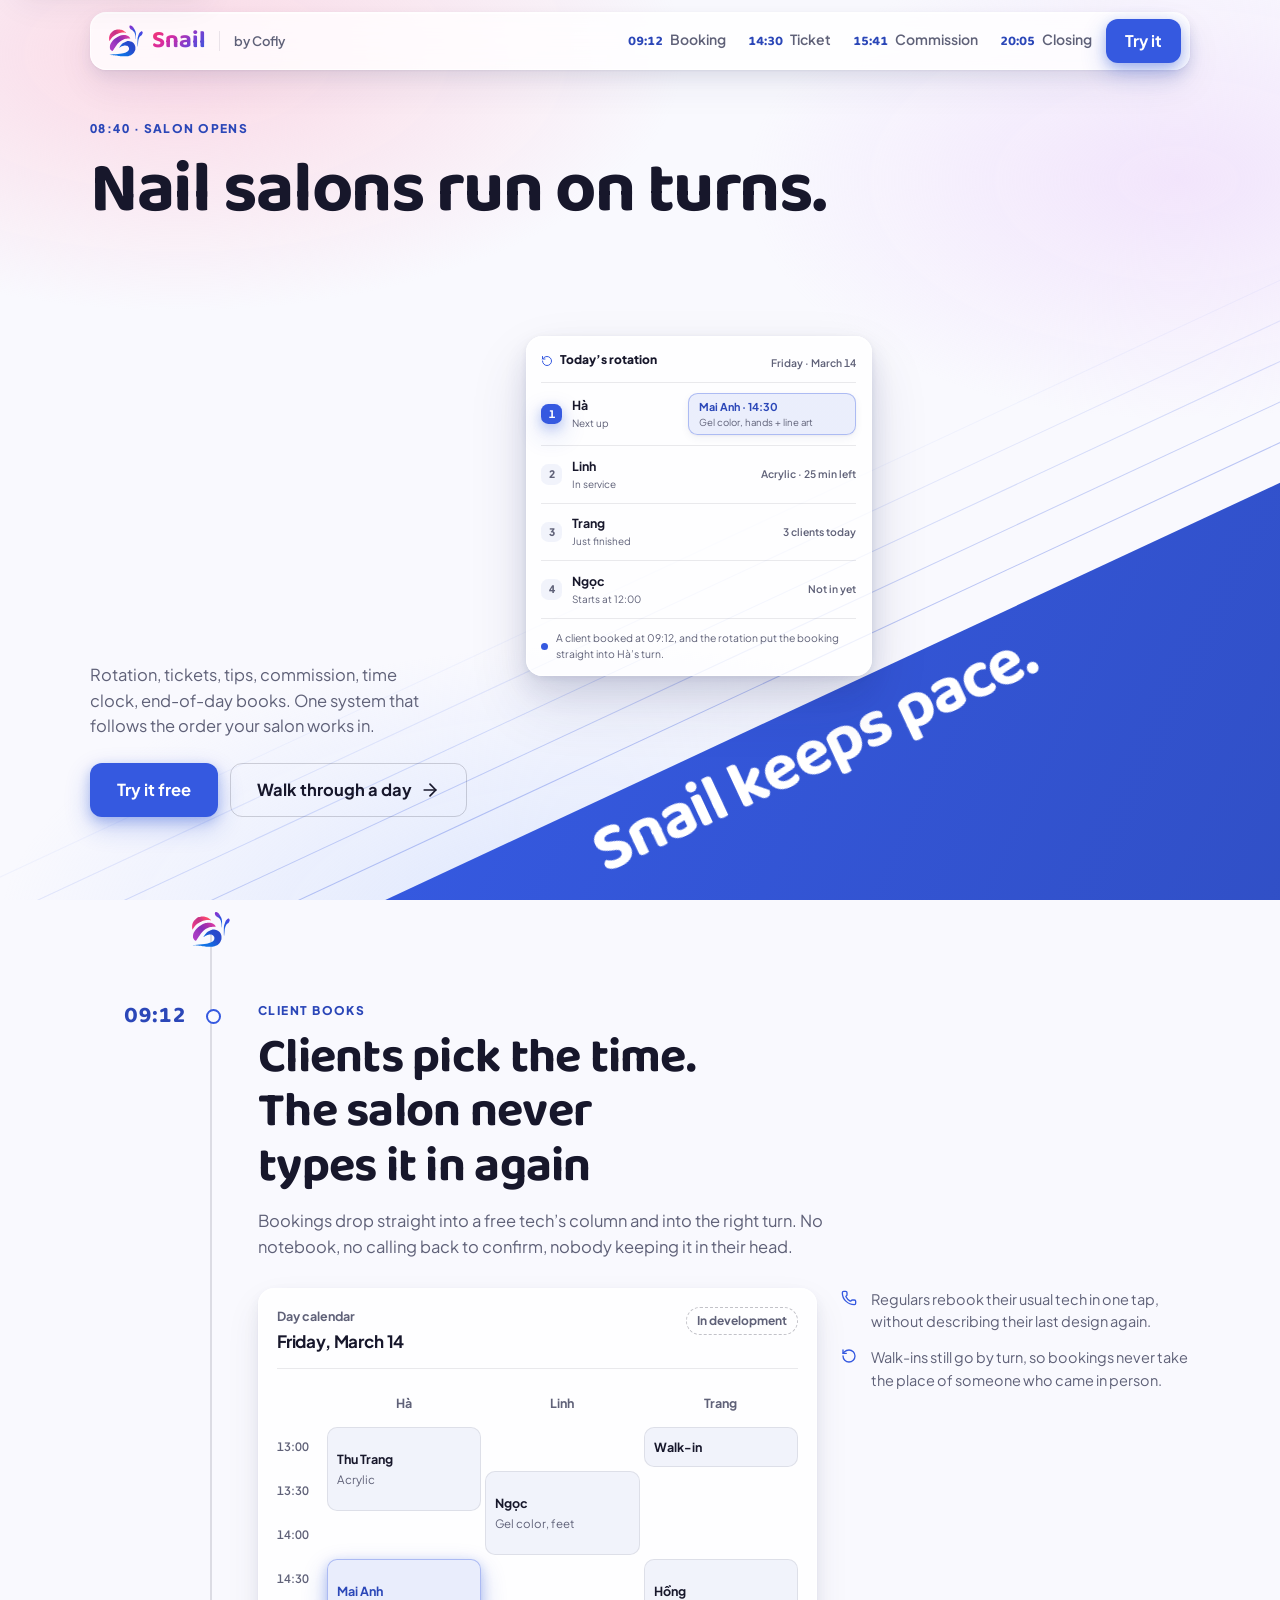
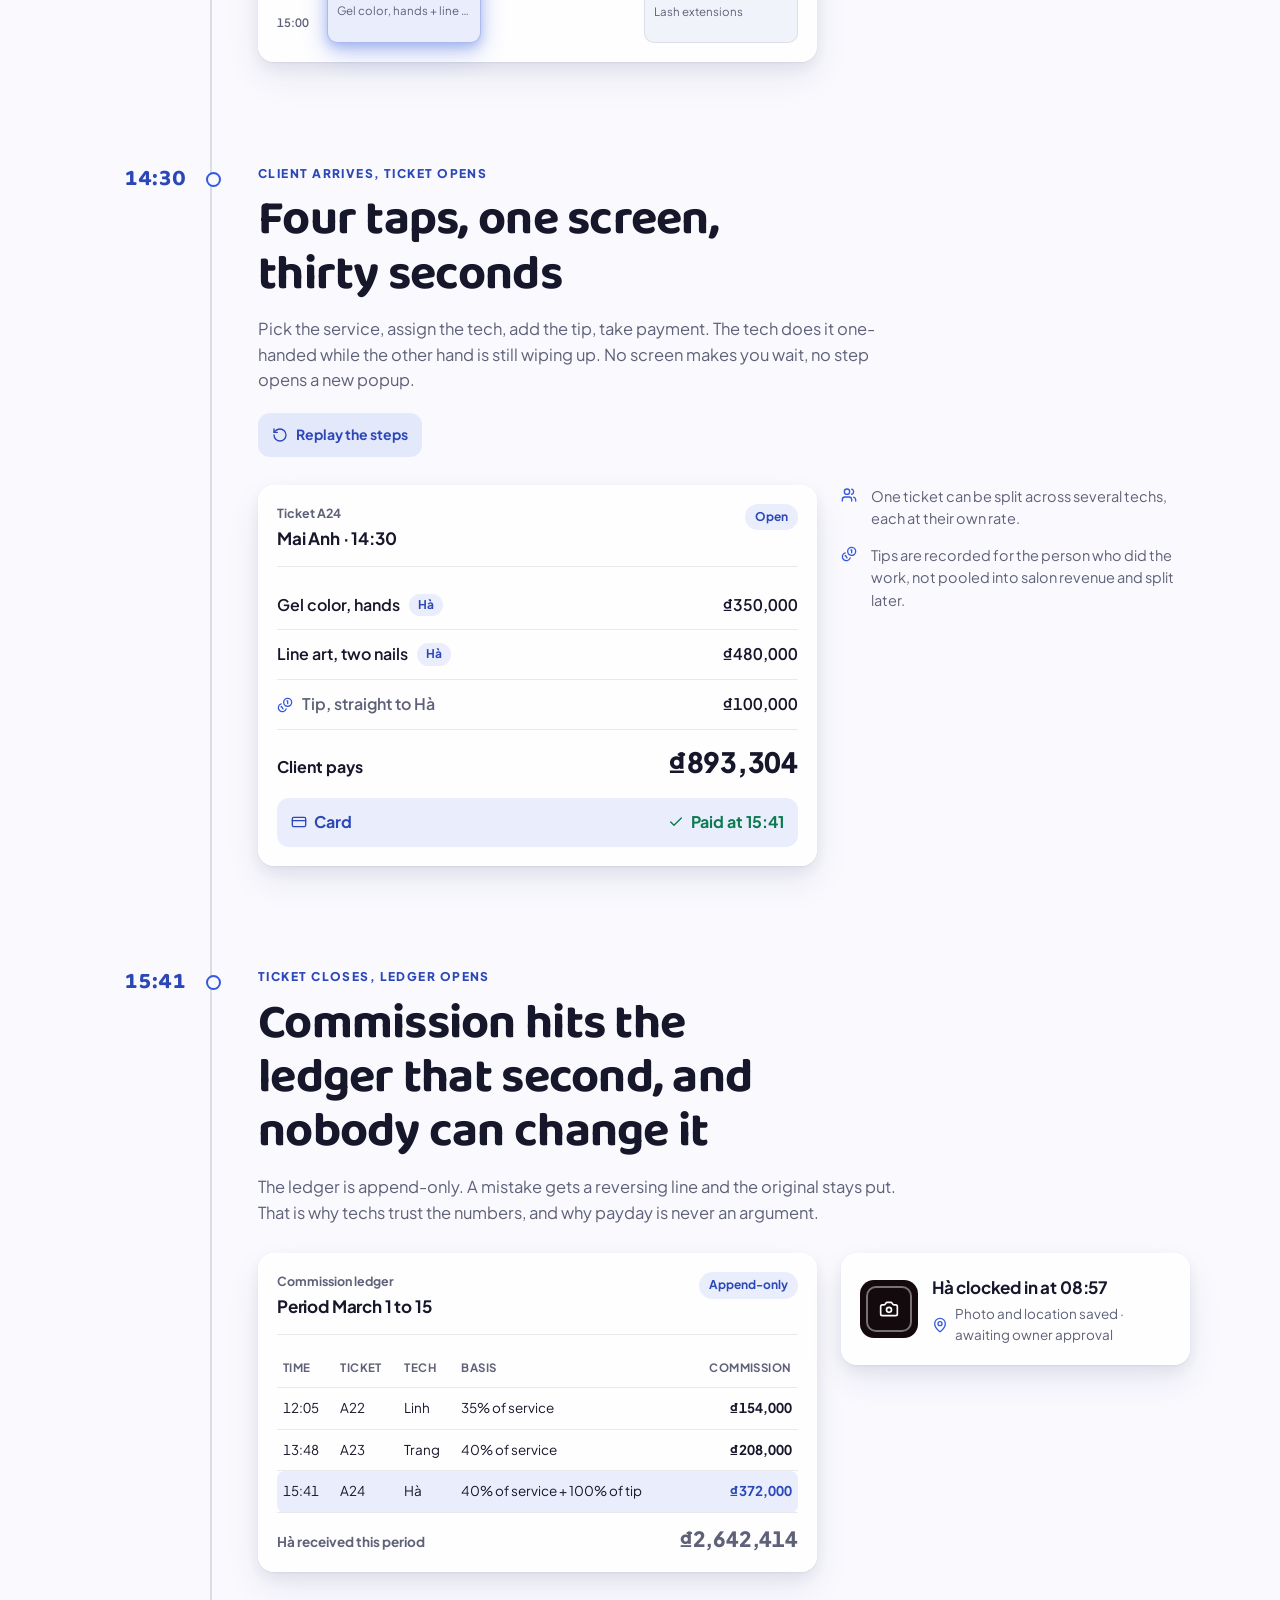
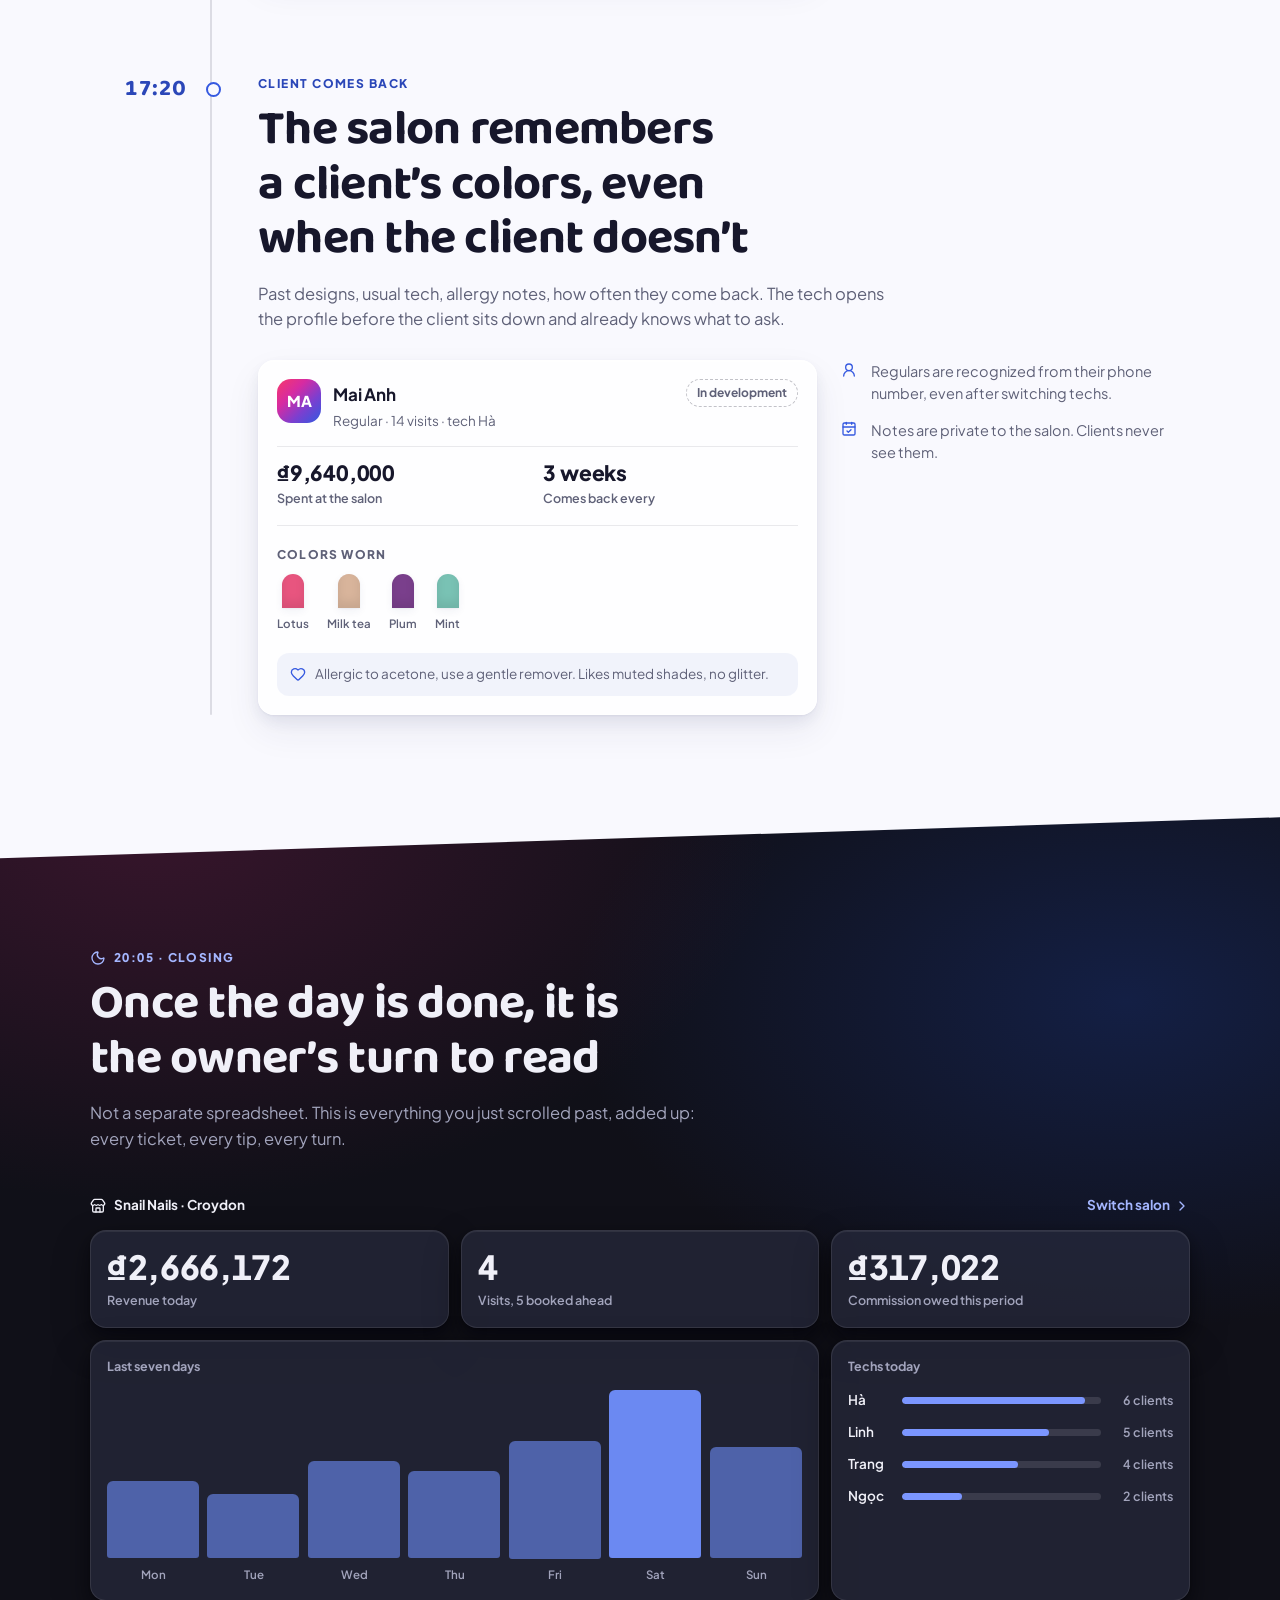
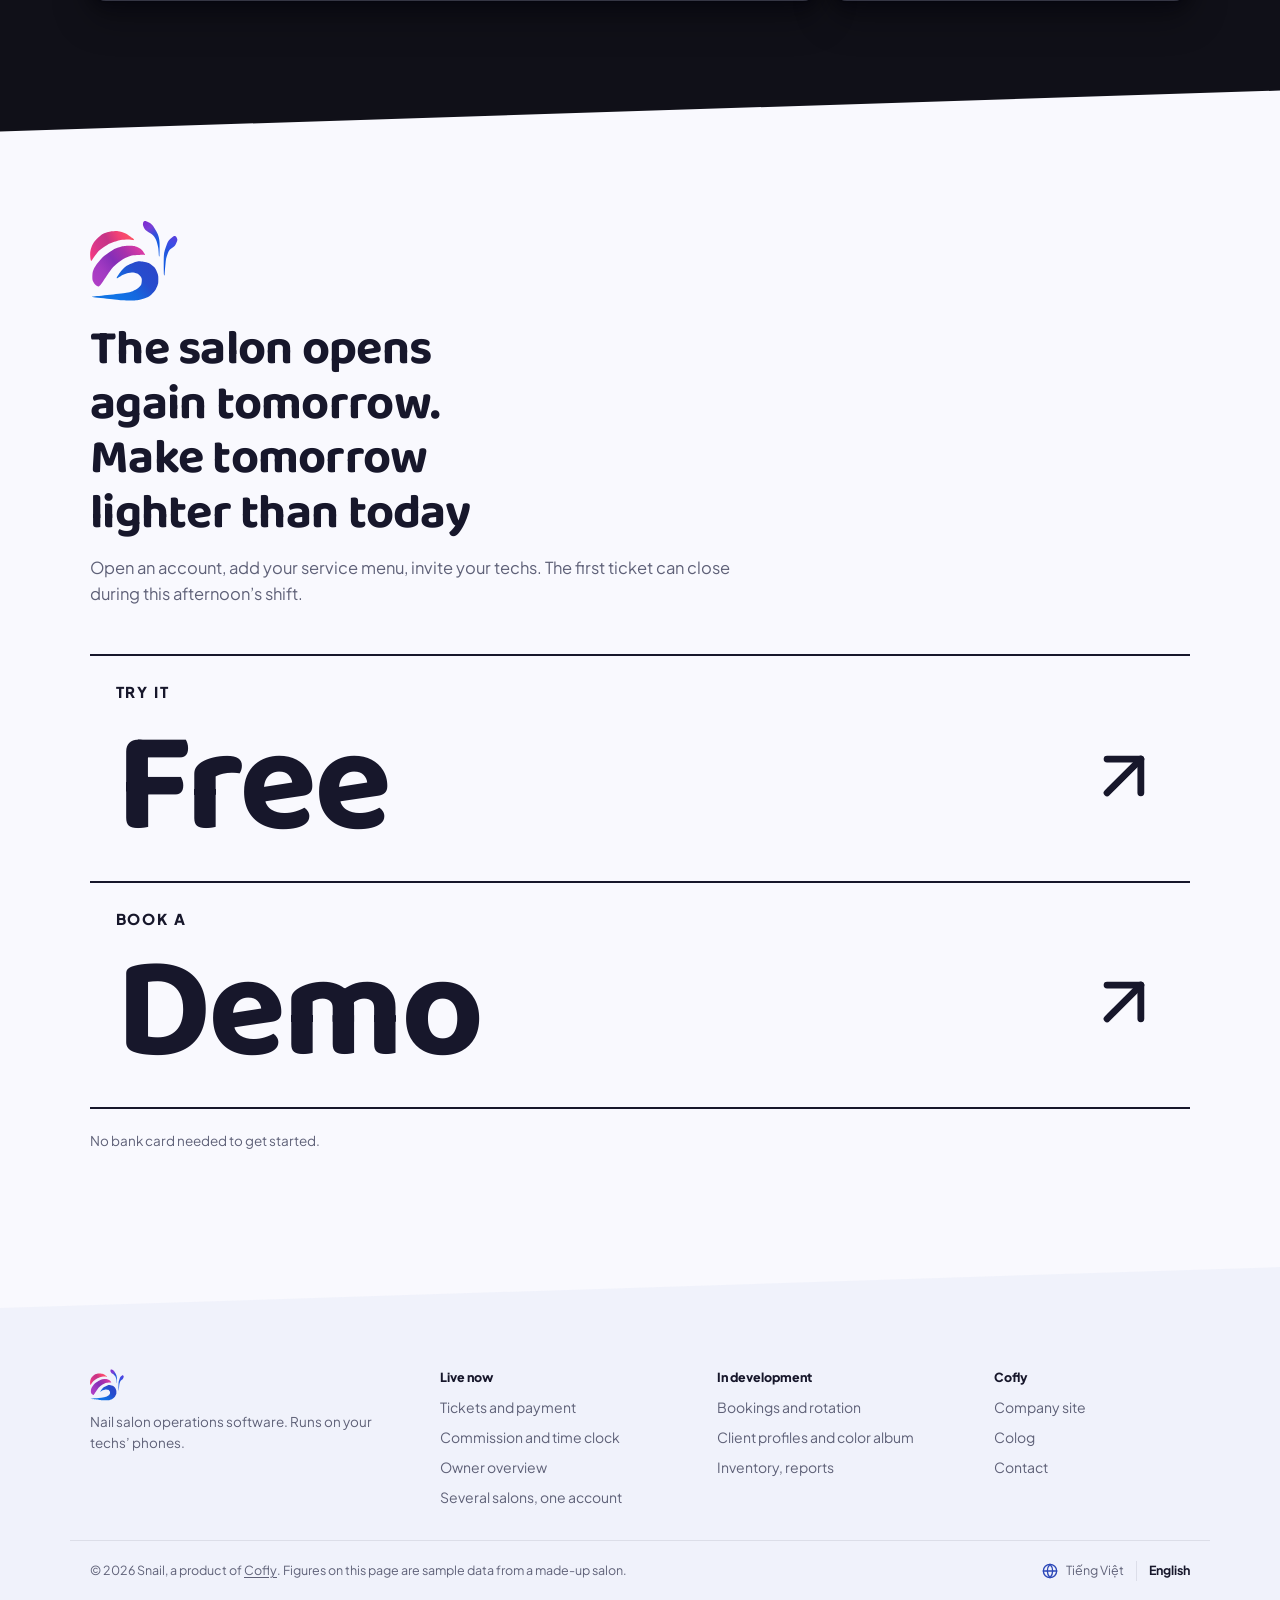
<file: en/snail/index.html>
<!DOCTYPE html><!-- data-intl: mã Intl của ngôn ngữ trang, để script đếm số định dạng số tiền giống phần HTML dựng sẵn. --><html lang="en" data-intl="en-US"> <head><meta charset="utf-8"><meta name="viewport" content="width=device-width, initial-scale=1, viewport-fit=cover"><title>Snail · Nail salon operations software</title><meta name="description" content="Rotation, tickets, tips, commission, time clock, and the end-of-day books. Snail follows the order a nail salon actually works in."><link rel="canonical" href="https://cofly.vn/en/snail/"><link rel="alternate" hreflang="vi" href="https://cofly.vn/snail/"><link rel="alternate" hreflang="en" href="https://cofly.vn/en/snail/"><link rel="alternate" hreflang="x-default" href="https://cofly.vn/snail/"><meta property="og:title" content="Snail · Nail salon operations software"><meta property="og:description" content="Rotation, tickets, tips, commission, time clock, and the end-of-day books. Snail follows the order a nail salon actually works in."><meta property="og:type" content="website"><meta property="og:url" content="https://cofly.vn/en/snail/"><meta property="og:locale" content="en_US"><meta property="og:locale:alternate" content="vi_VN"><meta name="theme-color" content="#FAFAFE" media="(prefers-color-scheme: light)"><meta name="theme-color" content="#101018" media="(prefers-color-scheme: dark)"><!-- ICO dựng sẵn từ bản logo đầy đủ (có râu), khung 16px đã làm đậm nét râu. Không dùng
         SVG vì trình duyệt thu SVG về 16px không có hinting, râu tan vào nền. --><link rel="icon" href="/snail/brand/logo/favicon.ico" sizes="16x16 32x32 48x48"><link rel="preconnect" href="https://fonts.googleapis.com"><link rel="preconnect" href="https://fonts.gstatic.com" crossorigin><link href="https://fonts.googleapis.com/css2?family=Baloo+2:wght@600;700&family=Plus+Jakarta+Sans:wght@400;600;700;800&display=swap" rel="stylesheet"><script>
      document.documentElement.classList.add('js');
    </script><script type="module">function y(){const e=document.querySelectorAll(".reveal");if(!e.length)return;const r=new IntersectionObserver(o=>{for(const t of o)t.isIntersecting&&(t.target.classList.add("in"),r.unobserve(t.target))},{rootMargin:"0px 0px -12% 0px",threshold:.15});e.forEach(o=>r.observe(o))}const w=document.documentElement.dataset.intl||"vi-VN";function g(e,r=0){const o=Number(e.dataset.count);if(!Number.isFinite(o))return;const t=e.dataset.currency,n=new Intl.NumberFormat(w,t?{style:"currency",currency:t}:{}),s=n.format(o),i=900;let c=!1;const u=()=>{c=!0,e.textContent=s},f=window.setTimeout(u,r+i+300);window.setTimeout(()=>{if(c)return;const h=performance.now(),p=a=>1-Math.pow(1-a,3),d=a=>{if(c)return;const l=Math.min(Math.max((a-h)/i,0),1);e.textContent=n.format(Math.round(o*p(l))),l<1?requestAnimationFrame(d):(window.clearTimeout(f),u())};e.textContent=n.format(0),requestAnimationFrame(d)},r)}function v(){const e=document.querySelectorAll("[data-seq]");if(!e.length)return;e.forEach(t=>{t.querySelectorAll(".bar").forEach((n,s)=>{n.style.setProperty("--b",String(s))})});const r=t=>{t.classList.remove("play"),t.offsetWidth,t.classList.add("play"),t.querySelectorAll("[data-count]").forEach((n,s)=>{g(n,620+s*90)})},o=new IntersectionObserver(t=>{for(const n of t)n.isIntersecting&&(r(n.target),o.unobserve(n.target))},{threshold:.35});e.forEach(t=>o.observe(t)),document.querySelectorAll("[data-replay]").forEach(t=>{t.addEventListener("click",()=>{const s=document.getElementById(t.dataset.replay??"")?.querySelector("[data-seq]");s&&r(s)})})}function S(){const e=document.querySelector("[data-rail]");if(!e)return;let r=!1;const o=()=>{r=!1;const n=e.getBoundingClientRect(),s=n.height-window.innerHeight*.35,i=s<=0?1:(window.innerHeight*.65-n.top)/s;e.style.setProperty("--p",Math.min(Math.max(i,0),1).toFixed(3))},t=()=>{r||(r=!0,requestAnimationFrame(o))};o(),window.addEventListener("scroll",t,{passive:!0}),window.addEventListener("resize",t,{passive:!0})}const m=window.matchMedia("(prefers-reduced-motion: reduce)");function q(){if(m.matches){document.documentElement.classList.add("no-motion"),document.querySelector("[data-rail]")?.style.setProperty("--p","1");return}document.documentElement.classList.remove("no-motion"),y(),v(),CSS.supports("animation-timeline: view()")&&"registerProperty"in CSS||S()}q();m.addEventListener("change",()=>window.location.reload());</script><link rel="stylesheet" href="/_astro/landing.B_mMhPBz.css"></head> <body>  <a class="skip" href="#mot-ngay">Skip to main content</a> <svg xmlns="http://www.w3.org/2000/svg" style="display:none" aria-hidden="true"> <symbol id="i-calendar-check" viewBox="0 0 24 24" fill="none" stroke="currentColor" stroke-width="2" stroke-linecap="round" stroke-linejoin="round"><path d="M8 2v3"></path><path d="M16 2v3"></path><rect x="3" y="3" width="18" height="18" rx="2"></rect><path d="M3 9h18"></path><path d="m9 15 2 2 4-4"></path></symbol> <symbol id="i-camera" viewBox="0 0 24 24" fill="none" stroke="currentColor" stroke-width="2" stroke-linecap="round" stroke-linejoin="round"><path d="M13.997 4a2 2 0 0 1 1.76 1.05l.486.9A2 2 0 0 0 18.003 7H20a2 2 0 0 1 2 2v9a2 2 0 0 1-2 2H4a2 2 0 0 1-2-2V9a2 2 0 0 1 2-2h1.997a2 2 0 0 0 1.759-1.048l.489-.904A2 2 0 0 1 10.004 4z"></path><circle cx="12" cy="13" r="3"></circle></symbol> <symbol id="i-map-pin" viewBox="0 0 24 24" fill="none" stroke="currentColor" stroke-width="2" stroke-linecap="round" stroke-linejoin="round"><path d="M20 10c0 4.993-5.539 10.193-7.399 11.799a1 1 0 0 1-1.202 0C9.539 20.193 4 14.993 4 10a8 8 0 0 1 16 0"></path><circle cx="12" cy="10" r="3"></circle></symbol> <symbol id="i-store" viewBox="0 0 24 24" fill="none" stroke="currentColor" stroke-width="2" stroke-linecap="round" stroke-linejoin="round"><path d="M15 21v-5a1 1 0 0 0-1-1h-4a1 1 0 0 0-1 1v5"></path><path d="M17.774 10.31a1.12 1.12 0 0 0-1.549 0 2.5 2.5 0 0 1-3.451 0 1.12 1.12 0 0 0-1.548 0 2.5 2.5 0 0 1-3.452 0 1.12 1.12 0 0 0-1.549 0 2.5 2.5 0 0 1-3.77-3.248l2.889-4.184A2 2 0 0 1 7 2h10a2 2 0 0 1 1.653.873l2.895 4.192a2.5 2.5 0 0 1-3.774 3.244"></path><path d="M4 10.95V19a2 2 0 0 0 2 2h12a2 2 0 0 0 2-2v-8.05"></path></symbol> <symbol id="i-arrow-right" viewBox="0 0 24 24" fill="none" stroke="currentColor" stroke-width="2" stroke-linecap="round" stroke-linejoin="round"><path d="M5 12h14"></path><path d="m12 5 7 7-7 7"></path></symbol> <symbol id="i-check" viewBox="0 0 24 24" fill="none" stroke="currentColor" stroke-width="2" stroke-linecap="round" stroke-linejoin="round"><path d="M20 6 9 17l-5-5"></path></symbol> <symbol id="i-chevron-right" viewBox="0 0 24 24" fill="none" stroke="currentColor" stroke-width="2" stroke-linecap="round" stroke-linejoin="round"><path d="m9 18 6-6-6-6"></path></symbol> <symbol id="i-user-round" viewBox="0 0 24 24" fill="none" stroke="currentColor" stroke-width="2" stroke-linecap="round" stroke-linejoin="round"><circle cx="12" cy="8" r="5"></circle><path d="M20 21a8 8 0 0 0-16 0"></path></symbol> <symbol id="i-credit-card" viewBox="0 0 24 24" fill="none" stroke="currentColor" stroke-width="2" stroke-linecap="round" stroke-linejoin="round"><rect width="20" height="14" x="2" y="5" rx="2"></rect><line x1="2" x2="22" y1="10" y2="10"></line></symbol> <symbol id="i-coins" viewBox="0 0 24 24" fill="none" stroke="currentColor" stroke-width="2" stroke-linecap="round" stroke-linejoin="round"><path d="M13.744 17.736a6 6 0 1 1-7.48-7.48"></path><path d="M15 6h1v4"></path><path d="m6.134 14.768.866-.5 2 3.464"></path><circle cx="16" cy="8" r="6"></circle></symbol> <symbol id="i-moon" viewBox="0 0 24 24" fill="none" stroke="currentColor" stroke-width="2" stroke-linecap="round" stroke-linejoin="round"><path d="M20.985 12.486a9 9 0 1 1-9.473-9.472c.405-.022.617.46.402.803a6 6 0 0 0 8.268 8.268c.344-.215.825-.004.803.401"></path></symbol> <symbol id="i-rotate-ccw" viewBox="0 0 24 24" fill="none" stroke="currentColor" stroke-width="2" stroke-linecap="round" stroke-linejoin="round"><path d="M3 12a9 9 0 1 0 9-9 9.75 9.75 0 0 0-6.74 2.74L3 8"></path><path d="M3 3v5h5"></path></symbol> <symbol id="i-heart" viewBox="0 0 24 24" fill="none" stroke="currentColor" stroke-width="2" stroke-linecap="round" stroke-linejoin="round"><path d="M2 9.5a5.5 5.5 0 0 1 9.591-3.676.56.56 0 0 0 .818 0A5.49 5.49 0 0 1 22 9.5c0 2.29-1.5 4-3 5.5l-5.492 5.313a2 2 0 0 1-3 .019L5 15c-1.5-1.5-3-3.2-3-5.5"></path></symbol> <symbol id="i-phone" viewBox="0 0 24 24" fill="none" stroke="currentColor" stroke-width="2" stroke-linecap="round" stroke-linejoin="round"><path d="M13.832 16.568a1 1 0 0 0 1.213-.303l.355-.465A2 2 0 0 1 17 15h3a2 2 0 0 1 2 2v3a2 2 0 0 1-2 2A18 18 0 0 1 2 4a2 2 0 0 1 2-2h3a2 2 0 0 1 2 2v3a2 2 0 0 1-.8 1.6l-.468.351a1 1 0 0 0-.292 1.233 14 14 0 0 0 6.392 6.384"></path></symbol> <symbol id="i-globe" viewBox="0 0 24 24" fill="none" stroke="currentColor" stroke-width="2" stroke-linecap="round" stroke-linejoin="round"><circle cx="12" cy="12" r="10"></circle><path d="M12 2a14.5 14.5 0 0 0 0 20 14.5 14.5 0 0 0 0-20"></path><path d="M2 12h20"></path></symbol> <symbol id="i-users" viewBox="0 0 24 24" fill="none" stroke="currentColor" stroke-width="2" stroke-linecap="round" stroke-linejoin="round"><path d="M16 21v-2a4 4 0 0 0-4-4H6a4 4 0 0 0-4 4v2"></path><path d="M16 3.128a4 4 0 0 1 0 7.744"></path><path d="M22 21v-2a4 4 0 0 0-3-3.87"></path><circle cx="9" cy="7" r="4"></circle></symbol> </svg>  <header class="site-head"> <div class="head-inner"> <a class="brand" href="#top" aria-label="Snail, back to top"> <img class="brand-mark" src="/snail/brand/logo/snail-logo-mark.svg" alt="" width="34" height="31"> <span class="brand-name">Snail</span> </a> <a class="head-parent" href="/en/">by Cofly</a> <nav class="head-nav" aria-label="Moments of the day"> <a href="#luot"><span class="t">09:12</span> Booking</a> <a href="#ticket"><span class="t">14:30</span> Ticket</a> <a href="#hoa-hong"><span class="t">15:41</span> Commission</a> <a href="#dong-ca"><span class="t">20:05</span> Closing</a> </nav> <a class="btn btn-accent head-cta" href="#bat-dau">Try it</a> </div> </header> <main id="top"> <section class="hero"> <div class="hero-rays" aria-hidden="true"> <span style="--p: 0.200"></span><span style="--p: 0.400"></span><span style="--p: 0.600"></span><span style="--p: 0.800"></span><span style="--p: 1.000"></span> </div> <div class="hero-slab" aria-hidden="true"></div> <div class="wrap hero-inner"> <p class="stamp">08:40 · salon opens</p> <h1 class="display hero-title"> <span class="hero-line1"><span>Nail salons run on turns.</span></span> <em class="hero-line2">Snail keeps pace.</em> </h1> <div class="hero-copy"> <p class="lead">Rotation, tickets, tips, commission, time clock, end-of-day books. One system that follows the order your salon works in.</p> <div class="row-actions"> <a class="btn btn-accent btn-lg" href="#bat-dau">Try it free</a> <a class="btn btn-quiet btn-lg" href="#mot-ngay"> Walk through a day <svg class="ico" aria-hidden="true"><use href="#i-arrow-right"></use></svg> </a> </div> </div> <div class="hero-stage js-seq" data-seq> <div class="turnboard"> <header class="tb-head"> <span class="tb-title"> <svg class="ico ico-sm" aria-hidden="true"><use href="#i-rotate-ccw"></use></svg> Today’s rotation </span> <span class="tb-sub num">Friday · March 14</span> </header> <ol class="tb-list"> <li class="tb-row" style="--i: 0"> <span class="tb-n num">1</span> <span class="tb-who"> <span class="tb-name">Hà</span> <span class="tb-state">Next up</span> </span> <span class="tb-slot" data-slot> <span class="tb-empty">Free</span> <span class="tb-booking" data-drop> <span class="tb-booking-name">Mai Anh · 14:30</span> <span class="tb-booking-svc">Gel color, hands + line art</span> </span> </span> </li><li class="tb-row" style="--i: 1"> <span class="tb-n num">2</span> <span class="tb-who"> <span class="tb-name">Linh</span> <span class="tb-state">In service</span> </span> <span class="tb-slot"> <span class="tb-busy num">Acrylic · 25 min left</span> </span> </li><li class="tb-row" style="--i: 2"> <span class="tb-n num">3</span> <span class="tb-who"> <span class="tb-name">Trang</span> <span class="tb-state">Just finished</span> </span> <span class="tb-slot"> <span class="tb-done num">3 clients today</span> </span> </li><li class="tb-row" style="--i: 3"> <span class="tb-n num">4</span> <span class="tb-who"> <span class="tb-name">Ngọc</span> <span class="tb-state">Starts at 12:00</span> </span> <span class="tb-slot"> <span class="tb-late">Not in yet</span> </span> </li> </ol> <footer class="tb-foot"> <span class="dot"></span> A client booked at 09:12, and the rotation put the booking straight into Hà’s turn. </footer> </div> </div> </div> </section> <div class="day" id="mot-ngay" data-rail> <div class="rail" aria-hidden="true"> <span class="rail-line"></span> <span class="rail-fill"></span> <img class="rail-snail" src="/snail/brand/logo/snail-logo-mark.svg" alt="" width="40" height="37"> </div> <section class="stop" id="luot" aria-labelledby="h-luot"> <p class="stop-time"><span>09:12</span></p> <div class="stop-main"> <div class="stop-head reveal"> <p class="eyebrow">Client books</p> <h2 id="h-luot">Clients pick the time. The salon never types it in again</h2> <p class="lead">Bookings drop straight into a free tech’s column and into the right turn. No notebook, no calling back to confirm, nobody keeping it in their head.</p> </div> <div class="stop-body reveal"> <div class="panel cal js-seq" data-seq> <header class="panel-head"> <div> <p class="panel-kicker">Day calendar</p> <p class="panel-title">Friday, March 14</p> </div> <span class="tag tag-plan">In development</span> </header> <div class="cal-grid" role="img" aria-label="Day calendar with three tech columns: Hà, Linh, Trang. A new booking for client Mai Anh goes into Hà’s column at 14:30."> <span class="cal-name" style="grid-column: 2">Hà</span> <span class="cal-name" style="grid-column: 3">Linh</span> <span class="cal-name" style="grid-column: 4">Trang</span> <span class="cal-time num" style="grid-row: 2">13:00</span> <span class="cal-time num" style="grid-row: 3">13:30</span> <span class="cal-time num" style="grid-row: 4">14:00</span> <span class="cal-time num" style="grid-row: 5">14:30</span> <span class="cal-time num" style="grid-row: 6">15:00</span> <div class="cal-slot" style="grid-column: 2; grid-row: 2 / span 2"> <b>Thu Trang</b><span>Acrylic</span> </div> <div class="cal-slot" style="grid-column: 3; grid-row: 3 / span 2"> <b>Ngọc</b><span>Gel color, feet</span> </div> <div class="cal-slot" style="grid-column: 4; grid-row: 2"> <b>Walk-in</b> </div> <div class="cal-slot" style="grid-column: 4; grid-row: 5 / span 2"> <b>Hồng</b><span>Lash extensions</span> </div> <div class="cal-slot is-new" style="grid-column: 2; grid-row: 5 / span 2"> <b>Mai Anh</b><span>Gel color, hands + line art</span> </div> </div> </div> <aside class="aside"> <p class="aside-line"> <svg class="ico ico-sm" aria-hidden="true"><use href="#i-phone"></use></svg> Regulars rebook their usual tech in one tap, without describing their last design again. </p> <p class="aside-line"> <svg class="ico ico-sm" aria-hidden="true"><use href="#i-rotate-ccw"></use></svg> Walk-ins still go by turn, so bookings never take the place of someone who came in person. </p> </aside> </div> </div> </section> <section class="stop" id="ticket" aria-labelledby="h-ticket"> <p class="stop-time"><span>14:30</span></p> <div class="stop-main"> <div class="stop-head reveal"> <p class="eyebrow">Client arrives, ticket opens</p> <h2 id="h-ticket">Four taps, one screen, thirty seconds</h2> <p class="lead">Pick the service, assign the tech, add the tip, take payment. The tech does it one-handed while the other hand is still wiping up. No screen makes you wait, no step opens a new popup.</p> <button class="replay" type="button" data-replay="ticket"> <svg class="ico ico-sm" aria-hidden="true"><use href="#i-rotate-ccw"></use></svg> Replay the steps </button> </div> <div class="stop-body reveal"> <div class="panel pos js-seq" data-seq> <header class="panel-head"> <div> <p class="panel-kicker">Ticket A24</p> <p class="panel-title">Mai Anh · 14:30</p> </div> <span class="tag">Open</span> </header> <ul class="pos-lines"> <li class="pos-line" style="--i: 0"> <span class="pos-main"> <span class="pos-name">Gel color, hands</span> <span class="staff-chip">Hà</span> </span> <span class="num">₫350,000</span> </li> <li class="pos-line" style="--i: 1"> <span class="pos-main"> <span class="pos-name">Line art, two nails</span> <span class="staff-chip">Hà</span> </span> <span class="num">₫480,000</span> </li> <li class="pos-line pos-tip" style="--i: 2"> <span class="pos-main"> <svg class="ico ico-sm" aria-hidden="true"><use href="#i-coins"></use></svg> <span class="pos-name">Tip, straight to Hà</span> </span> <span class="num">₫100,000</span> </li> </ul> <div class="pos-total" style="--i: 3"> <span>Client pays</span> <span class="figure num" data-count="930000" data-currency="VND">₫930,000</span> </div> <div class="pos-pay" style="--i: 4"> <span class="pos-method"> <svg class="ico ico-sm" aria-hidden="true"><use href="#i-credit-card"></use></svg> Card </span> <span class="pos-done"> <svg class="ico ico-sm" aria-hidden="true"><use href="#i-check"></use></svg> Paid at 15:41
</span> </div> </div> <aside class="aside"> <p class="aside-line"> <svg class="ico ico-sm" aria-hidden="true"><use href="#i-users"></use></svg> One ticket can be split across several techs, each at their own rate. </p> <p class="aside-line"> <svg class="ico ico-sm" aria-hidden="true"><use href="#i-coins"></use></svg> Tips are recorded for the person who did the work, not pooled into salon revenue and split later. </p> </aside> </div> </div> </section> <section class="stop" id="hoa-hong" aria-labelledby="h-hoahong"> <p class="stop-time"><span>15:41</span></p> <div class="stop-main"> <div class="stop-head reveal"> <p class="eyebrow">Ticket closes, ledger opens</p> <h2 id="h-hoahong">Commission hits the ledger that second, and nobody can change it</h2> <p class="lead">The ledger is append-only. A mistake gets a reversing line and the original stays put. That is why techs trust the numbers, and why payday is never an argument.</p> </div> <div class="stop-body reveal"> <div class="panel ledger js-seq" data-seq> <header class="panel-head"> <div> <p class="panel-kicker">Commission ledger</p> <p class="panel-title">Period March 1 to 15</p> </div> <span class="tag">Append-only</span> </header> <div class="table-scroll"> <table class="ledger-table"> <caption class="sr-only">Commission lines recorded in this period</caption> <thead> <tr> <th scope="col">Time</th> <th scope="col">Ticket</th> <th scope="col">Tech</th> <th scope="col">Basis</th> <th scope="col" class="right">Commission</th> </tr> </thead> <tbody> <tr style="--i: 0"> <td class="num">12:05</td> <td class="num">A22</td> <td>Linh</td> <td>35% of service</td> <td class="right num">₫154,000</td> </tr><tr style="--i: 1"> <td class="num">13:48</td> <td class="num">A23</td> <td>Trang</td> <td>40% of service</td> <td class="right num">₫208,000</td> </tr><tr class="is-new" style="--i: 2"> <td class="num">15:41</td> <td class="num">A24</td> <td>Hà</td> <td>40% of service + 100% of tip</td> <td class="right num">₫372,000</td> </tr> </tbody> </table> </div> <footer class="ledger-foot"> <span>Hà received this period</span> <span class="figure num" data-count="2864000" data-currency="VND">₫2,864,000</span> </footer> </div> <div class="panel clock"> <div class="clock-shot" aria-hidden="true"> <span class="clock-ring"></span> <svg class="ico" aria-hidden="true"><use href="#i-camera"></use></svg> </div> <div> <p class="panel-title">Hà clocked in at 08:57</p> <p class="panel-sub"> <svg class="ico ico-sm" aria-hidden="true"><use href="#i-map-pin"></use></svg> Photo and location saved · awaiting owner approval </p> </div> </div> </div> </div> </section> <section class="stop" id="khach" aria-labelledby="h-khach"> <p class="stop-time"><span>17:20</span></p> <div class="stop-main"> <div class="stop-head reveal"> <p class="eyebrow">Client comes back</p> <h2 id="h-khach">The salon remembers a client’s colors, even when the client doesn’t</h2> <p class="lead">Past designs, usual tech, allergy notes, how often they come back. The tech opens the profile before the client sits down and already knows what to ask.</p> </div> <div class="stop-body reveal"> <div class="panel cust"> <header class="panel-head"> <span class="avatar" aria-hidden="true">MA</span> <div> <p class="panel-title">Mai Anh</p> <p class="panel-sub">Regular · 14 visits · tech Hà</p> </div> <span class="tag tag-plan">In development</span> </header> <div class="cust-facts"> <div> <p class="figure num" data-count="9640000" data-currency="VND">₫9,640,000</p> <p class="micro">Spent at the salon</p> </div> <div> <p class="figure num">3 weeks</p> <p class="micro">Comes back every</p> </div> </div> <p class="micro-label">Colors worn</p> <ul class="lacquers" aria-label="Four colors this client has worn"> <li><span class="tip lac-sen"></span><span class="lac-name">Lotus</span></li><li><span class="tip lac-sua"></span><span class="lac-name">Milk tea</span></li><li><span class="tip lac-man"></span><span class="lac-name">Plum</span></li><li><span class="tip lac-bac-ha"></span><span class="lac-name">Mint</span></li> </ul> <p class="cust-note"> <svg class="ico ico-sm" aria-hidden="true"><use href="#i-heart"></use></svg> Allergic to acetone, use a gentle remover. Likes muted shades, no glitter. </p> </div> <aside class="aside"> <p class="aside-line"> <svg class="ico ico-sm" aria-hidden="true"><use href="#i-user-round"></use></svg> Regulars are recognized from their phone number, even after switching techs. </p> <p class="aside-line"> <svg class="ico ico-sm" aria-hidden="true"><use href="#i-calendar-check"></use></svg> Notes are private to the salon. Clients never see them. </p> </aside> </div> </div> </section> </div> <section class="night" id="dong-ca" aria-labelledby="h-dongca"> <div class="wrap night-inner"> <div class="night-head reveal"> <p class="stamp"> <svg class="ico ico-sm" aria-hidden="true"><use href="#i-moon"></use></svg> 20:05 · closing </p> <h2 id="h-dongca">Once the day is done, it is the owner’s turn to read</h2> <p class="lead">Not a separate spreadsheet. This is everything you just scrolled past, added up: every ticket, every tip, every turn.</p> </div> <div class="night-body js-seq reveal" data-seq> <div class="shopbar"> <span class="shop"> <svg class="ico ico-sm" aria-hidden="true"><use href="#i-store"></use></svg>
Snail Nails · Croydon
</span> <span class="shop-switch"> Switch salon <svg class="ico ico-sm" aria-hidden="true"><use href="#i-chevron-right"></use></svg> </span> </div> <div class="night-grid"> <div class="panel figure-card" style="--i: 0"> <p class="figure figure-lg num" data-count="4280000" data-currency="VND">₫4,280,000</p> <p class="micro">Revenue today</p> </div> <div class="panel figure-card" style="--i: 1"> <p class="figure figure-lg num" data-count="17">17</p> <p class="micro">Visits, 5 booked ahead</p> </div> <div class="panel figure-card" style="--i: 2"> <p class="figure figure-lg num" data-count="1516000" data-currency="VND">₫1,516,000</p> <p class="micro">Commission owed this period</p> </div> <div class="panel chart-card" style="--i: 3"> <p class="panel-kicker">Last seven days</p> <div class="chart" role="img" aria-label="Revenue for the last seven days, highest on Saturday at 6,120,000 dong"> <span class="bar" style="--h: 46%"></span><span class="bar" style="--h: 38%"></span><span class="bar" style="--h: 58%"></span><span class="bar" style="--h: 52%"></span><span class="bar" style="--h: 70%"></span><span class="bar is-top" style="--h: 100%"></span><span class="bar" style="--h: 66%"></span> </div> <ul class="chart-x" aria-hidden="true"> <li>Mon</li><li>Tue</li><li>Wed</li><li>Thu</li><li>Fri</li><li>Sat</li><li>Sun</li> </ul> </div> <div class="panel staff-card" style="--i: 4"> <p class="panel-kicker">Techs today</p> <ul class="staff-list"> <li> <span>Hà</span> <span class="bar-mini"><i style="--w: 92%"></i></span> <span class="num">6 clients</span> </li><li> <span>Linh</span> <span class="bar-mini"><i style="--w: 74%"></i></span> <span class="num">5 clients</span> </li><li> <span>Trang</span> <span class="bar-mini"><i style="--w: 58%"></i></span> <span class="num">4 clients</span> </li><li> <span>Ngọc</span> <span class="bar-mini"><i style="--w: 30%"></i></span> <span class="num">2 clients</span> </li> </ul> </div> </div> </div> </div> </section> <section class="close" id="bat-dau" aria-labelledby="h-batdau"> <div class="wrap close-inner"> <div class="close-head reveal"> <img class="close-mark" src="/snail/brand/logo/snail-logo-mark.svg" alt="" width="96" height="88"> <h2 id="h-batdau">The salon opens again tomorrow. Make tomorrow lighter than today</h2> <p class="lead">Open an account, add your service menu, invite your techs. The first ticket can close during this afternoon’s shift.</p> </div> <ul class="mega"> <li class="reveal"> <a class="mega-row" href="mailto:info@cofly.vn?subject=Snail%20free%20trial&amp;body=Hello%20Cofly%2C%0D%0A%0D%0AI%20would%20like%20to%20try%20Snail%20for%20my%20salon.%0D%0A%0D%0AName%3A%0D%0AOrganization%3A%0D%0APhone%3A%0D%0APreferred%20time%3A"> <span class="mega-label">Try it</span> <span class="mega-word">Free</span> <svg class="ico mega-arrow" aria-hidden="true"><use href="#i-arrow-right"></use></svg> </a> </li><li class="reveal"> <a class="mega-row" href="mailto:info@cofly.vn?subject=Snail%20demo%20request&amp;body=Hello%20Cofly%2C%0D%0A%0D%0AI%20would%20like%20to%20book%20a%20Snail%20demo.%0D%0A%0D%0AName%3A%0D%0AOrganization%3A%0D%0APhone%3A%0D%0APreferred%20time%3A"> <span class="mega-label">Book a</span> <span class="mega-word">Demo</span> <svg class="ico mega-arrow" aria-hidden="true"><use href="#i-arrow-right"></use></svg> </a> </li> </ul> <p class="fineprint">No bank card needed to get started.</p> </div> </section> </main> <footer class="site-foot"> <div class="wrap foot-grid"> <div> <img class="brand-mark" src="/snail/brand/logo/snail-logo-mark.svg" alt="Snail" width="34" height="31"> <p class="foot-line">Nail salon operations software. Runs on your techs’ phones.</p> </div> <nav class="foot-nav" aria-label="Live now"> <p class="foot-title">Live now</p> <a href="#ticket">Tickets and payment</a> <a href="#hoa-hong">Commission and time clock</a> <a href="#dong-ca">Owner overview</a> <a href="#dong-ca">Several salons, one account</a> </nav> <nav class="foot-nav" aria-label="In development"> <p class="foot-title">In development</p> <a href="#luot">Bookings and rotation</a> <a href="#khach">Client profiles and color album</a> <span>Inventory, reports</span> </nav> <nav class="foot-nav" aria-label="Cofly"> <p class="foot-title">Cofly</p> <a href="/en/">Company site</a> <a href="/en/colog/">Colog</a> <a href="#bat-dau">Contact</a> </nav> </div> <div class="wrap foot-bottom"> <p>© 2026 Snail, a product of <a href="/en/">Cofly</a>. Figures on this page are sample data from a made-up salon.</p> <nav class="lang-switch" aria-label="Language"> <svg class="ico ico-sm" aria-hidden="true"><use href="#i-globe"></use></svg> <ul> <li> <a href="/snail/" hreflang="vi" lang="vi"> Tiếng Việt </a> </li><li> <a href="/en/snail/" hreflang="en" lang="en" aria-current="page"> English </a> </li> </ul> </nav> </div> </footer>  </body></html>
</file>
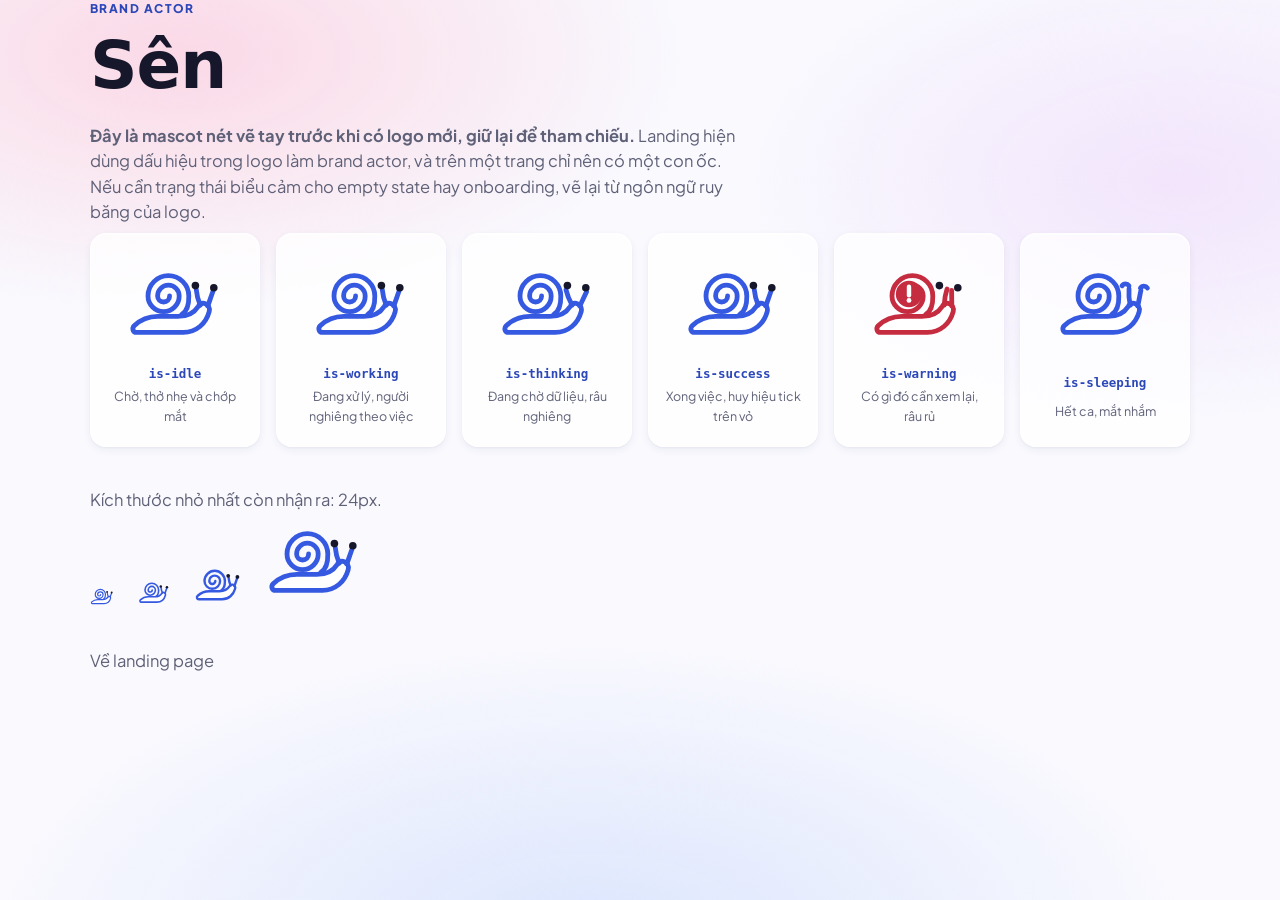
<file: snail/mascot/index.html>
<!DOCTYPE html><html lang="vi"> <head><meta charset="utf-8"><meta name="viewport" content="width=device-width, initial-scale=1"><title>Sên · mascot nét cũ (tham chiếu)</title><meta name="robots" content="noindex"><link rel="icon" href="/snail/brand/logo/snail-logo-mark.svg" type="image/svg+xml"><link rel="preconnect" href="https://fonts.googleapis.com"><link rel="preconnect" href="https://fonts.gstatic.com" crossorigin><link href="https://fonts.googleapis.com/css2?family=Plus+Jakarta+Sans:wght@400;600;700;800&display=swap" rel="stylesheet"><link rel="stylesheet" href="/_astro/landing.B_mMhPBz.css"><style>@charset "UTF-8";.mascot-slot{display:block;line-height:0}.mascot{display:block;width:100%;height:auto;overflow:visible}.m-strokes{stroke:var(--accent)}.m-body{fill:var(--surface-solid)}.m-eye{fill:var(--text)}.m-shell,.m-eyes,.m-antenna,.m-badge{transform-box:view-box}.m-shell{transform-origin:20px 21px}.m-eyes{transform-origin:39px 16px}.m-antenna-l{transform-origin:36.6px 25.6px}.m-antenna-r{transform-origin:40.4px 26px}.m-badge{transform-origin:19px 20px;opacity:0}.m-badge-disc{fill:var(--success)}.m-badge-check{stroke:var(--accent-contrast)}.m-badge-warn{stroke:var(--accent-contrast);display:none}.m-badge-dot{fill:var(--accent-contrast);display:none}.m-lid{display:none}.is-thinking .m-antenna-l{transform:rotate(-8deg)}.is-thinking .m-antenna-r{transform:rotate(6deg)}.is-warning .m-strokes{stroke:var(--danger)}.is-warning .m-antenna-l{transform:rotate(24deg)}.is-warning .m-antenna-r{transform:rotate(-20deg)}.is-warning .m-badge{opacity:1}.is-warning .m-badge-disc{fill:var(--danger)}.is-warning .m-badge-check{display:none}.is-warning .m-badge-warn,.is-warning .m-badge-dot{display:block}.is-working .m-shell{transform-origin:20px 21px}.is-success .m-badge{opacity:1}.is-sleeping .m-eyes{display:none}.is-sleeping .m-lid{display:block}.is-sleeping .m-antenna-l{transform:rotate(10deg)}.is-sleeping .m-antenna-r{transform:rotate(-8deg)}@media(prefers-reduced-motion:no-preference){.is-idle .m-shell,.is-working .m-shell{animation:m-breathe 3.2s ease-in-out infinite}.is-sleeping .m-shell{animation:m-breathe 5.2s ease-in-out infinite}.is-idle .m-eyes,.is-working .m-eyes,.is-success .m-eyes{animation:m-blink 6.4s ease-in-out infinite}.is-working{animation:m-lean 2.4s ease-in-out infinite}.is-success{animation:m-hop 1s var(--ease-out) both}.is-success .m-badge{opacity:0;animation:m-badge-in .48s var(--ease-out) .32s both}}@keyframes m-breathe{0%,to{transform:scale(1)}50%{transform:scale(1.028)}}@keyframes m-blink{0%,91%,to{transform:scaleY(1)}93.5%{transform:scaleY(.1)}96%{transform:scaleY(1)}}@keyframes m-lean{0%,to{transform:translate(0)}50%{transform:translate(2.5%)}}@keyframes m-hop{0%{transform:translateY(0)}38%{transform:translateY(-7%)}70%{transform:translateY(0)}84%{transform:translateY(-2%)}to{transform:translateY(0)}}@keyframes m-badge-in{0%{opacity:0;transform:scale(.5)}60%{opacity:1;transform:scale(1.08)}to{opacity:1;transform:scale(1)}}.states{display:grid;grid-template-columns:repeat(auto-fit,minmax(160px,1fr));gap:16px;margin:8px 0 40px}.states figure{margin:0;padding:20px 16px;display:grid;justify-items:center;gap:14px;background:var(--surface);border:1px solid var(--glass-edge);border-radius:var(--radius);box-shadow:var(--glass-sheen),var(--shadow-1)}.states .mascot-slot{width:96px}.states figcaption{display:grid;justify-items:center;gap:4px;text-align:center}.states code{font-size:12.5px;font-weight:700;color:var(--accent-ink)}.states span{font-size:12.5px;color:var(--text-2)}.sizes{display:flex;align-items:flex-end;gap:24px;margin-bottom:40px}
</style></head> <body> <main class="wrap sec"> <p class="eyebrow">Brand actor</p> <h1 class="display">Sên</h1> <p class="lead"> <strong>Đây là mascot nét vẽ tay trước khi có logo mới, giữ lại để tham
        chiếu.</strong> Landing hiện dùng dấu hiệu trong logo làm brand actor, và trên
        một trang chỉ nên có một con ốc. Nếu cần trạng thái biểu cảm cho empty state
        hay onboarding, vẽ lại từ ngôn ngữ ruy băng của logo.
</p> <div class="states"> <figure> <span class="mascot-slot is-idle"><svg class="mascot" viewBox="0 0 48 48" aria-hidden="true" focusable="false"> <g class="m-strokes" fill="none" stroke-width="2.4" stroke-linecap="round" stroke-linejoin="round"> <path class="m-body" d="M4.8 39.2C3 39.2 2.3 37.2 3.6 35.9 6.8 32.8 10.8 31.2 15.4 31.2H25.4c5 0 8.2-1.8 10.2-5 0.7-1.2 1.8-1.8 3.1-1.5 1.9 0.4 2.9 2.2 2.4 4.1C39.5 34.8 34.6 39.2 28.2 39.2Z"></path> <path class="m-shell" d="M27.4 30.2C29.8 28.8 31 25.7 30.9 21A10.2 10.2 0 0 0 10.5 21A7.8 7.8 0 0 0 26.1 21A5.4 5.4 0 0 0 15.3 21A3 3 0 0 0 21.3 21"></path> <path class="m-antenna m-antenna-l" d="M36.6 25.6C35.4 22.6 34.8 19.8 34.6 17.6"></path> <path class="m-antenna m-antenna-r" d="M40.4 26C41.4 23.2 42.2 20.8 43 18.6"></path> <path class="m-lid m-lid-l" d="M32.5 15.9A2.1 2.1 0 0 1 36 15.9"></path> <path class="m-lid m-lid-r" d="M41.7 17A2.1 2.1 0 0 1 45.2 17"></path> </g> <g class="m-eyes"> <circle class="m-eye m-eye-l" cx="34.2" cy="15.8" r="1.9"></circle> <circle class="m-eye m-eye-r" cx="43.4" cy="16.9" r="1.9"></circle> </g> <g class="m-badge" aria-hidden="true"> <circle class="m-badge-disc" cx="19" cy="20" r="6.6"></circle> <path class="m-badge-check" d="M15.9 20.1 18.2 22.4 22.3 17.9" fill="none" stroke-width="2.2" stroke-linecap="round" stroke-linejoin="round"></path> <path class="m-badge-warn" d="M19 16.4V20.6" fill="none" stroke-width="2.2" stroke-linecap="round"></path> <circle class="m-badge-dot" cx="19" cy="23.2" r="1.2"></circle> </g> </svg></span> <figcaption><code>is-idle</code><span>Chờ, thở nhẹ và chớp mắt</span></figcaption> </figure><figure> <span class="mascot-slot is-working"><svg class="mascot" viewBox="0 0 48 48" aria-hidden="true" focusable="false"> <g class="m-strokes" fill="none" stroke-width="2.4" stroke-linecap="round" stroke-linejoin="round"> <path class="m-body" d="M4.8 39.2C3 39.2 2.3 37.2 3.6 35.9 6.8 32.8 10.8 31.2 15.4 31.2H25.4c5 0 8.2-1.8 10.2-5 0.7-1.2 1.8-1.8 3.1-1.5 1.9 0.4 2.9 2.2 2.4 4.1C39.5 34.8 34.6 39.2 28.2 39.2Z"></path> <path class="m-shell" d="M27.4 30.2C29.8 28.8 31 25.7 30.9 21A10.2 10.2 0 0 0 10.5 21A7.8 7.8 0 0 0 26.1 21A5.4 5.4 0 0 0 15.3 21A3 3 0 0 0 21.3 21"></path> <path class="m-antenna m-antenna-l" d="M36.6 25.6C35.4 22.6 34.8 19.8 34.6 17.6"></path> <path class="m-antenna m-antenna-r" d="M40.4 26C41.4 23.2 42.2 20.8 43 18.6"></path> <path class="m-lid m-lid-l" d="M32.5 15.9A2.1 2.1 0 0 1 36 15.9"></path> <path class="m-lid m-lid-r" d="M41.7 17A2.1 2.1 0 0 1 45.2 17"></path> </g> <g class="m-eyes"> <circle class="m-eye m-eye-l" cx="34.2" cy="15.8" r="1.9"></circle> <circle class="m-eye m-eye-r" cx="43.4" cy="16.9" r="1.9"></circle> </g> <g class="m-badge" aria-hidden="true"> <circle class="m-badge-disc" cx="19" cy="20" r="6.6"></circle> <path class="m-badge-check" d="M15.9 20.1 18.2 22.4 22.3 17.9" fill="none" stroke-width="2.2" stroke-linecap="round" stroke-linejoin="round"></path> <path class="m-badge-warn" d="M19 16.4V20.6" fill="none" stroke-width="2.2" stroke-linecap="round"></path> <circle class="m-badge-dot" cx="19" cy="23.2" r="1.2"></circle> </g> </svg></span> <figcaption><code>is-working</code><span>Đang xử lý, người nghiêng theo việc</span></figcaption> </figure><figure> <span class="mascot-slot is-thinking"><svg class="mascot" viewBox="0 0 48 48" aria-hidden="true" focusable="false"> <g class="m-strokes" fill="none" stroke-width="2.4" stroke-linecap="round" stroke-linejoin="round"> <path class="m-body" d="M4.8 39.2C3 39.2 2.3 37.2 3.6 35.9 6.8 32.8 10.8 31.2 15.4 31.2H25.4c5 0 8.2-1.8 10.2-5 0.7-1.2 1.8-1.8 3.1-1.5 1.9 0.4 2.9 2.2 2.4 4.1C39.5 34.8 34.6 39.2 28.2 39.2Z"></path> <path class="m-shell" d="M27.4 30.2C29.8 28.8 31 25.7 30.9 21A10.2 10.2 0 0 0 10.5 21A7.8 7.8 0 0 0 26.1 21A5.4 5.4 0 0 0 15.3 21A3 3 0 0 0 21.3 21"></path> <path class="m-antenna m-antenna-l" d="M36.6 25.6C35.4 22.6 34.8 19.8 34.6 17.6"></path> <path class="m-antenna m-antenna-r" d="M40.4 26C41.4 23.2 42.2 20.8 43 18.6"></path> <path class="m-lid m-lid-l" d="M32.5 15.9A2.1 2.1 0 0 1 36 15.9"></path> <path class="m-lid m-lid-r" d="M41.7 17A2.1 2.1 0 0 1 45.2 17"></path> </g> <g class="m-eyes"> <circle class="m-eye m-eye-l" cx="34.2" cy="15.8" r="1.9"></circle> <circle class="m-eye m-eye-r" cx="43.4" cy="16.9" r="1.9"></circle> </g> <g class="m-badge" aria-hidden="true"> <circle class="m-badge-disc" cx="19" cy="20" r="6.6"></circle> <path class="m-badge-check" d="M15.9 20.1 18.2 22.4 22.3 17.9" fill="none" stroke-width="2.2" stroke-linecap="round" stroke-linejoin="round"></path> <path class="m-badge-warn" d="M19 16.4V20.6" fill="none" stroke-width="2.2" stroke-linecap="round"></path> <circle class="m-badge-dot" cx="19" cy="23.2" r="1.2"></circle> </g> </svg></span> <figcaption><code>is-thinking</code><span>Đang chờ dữ liệu, râu nghiêng</span></figcaption> </figure><figure> <span class="mascot-slot is-success"><svg class="mascot" viewBox="0 0 48 48" aria-hidden="true" focusable="false"> <g class="m-strokes" fill="none" stroke-width="2.4" stroke-linecap="round" stroke-linejoin="round"> <path class="m-body" d="M4.8 39.2C3 39.2 2.3 37.2 3.6 35.9 6.8 32.8 10.8 31.2 15.4 31.2H25.4c5 0 8.2-1.8 10.2-5 0.7-1.2 1.8-1.8 3.1-1.5 1.9 0.4 2.9 2.2 2.4 4.1C39.5 34.8 34.6 39.2 28.2 39.2Z"></path> <path class="m-shell" d="M27.4 30.2C29.8 28.8 31 25.7 30.9 21A10.2 10.2 0 0 0 10.5 21A7.8 7.8 0 0 0 26.1 21A5.4 5.4 0 0 0 15.3 21A3 3 0 0 0 21.3 21"></path> <path class="m-antenna m-antenna-l" d="M36.6 25.6C35.4 22.6 34.8 19.8 34.6 17.6"></path> <path class="m-antenna m-antenna-r" d="M40.4 26C41.4 23.2 42.2 20.8 43 18.6"></path> <path class="m-lid m-lid-l" d="M32.5 15.9A2.1 2.1 0 0 1 36 15.9"></path> <path class="m-lid m-lid-r" d="M41.7 17A2.1 2.1 0 0 1 45.2 17"></path> </g> <g class="m-eyes"> <circle class="m-eye m-eye-l" cx="34.2" cy="15.8" r="1.9"></circle> <circle class="m-eye m-eye-r" cx="43.4" cy="16.9" r="1.9"></circle> </g> <g class="m-badge" aria-hidden="true"> <circle class="m-badge-disc" cx="19" cy="20" r="6.6"></circle> <path class="m-badge-check" d="M15.9 20.1 18.2 22.4 22.3 17.9" fill="none" stroke-width="2.2" stroke-linecap="round" stroke-linejoin="round"></path> <path class="m-badge-warn" d="M19 16.4V20.6" fill="none" stroke-width="2.2" stroke-linecap="round"></path> <circle class="m-badge-dot" cx="19" cy="23.2" r="1.2"></circle> </g> </svg></span> <figcaption><code>is-success</code><span>Xong việc, huy hiệu tick trên vỏ</span></figcaption> </figure><figure> <span class="mascot-slot is-warning"><svg class="mascot" viewBox="0 0 48 48" aria-hidden="true" focusable="false"> <g class="m-strokes" fill="none" stroke-width="2.4" stroke-linecap="round" stroke-linejoin="round"> <path class="m-body" d="M4.8 39.2C3 39.2 2.3 37.2 3.6 35.9 6.8 32.8 10.8 31.2 15.4 31.2H25.4c5 0 8.2-1.8 10.2-5 0.7-1.2 1.8-1.8 3.1-1.5 1.9 0.4 2.9 2.2 2.4 4.1C39.5 34.8 34.6 39.2 28.2 39.2Z"></path> <path class="m-shell" d="M27.4 30.2C29.8 28.8 31 25.7 30.9 21A10.2 10.2 0 0 0 10.5 21A7.8 7.8 0 0 0 26.1 21A5.4 5.4 0 0 0 15.3 21A3 3 0 0 0 21.3 21"></path> <path class="m-antenna m-antenna-l" d="M36.6 25.6C35.4 22.6 34.8 19.8 34.6 17.6"></path> <path class="m-antenna m-antenna-r" d="M40.4 26C41.4 23.2 42.2 20.8 43 18.6"></path> <path class="m-lid m-lid-l" d="M32.5 15.9A2.1 2.1 0 0 1 36 15.9"></path> <path class="m-lid m-lid-r" d="M41.7 17A2.1 2.1 0 0 1 45.2 17"></path> </g> <g class="m-eyes"> <circle class="m-eye m-eye-l" cx="34.2" cy="15.8" r="1.9"></circle> <circle class="m-eye m-eye-r" cx="43.4" cy="16.9" r="1.9"></circle> </g> <g class="m-badge" aria-hidden="true"> <circle class="m-badge-disc" cx="19" cy="20" r="6.6"></circle> <path class="m-badge-check" d="M15.9 20.1 18.2 22.4 22.3 17.9" fill="none" stroke-width="2.2" stroke-linecap="round" stroke-linejoin="round"></path> <path class="m-badge-warn" d="M19 16.4V20.6" fill="none" stroke-width="2.2" stroke-linecap="round"></path> <circle class="m-badge-dot" cx="19" cy="23.2" r="1.2"></circle> </g> </svg></span> <figcaption><code>is-warning</code><span>Có gì đó cần xem lại, râu rủ</span></figcaption> </figure><figure> <span class="mascot-slot is-sleeping"><svg class="mascot" viewBox="0 0 48 48" aria-hidden="true" focusable="false"> <g class="m-strokes" fill="none" stroke-width="2.4" stroke-linecap="round" stroke-linejoin="round"> <path class="m-body" d="M4.8 39.2C3 39.2 2.3 37.2 3.6 35.9 6.8 32.8 10.8 31.2 15.4 31.2H25.4c5 0 8.2-1.8 10.2-5 0.7-1.2 1.8-1.8 3.1-1.5 1.9 0.4 2.9 2.2 2.4 4.1C39.5 34.8 34.6 39.2 28.2 39.2Z"></path> <path class="m-shell" d="M27.4 30.2C29.8 28.8 31 25.7 30.9 21A10.2 10.2 0 0 0 10.5 21A7.8 7.8 0 0 0 26.1 21A5.4 5.4 0 0 0 15.3 21A3 3 0 0 0 21.3 21"></path> <path class="m-antenna m-antenna-l" d="M36.6 25.6C35.4 22.6 34.8 19.8 34.6 17.6"></path> <path class="m-antenna m-antenna-r" d="M40.4 26C41.4 23.2 42.2 20.8 43 18.6"></path> <path class="m-lid m-lid-l" d="M32.5 15.9A2.1 2.1 0 0 1 36 15.9"></path> <path class="m-lid m-lid-r" d="M41.7 17A2.1 2.1 0 0 1 45.2 17"></path> </g> <g class="m-eyes"> <circle class="m-eye m-eye-l" cx="34.2" cy="15.8" r="1.9"></circle> <circle class="m-eye m-eye-r" cx="43.4" cy="16.9" r="1.9"></circle> </g> <g class="m-badge" aria-hidden="true"> <circle class="m-badge-disc" cx="19" cy="20" r="6.6"></circle> <path class="m-badge-check" d="M15.9 20.1 18.2 22.4 22.3 17.9" fill="none" stroke-width="2.2" stroke-linecap="round" stroke-linejoin="round"></path> <path class="m-badge-warn" d="M19 16.4V20.6" fill="none" stroke-width="2.2" stroke-linecap="round"></path> <circle class="m-badge-dot" cx="19" cy="23.2" r="1.2"></circle> </g> </svg></span> <figcaption><code>is-sleeping</code><span>Hết ca, mắt nhắm</span></figcaption> </figure> </div> <p class="lead">Kích thước nhỏ nhất còn nhận ra: 24px.</p> <div class="sizes"> <span class="mascot-slot is-idle" style="width: 24px"><svg class="mascot" viewBox="0 0 48 48" aria-hidden="true" focusable="false"> <g class="m-strokes" fill="none" stroke-width="2.4" stroke-linecap="round" stroke-linejoin="round"> <path class="m-body" d="M4.8 39.2C3 39.2 2.3 37.2 3.6 35.9 6.8 32.8 10.8 31.2 15.4 31.2H25.4c5 0 8.2-1.8 10.2-5 0.7-1.2 1.8-1.8 3.1-1.5 1.9 0.4 2.9 2.2 2.4 4.1C39.5 34.8 34.6 39.2 28.2 39.2Z"></path> <path class="m-shell" d="M27.4 30.2C29.8 28.8 31 25.7 30.9 21A10.2 10.2 0 0 0 10.5 21A7.8 7.8 0 0 0 26.1 21A5.4 5.4 0 0 0 15.3 21A3 3 0 0 0 21.3 21"></path> <path class="m-antenna m-antenna-l" d="M36.6 25.6C35.4 22.6 34.8 19.8 34.6 17.6"></path> <path class="m-antenna m-antenna-r" d="M40.4 26C41.4 23.2 42.2 20.8 43 18.6"></path> <path class="m-lid m-lid-l" d="M32.5 15.9A2.1 2.1 0 0 1 36 15.9"></path> <path class="m-lid m-lid-r" d="M41.7 17A2.1 2.1 0 0 1 45.2 17"></path> </g> <g class="m-eyes"> <circle class="m-eye m-eye-l" cx="34.2" cy="15.8" r="1.9"></circle> <circle class="m-eye m-eye-r" cx="43.4" cy="16.9" r="1.9"></circle> </g> <g class="m-badge" aria-hidden="true"> <circle class="m-badge-disc" cx="19" cy="20" r="6.6"></circle> <path class="m-badge-check" d="M15.9 20.1 18.2 22.4 22.3 17.9" fill="none" stroke-width="2.2" stroke-linecap="round" stroke-linejoin="round"></path> <path class="m-badge-warn" d="M19 16.4V20.6" fill="none" stroke-width="2.2" stroke-linecap="round"></path> <circle class="m-badge-dot" cx="19" cy="23.2" r="1.2"></circle> </g> </svg></span><span class="mascot-slot is-idle" style="width: 32px"><svg class="mascot" viewBox="0 0 48 48" aria-hidden="true" focusable="false"> <g class="m-strokes" fill="none" stroke-width="2.4" stroke-linecap="round" stroke-linejoin="round"> <path class="m-body" d="M4.8 39.2C3 39.2 2.3 37.2 3.6 35.9 6.8 32.8 10.8 31.2 15.4 31.2H25.4c5 0 8.2-1.8 10.2-5 0.7-1.2 1.8-1.8 3.1-1.5 1.9 0.4 2.9 2.2 2.4 4.1C39.5 34.8 34.6 39.2 28.2 39.2Z"></path> <path class="m-shell" d="M27.4 30.2C29.8 28.8 31 25.7 30.9 21A10.2 10.2 0 0 0 10.5 21A7.8 7.8 0 0 0 26.1 21A5.4 5.4 0 0 0 15.3 21A3 3 0 0 0 21.3 21"></path> <path class="m-antenna m-antenna-l" d="M36.6 25.6C35.4 22.6 34.8 19.8 34.6 17.6"></path> <path class="m-antenna m-antenna-r" d="M40.4 26C41.4 23.2 42.2 20.8 43 18.6"></path> <path class="m-lid m-lid-l" d="M32.5 15.9A2.1 2.1 0 0 1 36 15.9"></path> <path class="m-lid m-lid-r" d="M41.7 17A2.1 2.1 0 0 1 45.2 17"></path> </g> <g class="m-eyes"> <circle class="m-eye m-eye-l" cx="34.2" cy="15.8" r="1.9"></circle> <circle class="m-eye m-eye-r" cx="43.4" cy="16.9" r="1.9"></circle> </g> <g class="m-badge" aria-hidden="true"> <circle class="m-badge-disc" cx="19" cy="20" r="6.6"></circle> <path class="m-badge-check" d="M15.9 20.1 18.2 22.4 22.3 17.9" fill="none" stroke-width="2.2" stroke-linecap="round" stroke-linejoin="round"></path> <path class="m-badge-warn" d="M19 16.4V20.6" fill="none" stroke-width="2.2" stroke-linecap="round"></path> <circle class="m-badge-dot" cx="19" cy="23.2" r="1.2"></circle> </g> </svg></span><span class="mascot-slot is-idle" style="width: 48px"><svg class="mascot" viewBox="0 0 48 48" aria-hidden="true" focusable="false"> <g class="m-strokes" fill="none" stroke-width="2.4" stroke-linecap="round" stroke-linejoin="round"> <path class="m-body" d="M4.8 39.2C3 39.2 2.3 37.2 3.6 35.9 6.8 32.8 10.8 31.2 15.4 31.2H25.4c5 0 8.2-1.8 10.2-5 0.7-1.2 1.8-1.8 3.1-1.5 1.9 0.4 2.9 2.2 2.4 4.1C39.5 34.8 34.6 39.2 28.2 39.2Z"></path> <path class="m-shell" d="M27.4 30.2C29.8 28.8 31 25.7 30.9 21A10.2 10.2 0 0 0 10.5 21A7.8 7.8 0 0 0 26.1 21A5.4 5.4 0 0 0 15.3 21A3 3 0 0 0 21.3 21"></path> <path class="m-antenna m-antenna-l" d="M36.6 25.6C35.4 22.6 34.8 19.8 34.6 17.6"></path> <path class="m-antenna m-antenna-r" d="M40.4 26C41.4 23.2 42.2 20.8 43 18.6"></path> <path class="m-lid m-lid-l" d="M32.5 15.9A2.1 2.1 0 0 1 36 15.9"></path> <path class="m-lid m-lid-r" d="M41.7 17A2.1 2.1 0 0 1 45.2 17"></path> </g> <g class="m-eyes"> <circle class="m-eye m-eye-l" cx="34.2" cy="15.8" r="1.9"></circle> <circle class="m-eye m-eye-r" cx="43.4" cy="16.9" r="1.9"></circle> </g> <g class="m-badge" aria-hidden="true"> <circle class="m-badge-disc" cx="19" cy="20" r="6.6"></circle> <path class="m-badge-check" d="M15.9 20.1 18.2 22.4 22.3 17.9" fill="none" stroke-width="2.2" stroke-linecap="round" stroke-linejoin="round"></path> <path class="m-badge-warn" d="M19 16.4V20.6" fill="none" stroke-width="2.2" stroke-linecap="round"></path> <circle class="m-badge-dot" cx="19" cy="23.2" r="1.2"></circle> </g> </svg></span><span class="mascot-slot is-idle" style="width: 96px"><svg class="mascot" viewBox="0 0 48 48" aria-hidden="true" focusable="false"> <g class="m-strokes" fill="none" stroke-width="2.4" stroke-linecap="round" stroke-linejoin="round"> <path class="m-body" d="M4.8 39.2C3 39.2 2.3 37.2 3.6 35.9 6.8 32.8 10.8 31.2 15.4 31.2H25.4c5 0 8.2-1.8 10.2-5 0.7-1.2 1.8-1.8 3.1-1.5 1.9 0.4 2.9 2.2 2.4 4.1C39.5 34.8 34.6 39.2 28.2 39.2Z"></path> <path class="m-shell" d="M27.4 30.2C29.8 28.8 31 25.7 30.9 21A10.2 10.2 0 0 0 10.5 21A7.8 7.8 0 0 0 26.1 21A5.4 5.4 0 0 0 15.3 21A3 3 0 0 0 21.3 21"></path> <path class="m-antenna m-antenna-l" d="M36.6 25.6C35.4 22.6 34.8 19.8 34.6 17.6"></path> <path class="m-antenna m-antenna-r" d="M40.4 26C41.4 23.2 42.2 20.8 43 18.6"></path> <path class="m-lid m-lid-l" d="M32.5 15.9A2.1 2.1 0 0 1 36 15.9"></path> <path class="m-lid m-lid-r" d="M41.7 17A2.1 2.1 0 0 1 45.2 17"></path> </g> <g class="m-eyes"> <circle class="m-eye m-eye-l" cx="34.2" cy="15.8" r="1.9"></circle> <circle class="m-eye m-eye-r" cx="43.4" cy="16.9" r="1.9"></circle> </g> <g class="m-badge" aria-hidden="true"> <circle class="m-badge-disc" cx="19" cy="20" r="6.6"></circle> <path class="m-badge-check" d="M15.9 20.1 18.2 22.4 22.3 17.9" fill="none" stroke-width="2.2" stroke-linecap="round" stroke-linejoin="round"></path> <path class="m-badge-warn" d="M19 16.4V20.6" fill="none" stroke-width="2.2" stroke-linecap="round"></path> <circle class="m-badge-dot" cx="19" cy="23.2" r="1.2"></circle> </g> </svg></span> </div> <p class="lead"><a href="/snail/">Về landing page</a></p> </main> </body></html>
</file>
<file: _astro/Landing.Dp9mvLCj.css>
@font-face{font-family:Inter Variable;font-style:normal;font-display:swap;font-weight:100 900;src:url(/_astro/inter-cyrillic-ext-wght-normal.BOeWTOD4.woff2) format("woff2-variations");unicode-range:U+0460-052F,U+1C80-1C8A,U+20B4,U+2DE0-2DFF,U+A640-A69F,U+FE2E-FE2F}@font-face{font-family:Inter Variable;font-style:normal;font-display:swap;font-weight:100 900;src:url(/_astro/inter-cyrillic-wght-normal.DqGufNeO.woff2) format("woff2-variations");unicode-range:U+0301,U+0400-045F,U+0490-0491,U+04B0-04B1,U+2116}@font-face{font-family:Inter Variable;font-style:normal;font-display:swap;font-weight:100 900;src:url(/_astro/inter-greek-ext-wght-normal.DlzME5K_.woff2) format("woff2-variations");unicode-range:U+1F00-1FFF}@font-face{font-family:Inter Variable;font-style:normal;font-display:swap;font-weight:100 900;src:url(/_astro/inter-greek-wght-normal.CkhJZR-_.woff2) format("woff2-variations");unicode-range:U+0370-0377,U+037A-037F,U+0384-038A,U+038C,U+038E-03A1,U+03A3-03FF}@font-face{font-family:Inter Variable;font-style:normal;font-display:swap;font-weight:100 900;src:url(/_astro/inter-vietnamese-wght-normal.CBcvBZtf.woff2) format("woff2-variations");unicode-range:U+0102-0103,U+0110-0111,U+0128-0129,U+0168-0169,U+01A0-01A1,U+01AF-01B0,U+0300-0301,U+0303-0304,U+0308-0309,U+0323,U+0329,U+1EA0-1EF9,U+20AB}@font-face{font-family:Inter Variable;font-style:normal;font-display:swap;font-weight:100 900;src:url(/_astro/inter-latin-ext-wght-normal.DO1Apj_S.woff2) format("woff2-variations");unicode-range:U+0100-02BA,U+02BD-02C5,U+02C7-02CC,U+02CE-02D7,U+02DD-02FF,U+0304,U+0308,U+0329,U+1D00-1DBF,U+1E00-1E9F,U+1EF2-1EFF,U+2020,U+20A0-20AB,U+20AD-20C0,U+2113,U+2C60-2C7F,U+A720-A7FF}@font-face{font-family:Inter Variable;font-style:normal;font-display:swap;font-weight:100 900;src:url(/_astro/inter-latin-wght-normal.Dx4kXJAl.woff2) format("woff2-variations");unicode-range:U+0000-00FF,U+0131,U+0152-0153,U+02BB-02BC,U+02C6,U+02DA,U+02DC,U+0304,U+0308,U+0329,U+2000-206F,U+20AC,U+2122,U+2191,U+2193,U+2212,U+2215,U+FEFF,U+FFFD}:root{--cf-ink: #2b3844;--cf-teal: #0e9aa7;--cf-ink-2: #56626f;--cf-ink-3: #68747f;--cf-teal-ink: #0a7480;--cf-on-ink: #ffffff;--cf-on-ink-2: #b9c3cd;--cf-teal-on-ink: #5fd0da;--cf-ink-deep: #1d2731;--cf-line-on-ink: rgb(255 255 255 / .14);--cf-night: #18212a;--cf-night-2: #24323e;--cf-slant: clamp(18px, 3.2vw, 56px);--cf-angle: -25deg;--cf-tan: .4663;--cf-cos: .9063;--cf-bg: #ffffff;--cf-bg-soft: #f4f6f8;--cf-line: #e1e6eb;--cf-line-strong: #c6ced6;--cf-font: "Inter Variable", "Inter", -apple-system, BlinkMacSystemFont, "Segoe UI", Roboto, sans-serif;--cf-mono: ui-monospace, "Cascadia Code", "Consolas", monospace;--cf-wrap: 1120px;--cf-gutter: clamp(20px, 5vw, 40px);--cf-section: clamp(64px, 9vw, 120px);--cf-radius: 6px}*,*:before,*:after{box-sizing:border-box}html{color-scheme:light;scroll-behavior:smooth;-webkit-text-size-adjust:100%}body{margin:0;font-family:var(--cf-font);font-size:1rem;line-height:1.6;color:var(--cf-ink);background:var(--cf-bg);-webkit-font-smoothing:antialiased}h1,h2,h3,p,ul,ol{margin:0}ul,ol{padding:0;list-style:none}img,svg{display:block;max-width:100%}a{color:inherit;text-decoration:none}:focus-visible{outline:2px solid var(--cf-teal);outline-offset:3px}.cf-wrap{width:100%;max-width:calc(var(--cf-wrap) + 2 * var(--cf-gutter));margin-inline:auto;padding-inline:var(--cf-gutter)}.cf-eyebrow{font-size:.8125rem;font-weight:600;letter-spacing:.08em;text-transform:uppercase;color:var(--cf-teal-ink)}.cf-sr{position:absolute;width:1px;height:1px;margin:-1px;overflow:hidden;clip-path:inset(50%);white-space:nowrap}.cf-night{--glow-at: 78% 42%;--glow-size: 46% 62%;--glow-alpha: .3;--lines-mask: linear-gradient(100deg, transparent 30%, #000 92%);position:relative;z-index:1;isolation:isolate;overflow:hidden;color:var(--cf-on-ink);background:radial-gradient(var(--glow-size) at var(--glow-at),rgb(14 154 167 / var(--glow-alpha)),transparent 70%),linear-gradient(160deg,var(--cf-night) 0%,var(--cf-night-2) 58%,var(--cf-night) 100%)}.cf-night:before,.cf-night:after{content:"";position:absolute;inset:0;z-index:-1;pointer-events:none}.cf-night:before{background:repeating-linear-gradient(155deg,rgb(255 255 255 / .06) 0 1px,transparent 1px 24px);-webkit-mask-image:var(--lines-mask);mask-image:var(--lines-mask)}.cf-night:after{background-image:url("data:image/svg+xml,%3Csvg xmlns='http://www.w3.org/2000/svg' width='180' height='180'%3E%3Cfilter id='n'%3E%3CfeTurbulence type='fractalNoise' baseFrequency='0.9' numOctaves='2' stitchTiles='stitch'/%3E%3CfeColorMatrix values='0 0 0 0 1 0 0 0 0 1 0 0 0 0 1 0 0 0 0.6 0'/%3E%3C/filter%3E%3Crect width='100%25' height='100%25' filter='url(%23n)'/%3E%3C/svg%3E");opacity:.1}.cf-night .cf-eyebrow{color:var(--cf-teal-on-ink)}.cf-night :focus-visible{outline-color:var(--cf-on-ink)}.cf-cut-top{margin-top:calc(-1 * var(--cf-slant));clip-path:polygon(0 var(--cf-slant),100% 0,100% 100%,0 100%)}.cf-cut-both{margin-top:calc(-1 * var(--cf-slant));clip-path:polygon(0 var(--cf-slant),100% 0,100% calc(100% - var(--cf-slant)),0 100%)}.cf-under{margin-top:calc(-1 * var(--cf-slant))}@keyframes cf-rise{0%{opacity:0;transform:translateY(28px)}}@media(prefers-reduced-motion:no-preference){@supports (animation-timeline: view()){.cf-reveal{animation:cf-rise linear both;animation-timeline:view();animation-range:cover 0% cover 20%}}}@keyframes cf-fill{to{background-position:0 0}}@media(prefers-reduced-motion:no-preference){@supports (animation-timeline: view()) and ((-webkit-background-clip: text) or (background-clip: text)){.cf-fill{color:transparent;background:linear-gradient(100deg,var(--fill, var(--cf-ink)) 50%,transparent 50.4%) 100% 0 / 230% 100% no-repeat;-webkit-background-clip:text;background-clip:text;-webkit-text-stroke:1.5px var(--fill, var(--cf-ink));animation:cf-fill linear both;animation-timeline:view();animation-range:entry 10% cover 44%}}}.cf-skip{position:absolute;left:var(--cf-gutter);top:-100px;z-index:10;padding:10px 16px;font-weight:600;color:var(--cf-on-ink);background:var(--cf-ink);border-radius:var(--cf-radius)}.cf-skip:focus{top:12px}@media(prefers-reduced-motion:reduce){html{scroll-behavior:auto}*,*:before,*:after{transition-duration:.01ms!important;animation:none!important}}.head[data-astro-cid-pfgkfabn]{position:absolute;top:0;left:0;right:0;z-index:10}.head__bar[data-astro-cid-pfgkfabn]{display:flex;align-items:center;justify-content:space-between;gap:16px;max-width:calc(var(--cf-wrap) + 2 * var(--cf-gutter));min-height:76px;margin-inline:auto;padding:14px var(--cf-gutter) 0}.head__logo[data-astro-cid-pfgkfabn]{flex:none}.head__logo[data-astro-cid-pfgkfabn] img[data-astro-cid-pfgkfabn]{width:auto;height:32px}.head[data-astro-cid-pfgkfabn] a[data-astro-cid-pfgkfabn]:focus-visible{outline-color:var(--cf-on-ink)}.head__nav[data-astro-cid-pfgkfabn]{display:flex;align-items:center;gap:clamp(14px,3.2vw,32px);font-size:.9375rem;font-weight:500;white-space:nowrap;color:var(--cf-on-ink-2)}.head__nav[data-astro-cid-pfgkfabn] a[data-astro-cid-pfgkfabn]{padding-block:8px;transition:color .15s ease}.head__nav[data-astro-cid-pfgkfabn] a[data-astro-cid-pfgkfabn]:hover{color:var(--cf-on-ink)}.head__nav[data-astro-cid-pfgkfabn] .head__cta[data-astro-cid-pfgkfabn]{position:relative;isolation:isolate;padding:8px 20px;font-weight:600;color:var(--cf-on-ink)}.head__cta[data-astro-cid-pfgkfabn]:before{content:"";position:absolute;inset:0;z-index:-1;border:1.5px solid rgb(255 255 255 / .42);transform:skew(-14deg);transition:background-color .15s ease,border-color .15s ease}.head__nav[data-astro-cid-pfgkfabn] .head__cta[data-astro-cid-pfgkfabn]:hover{color:var(--cf-night)}.head__cta[data-astro-cid-pfgkfabn]:hover:before{background:var(--cf-on-ink);border-color:var(--cf-on-ink)}@media(max-width:480px){.head__bar[data-astro-cid-pfgkfabn]{min-height:64px;padding-top:10px}.head__logo[data-astro-cid-pfgkfabn] img[data-astro-cid-pfgkfabn]{height:26px}.head__nav[data-astro-cid-pfgkfabn]{font-size:.875rem}.head__nav[data-astro-cid-pfgkfabn] .head__cta[data-astro-cid-pfgkfabn]{padding-inline:14px}}@media(max-width:370px){.head__about[data-astro-cid-pfgkfabn]{display:none}}.hero[data-astro-cid-hzqeupbs]{--u: 1vw;--x0: 0%;--rise: calc(46.63 * var(--u));--reach: calc(34 * var(--u));--f: min(3.2vw, 19px);--heading: 12deg;--hc: .9781;--hs: .2079;--lx: 20;--ly: calc(9.33 * var(--u) + 16.3 * var(--f));--sx: .72;--glow-at: 16% 0%;--glow-size: 70% 62%;--glow-alpha: .2;--lines-mask: linear-gradient(205deg, #000 0%, transparent 52%);display:grid;min-height:100vh;min-height:100svh}.hero__rays[data-astro-cid-hzqeupbs],.hero__slab[data-astro-cid-hzqeupbs]{position:absolute;inset:0;z-index:-1;pointer-events:none}.hero__slab[data-astro-cid-hzqeupbs]{background:repeating-linear-gradient(155deg,rgb(24 33 42 / .09) 0 1px,transparent 1px 24px),linear-gradient(115deg,#17b1bf 0%,var(--cf-teal) 46%,#0b8a96 100%);clip-path:polygon(var(--x0) 100%,100% calc(100% - var(--rise)),100% 100%);transform-origin:100% 100%}.hero__rays[data-astro-cid-hzqeupbs] span[data-astro-cid-hzqeupbs]{position:absolute;left:var(--x0);top:100%;width:160vw;border-top:1px solid rgb(255 255 255 / .55);transform-origin:0 0;transform:translate(calc(var(--p) * -1 * var(--reach))) rotate(var(--cf-angle));opacity:calc(.9 - var(--p) * .8)}.hero__flock[data-astro-cid-hzqeupbs]{position:absolute;left:var(--x0);top:100%;z-index:-1;width:0;height:0;pointer-events:none}.hero__runway[data-astro-cid-hzqeupbs]{position:absolute;left:0;top:-1px;width:calc(18 * var(--u));height:2px;background:linear-gradient(90deg,transparent,rgb(255 255 255 / .95),transparent);opacity:0;transform-origin:0 50%;transform:rotate(var(--cf-angle))}.bird[data-astro-cid-hzqeupbs]{--perch: var(--pm);position:absolute;left:calc(var(--lx) * var(--u));top:calc(-1 * var(--ly));translate:calc((var(--b) * var(--sx) * var(--hc) + var(--l) * var(--hs)) * var(--f)) calc((var(--b) * var(--sx) * var(--hs) - var(--l) * var(--hc)) * var(--f))}.bird__body[data-astro-cid-hzqeupbs]{position:absolute;left:0;top:0;width:calc(var(--s) * .667 * var(--f));height:calc(var(--s) * var(--f));translate:-50% -50%}.bird__mark[data-astro-cid-hzqeupbs]{width:100%;height:100%;overflow:visible;fill:rgb(255 255 255 / calc(.98 - var(--i) * .06))}.bird--lead[data-astro-cid-hzqeupbs] .bird__mark[data-astro-cid-hzqeupbs]{fill:var(--cf-teal);filter:drop-shadow(0 0 calc(1.1 * var(--f)) rgb(95 208 218 / .6))}.bird__trail[data-astro-cid-hzqeupbs]{position:absolute;left:0;top:-1px;width:calc(var(--s) * 2.7 * var(--f));height:1.5px;background:linear-gradient(90deg,transparent 12%,rgb(255 255 255 / .55) 12%,transparent);transform-origin:0 50%;rotate:var(--heading)}.bird--lead[data-astro-cid-hzqeupbs] .bird__trail[data-astro-cid-hzqeupbs]{height:2px;background:linear-gradient(90deg,transparent 12%,var(--cf-teal-on-ink) 12%,transparent)}.hero__inner[data-astro-cid-hzqeupbs]{display:grid;align-content:start;row-gap:18px;padding-block:104px calc(var(--rise) + 40vw)}.hero__line1[data-astro-cid-hzqeupbs]{display:block;margin-bottom:-.16em;padding-bottom:.16em;font-size:calc((100vw - 2 * var(--cf-gutter)) / 7.5);font-weight:700;line-height:1;letter-spacing:-.045em;white-space:nowrap;overflow:hidden}.hero__line1[data-astro-cid-hzqeupbs]>span[data-astro-cid-hzqeupbs]{display:block}.hero__line2[data-astro-cid-hzqeupbs]{position:absolute;left:var(--x0);top:100%;padding:calc(.9 * var(--u)) 0 0 calc(21 * var(--u));font-size:calc(7.2 * var(--u));font-weight:700;line-height:1;letter-spacing:-.035em;white-space:nowrap;color:var(--cf-night);transform-origin:0 0;transform:rotate(var(--cf-angle))}.hero__copy[data-astro-cid-hzqeupbs]{display:grid;justify-items:start;gap:20px;margin-top:10px}.hero__sub[data-astro-cid-hzqeupbs]{max-width:22ch;padding-left:16px;font-size:clamp(1.25rem,1.05rem + .9vw,1.75rem);font-weight:600;line-height:1.3;letter-spacing:-.01em;text-wrap:balance;border-left:3px solid var(--cf-teal-on-ink)}.hero__actions[data-astro-cid-hzqeupbs]{display:flex;flex-wrap:wrap;align-items:center;gap:12px 26px}.hero__cta[data-astro-cid-hzqeupbs]{display:inline-flex;align-items:center;gap:10px;padding:14px 26px;font-weight:650;color:var(--cf-night);background:var(--cf-on-ink);clip-path:polygon(12px 0,100% 0,calc(100% - 12px) 100%,0 100%);transition:background-color .15s ease}.hero__cta[data-astro-cid-hzqeupbs]:hover{background:var(--cf-teal-on-ink)}.hero__cta[data-astro-cid-hzqeupbs]:focus-visible{outline-color:var(--cf-night);outline-offset:-5px}.hero__link[data-astro-cid-hzqeupbs]{padding-block:8px;font-weight:600;color:var(--cf-teal-on-ink);text-decoration:underline;text-decoration-color:transparent;text-underline-offset:5px;transition:text-decoration-color .15s ease}.hero__link[data-astro-cid-hzqeupbs]:hover{text-decoration-color:currentColor}@keyframes cf-hero-ray{0%{transform:translate(0) rotate(var(--cf-angle));opacity:0}10%{opacity:.85}to{transform:translate(calc(-1 * var(--reach))) rotate(var(--cf-angle));opacity:0}}@keyframes cf-hero-up{0%{translate:0 112%}}@keyframes cf-hero-slab{0%{clip-path:polygon(100% 100%,100% 100%,100% 100%)}}@keyframes cf-hero-line2{0%{transform:rotate(var(--cf-angle)) translate(70vw);opacity:0}}@keyframes cf-hero-fade{0%{opacity:0;translate:0 16px}}@keyframes cf-takeoff{0%{translate:calc((var(--perch) * var(--cf-cos) - var(--lx)) * var(--u)) calc(var(--ly) - var(--perch) * .4226 * var(--u) - var(--s) * .42 * var(--f));opacity:0}10%{opacity:1}24%{translate:calc((var(--perch) * var(--cf-cos) - var(--lx)) * var(--u)) calc(var(--ly) - var(--perch) * .4226 * var(--u) - var(--s) * .42 * var(--f));opacity:1;animation-timing-function:cubic-bezier(.5,0,.1,1)}}@keyframes cf-pitch{0%,24%,to{rotate:0deg}52%{rotate:9deg}}@keyframes cf-fly{0%{transform:translate(calc(.45 * var(--f)),calc(.3 * var(--f))) rotate(1.2deg)}to{transform:translate(calc(-.45 * var(--f)),calc(-.3 * var(--f))) rotate(-1.2deg)}}@keyframes cf-trail-in{0%{scale:0 1}55%{scale:1.8 1}to{scale:1 1}}@keyframes cf-trail{0%{scale:1 1;opacity:1}to{scale:.6 1;opacity:.6}}@keyframes cf-runway{0%{transform:rotate(var(--cf-angle)) translate(0);opacity:0}8%{opacity:1}46%,to{transform:rotate(var(--cf-angle)) translate(calc(84 * var(--u)));opacity:0}}@keyframes cf-hero-drift{to{transform:translate(7vw)}}@keyframes cf-hero-swell{to{scale:1.12}}@keyframes cf-flock-climb{to{translate:calc(-30 * var(--u)) calc(-9 * var(--u))}}@media(prefers-reduced-motion:no-preference){.hero__rays[data-astro-cid-hzqeupbs] span[data-astro-cid-hzqeupbs]{animation:cf-hero-ray 14s linear infinite reverse;animation-delay:calc(var(--p) * -14s)}.hero__line1[data-astro-cid-hzqeupbs]>span[data-astro-cid-hzqeupbs]{animation:cf-hero-up .9s cubic-bezier(.2,.8,.2,1) .05s both}.hero__slab[data-astro-cid-hzqeupbs]{animation:cf-hero-slab 1.1s cubic-bezier(.2,.8,.2,1) .2s both}.hero__line2[data-astro-cid-hzqeupbs]{animation:cf-hero-line2 1s cubic-bezier(.2,.8,.2,1) .55s both}.hero__copy[data-astro-cid-hzqeupbs]{animation:cf-hero-fade .8s ease .7s both}.bird[data-astro-cid-hzqeupbs]{animation:cf-takeoff 1.9s linear both;animation-delay:calc(1s + var(--i) * .16s)}.bird__mark[data-astro-cid-hzqeupbs]{animation:cf-pitch 1.9s ease-in-out both;animation-delay:calc(1s + var(--i) * .16s)}.bird__body[data-astro-cid-hzqeupbs]{animation:cf-fly calc(3.2s + var(--i) * .45s) ease-in-out infinite alternate;animation-delay:calc(var(--i) * -.9s)}.bird__trail[data-astro-cid-hzqeupbs]{animation:cf-trail-in 1.5s ease-out both,cf-trail calc(2.6s + var(--i) * .3s) ease-in-out infinite alternate;animation-delay:calc(1.46s + var(--i) * .16s),calc(2.96s + var(--i) * .16s)}.hero__runway[data-astro-cid-hzqeupbs]{animation:cf-runway 5.5s cubic-bezier(.4,0,.8,.6) .9s infinite}@supports (animation-timeline: scroll()){.hero__line1[data-astro-cid-hzqeupbs]{animation:cf-hero-drift linear both;animation-timeline:scroll(root);animation-range:0 100vh}.hero__slab[data-astro-cid-hzqeupbs]{animation:cf-hero-slab 1.1s cubic-bezier(.2,.8,.2,1) .2s both,cf-hero-swell linear both;animation-timeline:auto,scroll(root);animation-range:normal,0 100vh}.hero__flock[data-astro-cid-hzqeupbs]{animation:cf-flock-climb linear both;animation-timeline:scroll(root);animation-range:0 100vh}}}@media(min-width:900px){.hero[data-astro-cid-hzqeupbs]{--u: min(1vw, 1.6vh);--u: min(1vw, 1.6svh);--x0: calc(100% - 69.9 * var(--u));--rise: calc(32.6 * var(--u));--f: calc(1.2 * var(--u));--lx: 2.6;--ly: calc(31.9 * var(--u));--sx: 1;min-height:max(100vh,640px);min-height:max(100svh,640px)}.bird[data-astro-cid-hzqeupbs]{--perch: var(--pw)}.hero__inner[data-astro-cid-hzqeupbs]{grid-template-rows:auto auto 1fr;align-content:stretch;row-gap:calc(1.6 * var(--u));padding-block:calc(92px + 2.2 * var(--u)) calc(7 * var(--u))}.hero__line1[data-astro-cid-hzqeupbs]{font-size:calc(10.4 * var(--u))}.hero__line2[data-astro-cid-hzqeupbs]{padding-left:calc(16.5 * var(--u));font-size:calc(6.6 * var(--u))}.hero__copy[data-astro-cid-hzqeupbs]{align-self:end;max-width:max(380px,calc(31 * var(--u)));margin-top:0}}.item[data-astro-cid-4ikpuqyg]{position:relative;display:grid;grid-template-columns:minmax(0,1fr) auto;grid-template-areas:"name link" "desc desc";align-items:baseline;gap:4px 20px;padding-block:16px 18px;border-top:1px solid var(--item-line, var(--cf-line-strong))}.item__name[data-astro-cid-4ikpuqyg]{grid-area:name;font-size:clamp(1.375rem,1.2rem + .6vw,1.75rem);font-weight:700;line-height:1.15;letter-spacing:-.03em;color:var(--item-ink, var(--cf-ink))}.item__desc[data-astro-cid-4ikpuqyg]{grid-area:desc;max-width:46ch;color:var(--item-ink-2, var(--cf-ink-2))}.item__link[data-astro-cid-4ikpuqyg]{grid-area:link;display:inline-flex;align-items:center;gap:8px;font-size:.875rem;font-weight:600;white-space:nowrap;color:var(--item-accent, var(--cf-teal-ink))}.item__link[data-astro-cid-4ikpuqyg]:after{content:"";position:absolute;inset:0}.item__link[data-astro-cid-4ikpuqyg] svg[data-astro-cid-4ikpuqyg]{flex:none;transition:transform .2s ease}.item[data-astro-cid-4ikpuqyg]:hover .item__link[data-astro-cid-4ikpuqyg] svg[data-astro-cid-4ikpuqyg],.item__link[data-astro-cid-4ikpuqyg]:focus-visible svg[data-astro-cid-4ikpuqyg]{transform:translate(5px)}.item[data-astro-cid-4ikpuqyg]:hover .item__name[data-astro-cid-4ikpuqyg]{color:var(--item-accent, var(--cf-teal-ink))}@media(max-width:420px){.item[data-astro-cid-4ikpuqyg]{grid-template-columns:minmax(0,1fr);grid-template-areas:"name" "desc" "link"}.item__link[data-astro-cid-4ikpuqyg]{margin-top:6px}}.fields__head[data-astro-cid-3go5gqrm]{display:grid;gap:clamp(32px,4vw,52px);padding-block:var(--cf-section) calc(var(--cf-section) * .8 + var(--cf-slant));scroll-margin-top:0}.fields__intro[data-astro-cid-3go5gqrm]{display:grid;justify-items:start;gap:14px}.fields__title[data-astro-cid-3go5gqrm]{max-width:16ch;font-size:clamp(2rem,1.3rem + 3vw,3.75rem);font-weight:700;line-height:1.06;letter-spacing:-.035em;text-wrap:balance}.fields__lede[data-astro-cid-3go5gqrm]{max-width:52ch;font-size:clamp(1.0625rem,1rem + .4vw,1.25rem);color:var(--cf-ink-2)}.index[data-astro-cid-3go5gqrm]{display:grid;grid-template-columns:repeat(2,minmax(0,1fr));gap:8px clamp(16px,3vw,32px)}.index__link[data-astro-cid-3go5gqrm]{display:grid;gap:6px;padding-block:14px 16px;border-top:3px solid var(--cf-ink);transition:border-color .2s ease}.index__name[data-astro-cid-3go5gqrm]{display:flex;align-items:center;gap:8px;font-size:clamp(1.125rem,1rem + .6vw,1.5rem);font-weight:700;line-height:1.2;letter-spacing:-.02em}.index__name[data-astro-cid-3go5gqrm] svg[data-astro-cid-3go5gqrm]{flex:none;color:var(--cf-teal-ink);transition:transform .2s ease}.index__products[data-astro-cid-3go5gqrm]{font-size:.875rem;color:var(--cf-ink-3);overflow-wrap:anywhere}.index__link[data-astro-cid-3go5gqrm]:hover,.index__link[data-astro-cid-3go5gqrm]:focus-visible{border-color:var(--cf-teal)}.index__link[data-astro-cid-3go5gqrm]:hover .index__name[data-astro-cid-3go5gqrm],.index__link[data-astro-cid-3go5gqrm]:focus-visible .index__name[data-astro-cid-3go5gqrm]{color:var(--cf-teal-ink)}.index__link[data-astro-cid-3go5gqrm]:hover svg[data-astro-cid-3go5gqrm],.index__link[data-astro-cid-3go5gqrm]:focus-visible svg[data-astro-cid-3go5gqrm]{transform:translateY(4px)}@media(min-width:760px){.index[data-astro-cid-3go5gqrm]{grid-template-columns:repeat(4,minmax(0,1fr))}}.field[data-astro-cid-3go5gqrm]{--item-ink: var(--cf-ink);--item-ink-2: var(--cf-ink-2);--item-accent: var(--cf-teal-ink);--item-line: var(--cf-line-strong);--fill: var(--cf-ink);position:relative;overflow:hidden;padding-bottom:calc(var(--cf-section) + var(--cf-slant));scroll-margin-top:0}.field--light[data-astro-cid-3go5gqrm]{background:var(--cf-bg)}.field--dark[data-astro-cid-3go5gqrm]{--item-ink: var(--cf-on-ink);--item-ink-2: var(--cf-on-ink-2);--item-accent: var(--cf-teal-on-ink);--item-line: var(--cf-line-on-ink);--fill: var(--cf-on-ink);--glow-at: 8% 82%;--glow-size: 48% 58%;--glow-alpha: .26;--lines-mask: linear-gradient(80deg, #000 0%, transparent 40%)}.field__photo[data-astro-cid-3go5gqrm]{position:relative;height:clamp(240px,64vw,480px);margin-bottom:clamp(32px,6vw,48px)}.field__photo[data-astro-cid-3go5gqrm] picture{position:absolute;inset:0;overflow:hidden;clip-path:polygon(0 0,100% 0,100% calc(100% - var(--cf-slant)),0 100%)}.field__photo[data-astro-cid-3go5gqrm] img{width:100%;height:100%;object-fit:cover;object-position:var(--pos)}@keyframes cf-field-photo{0%{scale:1.1}}@media(prefers-reduced-motion:no-preference){@supports (animation-timeline: view()){.field__photo[data-astro-cid-3go5gqrm] img{animation:cf-field-photo linear both;animation-timeline:view();animation-range:entry 0% cover 55%}}}.field__inner[data-astro-cid-3go5gqrm]{position:relative}.field__body[data-astro-cid-3go5gqrm]{display:grid;justify-items:start;gap:16px}.field__name[data-astro-cid-3go5gqrm]{max-width:11ch;padding-bottom:.06em;font-size:clamp(2.5rem,1.2rem + 4.4vw,5rem);font-weight:700;line-height:1.08;letter-spacing:-.045em;text-wrap:balance}.field__line[data-astro-cid-3go5gqrm]{max-width:40ch;font-size:clamp(1.0625rem,1rem + .4vw,1.25rem);color:var(--item-ink-2)}.field__products[data-astro-cid-3go5gqrm]{width:100%;margin-top:12px;border-bottom:1px solid var(--item-line)}@media(min-width:900px){.field[data-astro-cid-3go5gqrm]{display:grid;align-items:center;min-height:clamp(600px,50vw,800px);padding-block:calc(var(--cf-section) + var(--cf-slant))}.field__photo[data-astro-cid-3go5gqrm]{position:absolute;top:0;bottom:0;width:50%;height:auto;margin:0;container-type:size}.field--dark[data-astro-cid-3go5gqrm] .field__photo[data-astro-cid-3go5gqrm]{right:0}.field--light[data-astro-cid-3go5gqrm] .field__photo[data-astro-cid-3go5gqrm]{left:0}.field--dark[data-astro-cid-3go5gqrm] .field__photo[data-astro-cid-3go5gqrm] picture{clip-path:polygon(calc(100cqh * var(--cf-tan)) 0,100% 0,100% 100%,0 100%)}.field--light[data-astro-cid-3go5gqrm] .field__photo[data-astro-cid-3go5gqrm] picture{clip-path:polygon(0 0,100% 0,calc(100% - 100cqh * var(--cf-tan)) 100%,0 100%)}.field__body[data-astro-cid-3go5gqrm]{width:min(44%,540px)}.field--light[data-astro-cid-3go5gqrm] .field__body[data-astro-cid-3go5gqrm]{margin-left:auto}}.flock[data-astro-cid-ntimaau7]{overflow:visible}.flock__bird[data-astro-cid-ntimaau7]{fill:#ffffffe6}.flock__bird--lead[data-astro-cid-ntimaau7]{fill:var(--cf-teal);filter:drop-shadow(0 0 6px rgb(95 208 218 / .6))}.flock__trail[data-astro-cid-ntimaau7]{stroke:#fff6;stroke-width:1.25px;vector-effect:non-scaling-stroke}.flock__bird--lead[data-astro-cid-ntimaau7] .flock__trail[data-astro-cid-ntimaau7]{stroke:var(--cf-teal-on-ink)}@keyframes cf-flock-bob{0%{translate:.7px .5px}to{translate:-.7px -.5px}}@media(prefers-reduced-motion:no-preference){.flock__bird[data-astro-cid-ntimaau7]{animation:cf-flock-bob calc(3s + var(--i) * .5s) ease-in-out infinite alternate;animation-delay:calc(var(--i) * -1.1s)}}.about[data-astro-cid-b5fxvdmv]{--glow-at: 88% 92%;--glow-size: 44% 52%;--glow-alpha: .3;--lines-mask: linear-gradient(120deg, #000 0%, transparent 46%);padding-block:calc(var(--cf-section) + var(--cf-slant));scroll-margin-top:0}.about__inner[data-astro-cid-b5fxvdmv]{container-type:inline-size}.about__grid[data-astro-cid-b5fxvdmv]{--gap: 32px;position:relative;display:grid;gap:48px}.about__head[data-astro-cid-b5fxvdmv]{display:grid;justify-items:start;gap:18px}.about__title[data-astro-cid-b5fxvdmv]{max-width:12ch;font-size:clamp(2.25rem,1.4rem + 4.2vw,4.5rem);font-weight:700;line-height:1.04;letter-spacing:-.035em;text-wrap:balance}.about__intro[data-astro-cid-b5fxvdmv]{max-width:44ch;font-size:clamp(1.0625rem,1rem + .4vw,1.25rem);color:var(--cf-on-ink-2)}.about__meta[data-astro-cid-b5fxvdmv]{font-family:var(--cf-mono);font-size:.8125rem;color:var(--cf-teal-on-ink)}.about__steps[data-astro-cid-b5fxvdmv]{position:relative;display:grid;gap:36px}.about__step[data-astro-cid-b5fxvdmv]{position:relative;display:grid;grid-template-columns:auto minmax(0,1fr);align-items:end;align-content:start;gap:14px 18px;margin-left:calc(var(--i) * 9cqw);padding:22px 0 0;border-top:1px solid var(--cf-line-on-ink)}.about__step[data-astro-cid-b5fxvdmv]:before{content:"";position:absolute;left:0;top:-6px;width:9px;height:12px;background:var(--cf-teal-on-ink);clip-path:polygon(45% 0,100% 0,55% 100%,0 100%)}.about__index[data-astro-cid-b5fxvdmv]{font-size:clamp(3.5rem,2.6rem + 3vw,5rem);font-weight:800;line-height:.9;letter-spacing:-.04em;color:transparent;-webkit-text-stroke:1.25px color-mix(in srgb,var(--cf-teal-on-ink) 75%,transparent)}.about__step[data-astro-cid-b5fxvdmv] h3[data-astro-cid-b5fxvdmv]{grid-column:1 / -1;max-width:16ch;font-size:clamp(1.1875rem,1.1rem + .5vw,1.5rem);font-weight:600;line-height:1.25;letter-spacing:-.015em;text-wrap:balance}.pic[data-astro-cid-b5fxvdmv]{width:min(100%,168px);height:auto;overflow:visible}.pic__base[data-astro-cid-b5fxvdmv]{fill:none;stroke:#ffffff59;stroke-width:1.5}.pic__target[data-astro-cid-b5fxvdmv]{fill:none;stroke:#fff9;stroke-width:1.5;stroke-dasharray:3 3;stroke-linejoin:round}.pic__found[data-astro-cid-b5fxvdmv]{fill:#5fd0da29;stroke:var(--cf-teal-on-ink);stroke-width:2;stroke-linejoin:round}.pic__focus[data-astro-cid-b5fxvdmv]{fill:none;stroke:var(--cf-teal-on-ink);stroke-width:1.5;stroke-linecap:square;transform-box:view-box;transform-origin:60px 28px}.pic__ghost[data-astro-cid-b5fxvdmv]{fill:none;stroke:#fff9;stroke-width:1.5;stroke-linejoin:round;translate:calc(var(--k) * 30px) 0}.pic__pick[data-astro-cid-b5fxvdmv],.pic__chosen[data-astro-cid-b5fxvdmv],.pic__knob[data-astro-cid-b5fxvdmv]{fill:var(--cf-teal-on-ink)}.pic__pick[data-astro-cid-b5fxvdmv]{translate:30px 0}.pic__knob[data-astro-cid-b5fxvdmv]{translate:var(--x) var(--y)}@keyframes cf-pic-focus{0%{scale:1.9;opacity:0}8%{opacity:1}40%,92%{scale:1;opacity:1}to{scale:1;opacity:0}}@keyframes cf-pic-found{0%,40%{opacity:0}50%,92%{opacity:1}to{opacity:0}}@keyframes cf-pic-pick{0%,6%{translate:0 0;opacity:0}10%{translate:0 0;opacity:1}24%,32%{translate:30px 0}46%,54%{translate:60px 0}68%,92%{translate:30px 0;opacity:1}to{translate:30px 0;opacity:0}}@keyframes cf-pic-chosen{0%,70%{opacity:0}76%,92%{opacity:1}to{opacity:0}}@keyframes cf-pic-tune{0%,8%{translate:var(--from) var(--y);opacity:1}40%{translate:calc(var(--x) + var(--over)) var(--y)}54%,92%{translate:var(--x) var(--y);opacity:1}to{translate:var(--x) var(--y);opacity:0}}@media(prefers-reduced-motion:no-preference){.pic__focus[data-astro-cid-b5fxvdmv]{animation:cf-pic-focus 4.6s cubic-bezier(.2,.8,.2,1) infinite}.pic__found[data-astro-cid-b5fxvdmv]{animation:cf-pic-found 4.6s ease-out infinite}.pic__pick[data-astro-cid-b5fxvdmv]{animation:cf-pic-pick 4.6s cubic-bezier(.2,.8,.2,1) infinite}.pic__chosen[data-astro-cid-b5fxvdmv]{animation:cf-pic-chosen 4.6s ease-out infinite}.pic__knob[data-astro-cid-b5fxvdmv]{animation:cf-pic-tune 4.6s cubic-bezier(.3,.7,.2,1) infinite;animation-delay:calc(var(--k) * .15s)}}.about__flock[data-astro-cid-b5fxvdmv]{position:absolute;right:0;top:0;width:30cqw;pointer-events:none}@keyframes cf-about-flock{0%{translate:46cqw 10cqw;opacity:0}35%{opacity:1}}@keyframes cf-about-line{0%{clip-path:inset(-2px 100% -2px 0)}to{clip-path:inset(-2px 0 -2px 0)}}@container (min-width: 900px){.about__grid[data-astro-cid-b5fxvdmv]{--col: calc((100cqw - 2 * var(--gap)) / 3);--step: calc((var(--col) + var(--gap)) * var(--cf-tan));--head: 48cqw;grid-template-columns:repeat(3,minmax(0,1fr));column-gap:var(--gap);row-gap:calc(var(--head) * var(--cf-tan) + 44px)}.about__head[data-astro-cid-b5fxvdmv]{grid-column:1 / -1;max-width:var(--head)}.about__steps[data-astro-cid-b5fxvdmv]{grid-column:1 / -1;grid-template-columns:repeat(3,minmax(0,1fr));gap:0 var(--gap);padding-bottom:96px}.about__steps[data-astro-cid-b5fxvdmv]:before{content:"";position:absolute;left:0;top:0;width:160cqw;border-top:1px solid rgb(255 255 255 / .3);transform-origin:0 0;transform:rotate(var(--cf-angle)) translate(-30cqw)}.about__step[data-astro-cid-b5fxvdmv]{margin-left:0;padding:30px 12px 0 0;border-top:0;translate:0 calc(var(--i) * -1 * var(--step))}.about__step[data-astro-cid-b5fxvdmv]:before{left:-4px;top:-6px}.about__flock[data-astro-cid-b5fxvdmv]{right:auto;left:54cqw;top:0;width:34cqw}}@media(prefers-reduced-motion:no-preference){@supports (animation-timeline: view()){.about__steps[data-astro-cid-b5fxvdmv]:before{animation:cf-about-line linear both;animation-timeline:view();animation-range:entry 0% cover 55%}.about__flock[data-astro-cid-b5fxvdmv]{animation:cf-about-flock cubic-bezier(.2,.7,.2,1) both;animation-timeline:view();animation-range:entry 20% cover 45%}}}.contact[data-astro-cid-lkgexlx7]{position:relative;isolation:isolate;padding-block:calc(var(--cf-section) + var(--cf-slant));color:var(--cf-night);background:repeating-linear-gradient(155deg,rgb(24 33 42 / .07) 0 1px,transparent 1px 24px),linear-gradient(135deg,#1ab4c2 0%,var(--cf-teal) 100%);overflow:hidden;scroll-margin-top:0}.contact__mark[data-astro-cid-lkgexlx7]{position:absolute;right:5%;top:7%;z-index:-1;width:auto;height:min(86%,120vw);fill:#18212a0d;stroke:#18212a42;stroke-width:1.5px;stroke-linejoin:round;pointer-events:none}.contact__mark[data-astro-cid-lkgexlx7] path[data-astro-cid-lkgexlx7]{vector-effect:non-scaling-stroke}@keyframes cf-contact-mark{0%{translate:30vw 6vw}to{translate:-22vw -5vw}}@media(prefers-reduced-motion:no-preference){@supports (animation-timeline: view()){.contact__mark[data-astro-cid-lkgexlx7]{animation:cf-contact-mark linear both;animation-timeline:view();animation-range:entry 0% exit 100%}}}.contact[data-astro-cid-lkgexlx7] .cf-eyebrow{color:var(--cf-night)}.contact[data-astro-cid-lkgexlx7] :focus-visible{outline-color:var(--cf-night)}.contact__inner[data-astro-cid-lkgexlx7]{display:grid;gap:clamp(32px,5vw,56px)}.contact__head[data-astro-cid-lkgexlx7]{display:grid;gap:14px}.contact__title[data-astro-cid-lkgexlx7]{max-width:18ch;font-size:clamp(1.75rem,1.3rem + 2vw,2.75rem);font-weight:600;line-height:1.15;letter-spacing:-.02em;text-wrap:balance}.mega[data-astro-cid-lkgexlx7]{border-bottom:2px solid var(--cf-night)}.mega__row[data-astro-cid-lkgexlx7]{position:relative;isolation:isolate;display:grid;grid-template-columns:minmax(0,1fr) auto;grid-template-areas:"label arrow" "word arrow";align-items:center;column-gap:20px;padding:clamp(16px,2.2vw,26px) clamp(8px,2vw,28px) clamp(6px,1vw,12px);border-top:2px solid var(--cf-night);transition:color .2s ease;--fill: var(--cf-night)}.mega__row[data-astro-cid-lkgexlx7]:before{content:"";position:absolute;inset:0;z-index:-1;background:var(--cf-night);transform:scaleX(0);transform-origin:0 50%;transition:transform .4s cubic-bezier(.2,.8,.2,1)}.mega__row[data-astro-cid-lkgexlx7]:hover,.mega__row[data-astro-cid-lkgexlx7]:focus-visible{--fill: var(--cf-on-ink);color:var(--cf-on-ink)}.mega__row[data-astro-cid-lkgexlx7]:hover:before,.mega__row[data-astro-cid-lkgexlx7]:focus-visible:before{transform:scaleX(1)}.mega__row[data-astro-cid-lkgexlx7]:focus-visible{outline-color:var(--cf-on-ink);outline-offset:-6px}.mega__label[data-astro-cid-lkgexlx7]{grid-area:label;font-size:clamp(.8125rem,.75rem + .3vw,1rem);font-weight:600;letter-spacing:.08em;text-transform:uppercase}.mega__word[data-astro-cid-lkgexlx7]{grid-area:word;font-size:clamp(2.375rem,.5rem + 8vw,7.5rem);font-weight:700;line-height:1.16;letter-spacing:-.05em;white-space:nowrap;transition:translate .4s cubic-bezier(.2,.8,.2,1)}.mega__row[data-astro-cid-lkgexlx7]:hover .mega__word[data-astro-cid-lkgexlx7],.mega__row[data-astro-cid-lkgexlx7]:focus-visible .mega__word[data-astro-cid-lkgexlx7]{translate:clamp(8px,1.6vw,24px) 0}.mega__arrow[data-astro-cid-lkgexlx7]{grid-area:arrow;width:clamp(40px,7vw,104px);height:auto;transition:rotate .3s ease}@keyframes cf-mega-nudge{0%,70%,to{translate:0 0}82%{translate:7px -7px}}@media(prefers-reduced-motion:no-preference){.mega__arrow[data-astro-cid-lkgexlx7]{animation:cf-mega-nudge 3.6s ease-in-out infinite;animation-delay:calc(var(--i) * .45s)}}.mega__row[data-astro-cid-lkgexlx7]:hover .mega__arrow[data-astro-cid-lkgexlx7],.mega__row[data-astro-cid-lkgexlx7]:focus-visible .mega__arrow[data-astro-cid-lkgexlx7]{rotate:45deg}.contact__list[data-astro-cid-lkgexlx7]{display:flex;flex-wrap:wrap;gap:20px clamp(32px,6vw,88px);margin:0}.contact__list[data-astro-cid-lkgexlx7] dt[data-astro-cid-lkgexlx7]{margin-bottom:4px;font-size:.8125rem;font-weight:600;letter-spacing:.08em;text-transform:uppercase}.contact__list[data-astro-cid-lkgexlx7] dd[data-astro-cid-lkgexlx7]{margin:0;font-size:clamp(1.0625rem,1rem + .4vw,1.25rem);font-weight:600;overflow-wrap:anywhere}.contact__list[data-astro-cid-lkgexlx7] a[data-astro-cid-lkgexlx7]{text-decoration:underline;text-decoration-thickness:2px;text-decoration-color:#18212a59;text-underline-offset:5px;transition:text-decoration-color .15s ease}.contact__list[data-astro-cid-lkgexlx7] a[data-astro-cid-lkgexlx7]:hover{text-decoration-color:currentColor}.lang[data-astro-cid-7ourzwxw]{display:flex;align-items:center;gap:10px}.lang__globe[data-astro-cid-7ourzwxw]{flex:none;width:16px;height:16px;color:var(--cf-teal-on-ink)}.lang__list[data-astro-cid-7ourzwxw]{display:flex;margin:0;padding:0;list-style:none}.lang__list[data-astro-cid-7ourzwxw] li[data-astro-cid-7ourzwxw]+li[data-astro-cid-7ourzwxw]{margin-left:12px;padding-left:12px;border-left:1px solid var(--cf-line-on-ink)}.lang__list[data-astro-cid-7ourzwxw] a[data-astro-cid-7ourzwxw]{color:var(--cf-on-ink-2);transition:color .15s ease}.lang__list[data-astro-cid-7ourzwxw] a[data-astro-cid-7ourzwxw]:hover,.lang__list[data-astro-cid-7ourzwxw] a[data-astro-cid-7ourzwxw][aria-current=page]{color:var(--cf-on-ink)}.lang__list[data-astro-cid-7ourzwxw] a[data-astro-cid-7ourzwxw][aria-current=page]{font-weight:600}.lang__off[data-astro-cid-7ourzwxw]{color:var(--cf-on-ink-2);opacity:.45;cursor:default}.lang__sr[data-astro-cid-7ourzwxw]{position:absolute;width:1px;height:1px;overflow:hidden;clip-path:inset(50%);white-space:nowrap}.foot[data-astro-cid-gn4aolzq]{--glow-at: 10% 100%;--glow-size: 60% 70%;--glow-alpha: .26;padding-top:calc(clamp(48px,6vw,80px) + var(--cf-slant));color:var(--cf-on-ink-2)}.foot__inner[data-astro-cid-gn4aolzq]{display:flex;flex-wrap:wrap;justify-content:space-between;gap:40px 64px}.foot__slogan[data-astro-cid-gn4aolzq]{max-width:14ch;font-size:clamp(1.5rem,1.2rem + 1.4vw,2.25rem);font-weight:600;line-height:1.15;letter-spacing:-.02em;color:var(--cf-on-ink)}.foot__cols[data-astro-cid-gn4aolzq]{display:flex;flex-wrap:wrap;gap:32px clamp(40px,7vw,96px)}.foot__col[data-astro-cid-gn4aolzq]{display:grid;align-content:start;gap:10px;font-size:.9375rem}.foot__title[data-astro-cid-gn4aolzq]{margin-bottom:4px;font-size:.8125rem;font-weight:600;letter-spacing:.08em;text-transform:uppercase;color:var(--cf-on-ink)}.foot__col[data-astro-cid-gn4aolzq] a[data-astro-cid-gn4aolzq]{transition:color .15s ease}.foot__col[data-astro-cid-gn4aolzq] a[data-astro-cid-gn4aolzq]:hover{color:var(--cf-on-ink)}.foot__bottom[data-astro-cid-gn4aolzq]{display:flex;flex-wrap:wrap;align-items:center;justify-content:space-between;gap:14px 32px;margin-top:clamp(40px,5vw,64px);padding-top:20px;font-size:.8125rem;border-top:1px solid var(--cf-line-on-ink)}.foot__giant[data-astro-cid-gn4aolzq]{height:23.5vw;margin-top:clamp(20px,3vw,40px);overflow:hidden}.foot__giant[data-astro-cid-gn4aolzq] img[data-astro-cid-gn4aolzq]{width:106%;max-width:none;height:auto;margin-left:-4%}
</file>
<file: _astro/landing.B_mMhPBz.css>
@charset "UTF-8";@supports not ((backdrop-filter: blur(2px)) or (-webkit-backdrop-filter: blur(2px))){:root{--surface: var(--surface-solid);--surface-chrome: var(--surface-solid);--surface-2: #eef0fa;--glass-filter: none;--glass-filter-lg: none;--scrim-filter: none}@media(prefers-color-scheme:dark){:root{--surface-2: #272a3d}}}@media(prefers-reduced-transparency:reduce){:root{--surface: var(--surface-solid);--surface-chrome: var(--surface-solid);--surface-2: #eef0fa;--glass-filter: none;--glass-filter-lg: none;--scrim-filter: none}}@media(prefers-reduced-transparency:reduce)and (prefers-color-scheme:dark){:root{--surface-2: #272a3d}}:root{--wrap: 1140px;--stop-gap: clamp(72px, 8vw, 132px);--angle: -25deg;--slant: clamp(18px, 3.2vw, 56px);--ease: cubic-bezier(.4, 0, .2, 1);--ease-play: cubic-bezier(.175, .885, .32, 1.275);--t-quick: .18s;--t-std: .32s;--t-slow: .56s;--lac-sen: #e8557f;--lac-sua: #d8b49b;--lac-man: #7a3f8c;--lac-bac-ha: #79c2b4;--lac-khoi: #9296a8;--font-brand: "Baloo 2", "Segoe UI Rounded", "Nunito", system-ui, sans-serif;--font-ui: "Plus Jakarta Sans", -apple-system, BlinkMacSystemFont, "Segoe UI", Roboto, "Helvetica Neue", Arial, sans-serif}*{box-sizing:border-box}html{height:100%;background:var(--bg);scroll-behavior:smooth}body{margin:0;min-height:100dvh;background:transparent;color:var(--text);font-family:var(--font-ui);font-size:16px;line-height:1.55;-webkit-font-smoothing:antialiased;-webkit-tap-highlight-color:transparent}body:before{content:"";position:fixed;inset:0;z-index:-1;pointer-events:none;background:radial-gradient(58% 42% at 14% 6%,var(--aurora-1),transparent 68%),radial-gradient(48% 38% at 92% 20%,var(--aurora-2),transparent 70%),radial-gradient(66% 46% at 46% 104%,var(--aurora-3),transparent 70%)}img,svg{max-width:100%}button{font:inherit;color:inherit;background:none;border:0;padding:0;cursor:pointer}a{color:inherit;text-decoration:none}:focus-visible{outline:2px solid var(--accent);outline-offset:3px;border-radius:6px}.sr-only{position:absolute;width:1px;height:1px;padding:0;margin:-1px;overflow:hidden;clip-path:inset(50%);white-space:nowrap}.skip{position:absolute;left:16px;top:-60px;z-index:60;padding:10px 16px;border-radius:12px;background:var(--surface-solid);box-shadow:var(--shadow-2);font-weight:700;transition:top var(--t-quick) var(--ease)}.skip:focus-visible{top:12px}.wrap{width:100%;max-width:var(--wrap);margin:0 auto;padding-inline:20px}.display,h2,.stop-time span{font-family:var(--font-brand)}.display{margin:0 0 20px;font-size:clamp(36px,5.4vw,66px);font-weight:700;line-height:1.12;letter-spacing:-.015em;text-wrap:balance}.display em{display:block;font-style:normal;background:var(--accent-grad);-webkit-background-clip:text;background-clip:text;color:transparent}h2{margin:0 0 14px;font-size:clamp(28px,3.8vw,50px);font-weight:700;line-height:1.12;letter-spacing:-.015em;text-wrap:balance;max-width:19ch}.lead{margin:0;font-size:clamp(16.5px,1.2vw,18.5px);color:var(--text-2);max-width:54ch}.eyebrow,.stamp,.micro-label{margin:0 0 10px;font-size:12px;font-weight:800;letter-spacing:.12em;text-transform:uppercase;color:var(--accent-ink)}.stamp{display:inline-flex;align-items:center;gap:8px;font-variant-numeric:tabular-nums}.micro{margin:4px 0 0;font-size:12.5px;font-weight:600;color:var(--text-2)}.micro-label{margin:20px 0 10px;color:var(--text-2);letter-spacing:.1em}.fineprint{margin:18px 0 0;font-size:13.5px;color:var(--text-2)}.num{font-variant-numeric:tabular-nums}.figure{margin:0;font-size:21px;font-weight:800;letter-spacing:-.01em;line-height:1.15}.figure-lg{font-size:clamp(26px,2.6vw,34px)}.ico{width:20px;height:20px;flex:none;display:inline-block;vertical-align:-4px}.ico-sm{width:16px;height:16px;vertical-align:-3px}.row-actions{display:flex;flex-wrap:wrap;gap:12px;margin-top:26px}.btn{display:inline-flex;align-items:center;justify-content:center;gap:8px;min-height:44px;padding:0 18px;border-radius:12px;font-weight:700;border:1px solid transparent;transition:transform var(--t-quick) var(--ease),box-shadow var(--t-quick) var(--ease),border-color var(--t-quick) var(--ease)}.btn-lg{min-height:54px;padding:0 26px;font-size:16.5px}.btn-accent{background:var(--accent);color:var(--accent-contrast);box-shadow:var(--shadow-accent)}.btn-quiet{border-color:color-mix(in srgb,var(--text) 18%,transparent);color:var(--text)}@media(hover:hover){.btn-accent:hover{transform:translateY(-2px);box-shadow:var(--shadow-accent-lg)}.btn-quiet:hover{transform:translateY(-2px);border-color:var(--accent);color:var(--accent-ink)}}.btn:active{transform:translateY(1px)}.replay{display:inline-flex;align-items:center;gap:8px;margin-top:20px;min-height:44px;padding:0 14px;border-radius:12px;font-size:14px;font-weight:700;color:var(--accent-ink);background:var(--accent-soft);transition:transform var(--t-quick) var(--ease)}@media(hover:hover){.replay:hover{transform:translateY(-2px)}}.tag{display:inline-flex;align-items:center;gap:6px;padding:4px 10px;border-radius:999px;font-size:12px;font-weight:700;white-space:nowrap;background:var(--accent-soft);color:var(--accent-ink)}.tag-plan{background:transparent;color:var(--text-2);border:1px dashed color-mix(in srgb,var(--text) 26%,transparent)}.dot{width:7px;height:7px;border-radius:50%;background:var(--accent);flex:none}.tip{display:block;width:22px;height:34px;border-radius:999px 999px 7px 7px;box-shadow:inset 0 -6px 10px #00000014,var(--shadow-1)}.lac-sen{background:var(--lac-sen)}.lac-sua{background:var(--lac-sua)}.lac-man{background:var(--lac-man)}.lac-bac-ha{background:var(--lac-bac-ha)}.lac-khoi{background:var(--lac-khoi)}.site-head{position:sticky;top:12px;z-index:40;height:0;padding-inline:20px}.head-inner{display:flex;align-items:center;gap:14px;max-width:calc(var(--wrap) - 40px);min-height:58px;margin-inline:auto;padding:0 8px 0 18px;background:var(--surface-chrome);backdrop-filter:var(--glass-filter);-webkit-backdrop-filter:var(--glass-filter);border:1px solid var(--glass-edge);border-radius:var(--radius);box-shadow:var(--glass-sheen),var(--shadow-2)}.head-parent{padding-left:14px;border-left:1px solid var(--border);font-size:13px;font-weight:600;color:var(--text-2);white-space:nowrap;transition:color var(--t-quick) var(--ease)}@media(hover:hover){.head-parent:hover{color:var(--accent-ink)}}@media(max-width:420px){.site-head{top:8px;padding-inline:12px}.head-parent{display:none}}.head-nav{display:none;margin-left:auto;gap:22px;font-size:14px;font-weight:600;color:var(--text-2)}.head-nav a{display:inline-flex;align-items:baseline;gap:7px;padding-block:6px;border-bottom:2px solid transparent;transition:color var(--t-quick) var(--ease)}.head-nav .t{font-family:var(--font-brand);font-size:13.5px;font-weight:700;color:var(--accent-ink);font-variant-numeric:tabular-nums}@media(hover:hover){.head-nav a:hover{color:var(--text);border-bottom-color:var(--accent)}}.head-cta{margin-left:auto}@media(min-width:940px){.head-nav{display:flex}.head-cta{margin-left:0}}.site-foot{margin-top:clamp(48px,6vw,88px);padding-block:calc(clamp(40px,5vw,60px) + var(--slant)) 28px;background:var(--surface-2);clip-path:polygon(0 var(--slant),100% 0,100% 100%,0 100%)}.foot-grid{display:grid;gap:32px}@media(min-width:720px){.foot-grid{grid-template-columns:1.3fr 1fr 1fr .8fr}}.foot-line{margin:10px 0 0;max-width:34ch;font-size:13.5px;color:var(--text-2)}.foot-nav{display:grid;gap:8px;align-content:start;font-size:14px;color:var(--text-2)}.foot-title{margin:0 0 2px;font-size:12.5px;font-weight:800;color:var(--text)}@media(hover:hover){.foot-nav a:hover{color:var(--accent-ink)}}.foot-bottom{display:flex;flex-wrap:wrap;align-items:center;justify-content:space-between;gap:14px 32px;margin-top:32px;padding-top:20px;border-top:1px solid var(--border);font-size:12.5px;color:var(--text-2)}.foot-bottom p{margin:0}.foot-bottom a{text-decoration:underline;text-underline-offset:2px}.lang-switch{display:flex;align-items:center;gap:8px}.lang-switch .ico{color:var(--accent-ink)}.lang-switch ul{display:flex;margin:0;padding:0;list-style:none}.lang-switch li+li{margin-left:12px;padding-left:12px;border-left:1px solid var(--border)}.lang-switch a{text-decoration:none}.lang-switch a[aria-current=page]{font-weight:700;color:var(--text)}@media(hover:hover){.lang-switch a:hover{color:var(--accent-ink)}}.lang-switch__off{opacity:.5;cursor:default}.day{position:relative;max-width:var(--wrap);margin:0 auto;padding:0 20px 0 56px;--rail-x: 30px;--dot-x: -26px}.rail{position:absolute;left:var(--rail-x);top:30px;bottom:0;width:2px}.rail-line,.rail-fill{position:absolute;inset:0;border-radius:2px}.rail-line{background:color-mix(in srgb,var(--text) 12%,transparent)}.rail-fill{background:var(--accent);transform-origin:top center;transform:scaleY(var(--p, 0))}.rail-snail{position:absolute;left:50%;top:calc(var(--p, 0) * 100%);width:38px;height:auto;max-width:none;margin:-18px 0 0 -19px}.stop{position:relative;padding-top:var(--stop-gap)}.stop:before{content:"";position:absolute;left:var(--dot-x);top:calc(var(--stop-gap) + 7px);width:11px;height:11px;margin-left:-4.5px;border-radius:50%;background:var(--bg);border:2px solid var(--accent)}.stop-time{margin:0 0 10px}.stop-time span{font-size:19px;font-weight:700;color:var(--accent-ink);font-variant-numeric:tabular-nums}.stop-head{max-width:60ch}.stop-body{display:grid;gap:16px;margin-top:28px}.stop-body>*{min-width:0}.aside{display:grid;gap:14px;align-content:start}.aside-line{display:grid;grid-template-columns:20px 1fr;gap:10px;margin:0;font-size:14.5px;color:var(--text-2)}.aside-line .ico{margin-top:2px;color:var(--accent)}@media(min-width:900px){.day{padding-left:20px;--rail-x: 140px;--dot-x: 120px}.stop{padding-left:168px}.stop-time{position:absolute;left:0;top:calc(var(--stop-gap) - 4px);width:96px;text-align:right;margin:0}.stop-time span{font-size:23px}.stop-body{grid-template-columns:minmax(0,1.6fr) minmax(0,1fr);gap:24px;align-items:start}}.hero{--u: 1vw;--x0: 0%;--rise: calc(46.63 * var(--u));position:relative;isolation:isolate;display:grid;min-height:100vh;min-height:100svh;overflow:hidden}.hero-rays,.hero-slab{position:absolute;inset:0;z-index:-1;pointer-events:none}.hero-slab{background:linear-gradient(115deg,color-mix(in srgb,var(--accent) 88%,var(--surface-solid)) 0%,var(--accent) 46%,color-mix(in srgb,var(--accent) 86%,var(--text)) 100%);clip-path:polygon(var(--x0) 100%,100% calc(100% - var(--rise)),100% 100%)}.hero-rays span{position:absolute;left:var(--x0);top:100%;width:160vw;border-top:1px solid color-mix(in srgb,var(--accent) 46%,transparent);transform-origin:0 0;transform:translate(calc(var(--p) * -34 * var(--u))) rotate(var(--angle));opacity:calc(.85 - var(--p) * .75)}.hero-inner{display:grid;align-content:start;row-gap:18px;padding-block:100px calc(var(--rise) + 9vw)}.hero-inner .stamp{margin:0}.hero-title{margin:0;font-size:inherit}.hero-line1{display:block;margin-block:-.12em -.14em;padding-block:.12em .14em;font-size:clamp(40px,12.4vw,76px);line-height:1.04;letter-spacing:-.02em;overflow:hidden}.hero-line1>span{display:block}.display .hero-line2{position:absolute;left:var(--x0);top:100%;padding:calc(1.5 * var(--u)) 0 0 calc(21 * var(--u));font-size:max(20px,6 * var(--u));line-height:1;letter-spacing:-.02em;white-space:nowrap;color:var(--accent-contrast);background:none;-webkit-background-clip:border-box;background-clip:border-box;transform-origin:0 0;transform:rotate(var(--angle))}.hero-copy{display:grid;justify-items:start;gap:4px}.hero-copy .lead{max-width:44ch}.hero-copy .row-actions{margin-top:20px}.hero-stage{margin-top:14px;font-size:16px}@media(min-width:960px){.hero{--u: min(1vw, 1.6vh);--u: min(1vw, 1.6svh);--x0: calc(100% - 69.9 * var(--u));--rise: calc(32.6 * var(--u));min-height:max(100vh,640px);min-height:max(100svh,640px)}.hero-inner{grid-template-rows:auto auto 1fr;align-content:stretch;row-gap:calc(1.2 * var(--u));padding-block:calc(92px + 2.2 * var(--u)) calc(6.5 * var(--u))}.hero-line1{font-size:calc(5.6 * var(--u));white-space:nowrap}.display .hero-line2{padding:calc(1.3 * var(--u)) 0 0 calc(16.5 * var(--u));font-size:calc(5.2 * var(--u))}.hero-copy{align-self:end;max-width:max(340px,31 * var(--u))}.hero-copy .lead{max-width:calc(26 * var(--u))}.hero-stage{position:absolute;left:calc(var(--x0) + 11 * var(--u));bottom:calc(17.5 * var(--u));width:27em;margin:0;font-size:max(12px,var(--u))}}@media(min-width:960px)and (max-height:760px){.hero-stage .tb-row:nth-child(4){display:none}}.turnboard{background:var(--surface);border:1px solid var(--glass-edge);border-radius:var(--radius);box-shadow:var(--glass-sheen),var(--shadow-3);padding:1.125em 1.125em 1em}.turnboard .ico{width:1em;height:1em;vertical-align:-.16em}.tb-head{display:flex;align-items:baseline;justify-content:space-between;gap:.75em;padding-bottom:.875em;border-bottom:1px solid var(--border)}.tb-title{display:inline-flex;align-items:center;gap:.53em;font-weight:800;font-size:.9375em}.tb-title .ico{color:var(--accent)}.tb-sub{font-size:.8125em;color:var(--text-2);font-weight:600}.tb-list{list-style:none;margin:0;padding:0}.tb-row{display:grid;grid-template-columns:1.625em minmax(0,1fr) auto;align-items:center;gap:.625em .75em;padding:.8125em 0;border-bottom:1px solid var(--border)}@media(min-width:520px){.tb-row{grid-template-columns:1.625em 7.25em minmax(0,1fr)}}.tb-n{display:grid;place-items:center;width:2em;height:2em;border-radius:.7em;background:var(--surface-2);font-size:.8125em;font-weight:800;color:var(--text-2)}.tb-row:first-child .tb-n{background:var(--accent);color:var(--accent-contrast);box-shadow:var(--shadow-accent)}.tb-who{display:grid;gap:1px;min-width:0}.tb-name{font-weight:700;font-size:.97em}.tb-state{font-size:.78em;color:var(--text-2)}.tb-slot{position:relative;display:flex;align-items:center;justify-content:flex-end;grid-column:3;text-align:right}.tb-row:first-child .tb-slot{grid-column:1/-1;min-height:3.375em;text-align:left}@media(min-width:520px){.tb-row:first-child .tb-slot{grid-column:auto;min-height:3.25em;text-align:right}}.tb-busy,.tb-done,.tb-late{font-size:.8125em;font-weight:600;color:var(--text-2)}.tb-empty{display:inline-flex;align-items:center;padding:0 .92em;height:3.54em;width:100%;border-radius:.92em;border:1px dashed color-mix(in srgb,var(--text) 20%,transparent);font-size:.8125em;color:var(--text-2)}@media(min-width:520px){.tb-empty{width:16.15em}}.tb-booking{position:absolute;inset-block:0;right:0;left:0;display:grid;align-content:center;gap:.125em;padding:.5em .75em;border-radius:.75em;line-height:1.25;background:linear-gradient(var(--accent-soft),var(--accent-soft)),var(--surface-solid);border:1px solid color-mix(in srgb,var(--accent) 34%,transparent);box-shadow:var(--shadow-1);text-align:left}@media(min-width:520px){.tb-booking{left:auto;width:13.125em}}.tb-booking-name{font-size:.845em;font-weight:700;color:var(--accent-ink)}.tb-booking-svc{font-size:.75em;color:var(--text-2);white-space:nowrap;overflow:hidden;text-overflow:ellipsis}.tb-foot{display:flex;align-items:center;gap:.69em;padding-top:1.08em;font-size:.8125em;color:var(--text-2)}.panel{background:var(--surface);border:1px solid var(--glass-edge);border-radius:var(--radius);box-shadow:var(--glass-sheen),var(--shadow-2);padding:18px}.panel-head{display:flex;align-items:flex-start;gap:12px;padding-bottom:14px;margin-bottom:14px;border-bottom:1px solid var(--border)}.panel-head .tag{margin-left:auto}.panel-kicker{margin:0;font-size:12.5px;font-weight:700;color:var(--text-2)}.panel-title{margin:2px 0 0;font-size:17px;font-weight:700;letter-spacing:-.01em}.panel-sub{display:flex;align-items:center;gap:7px;margin:4px 0 0;font-size:13.5px;color:var(--text-2)}.panel-sub .ico{color:var(--accent)}.cal-grid{display:grid;grid-template-columns:46px repeat(3,minmax(0,1fr));grid-auto-rows:40px;gap:4px}.cal-name{grid-row:1;align-self:center;text-align:center;font-size:12.5px;font-weight:700;color:var(--text-2)}.cal-time{grid-column:1;align-self:center;font-size:11.5px;font-weight:600;color:var(--text-2)}.cal-slot{display:grid;align-content:center;gap:1px;overflow:hidden;padding:6px 9px;border-radius:10px;background:var(--surface-2);border:1px solid var(--border)}.cal-slot b{font-size:12.5px;font-weight:700;white-space:nowrap;overflow:hidden;text-overflow:ellipsis}.cal-slot span{font-size:11.5px;color:var(--text-2);white-space:nowrap;overflow:hidden;text-overflow:ellipsis}.cal-slot.is-new{background:var(--accent-soft);border-color:color-mix(in srgb,var(--accent) 34%,transparent);box-shadow:var(--shadow-accent)}.cal-slot.is-new b{color:var(--accent-ink)}.pos-lines{list-style:none;margin:0;padding:0}.pos-line{display:flex;align-items:center;justify-content:space-between;gap:12px;padding:12px 0;border-bottom:1px solid var(--border);font-weight:600}.pos-main{display:flex;align-items:center;gap:9px;min-width:0}.pos-main .ico{color:var(--accent)}.pos-name{white-space:nowrap;overflow:hidden;text-overflow:ellipsis}.staff-chip{flex:none;padding:2px 9px;border-radius:999px;background:var(--accent-soft);color:var(--accent-ink);font-size:12px;font-weight:700}.pos-tip .pos-name{color:var(--text-2)}.pos-total{display:flex;align-items:baseline;justify-content:space-between;gap:12px;padding:16px 0 6px;font-weight:700}.pos-total .figure{font-size:clamp(23px,2.4vw,28px)}.pos-pay{display:flex;align-items:center;justify-content:space-between;gap:12px;margin-top:12px;padding:12px 14px;border-radius:12px;background:var(--accent-soft);font-weight:700;color:var(--accent-ink)}.pos-method,.pos-done{display:inline-flex;align-items:center;gap:7px}.pos-done{color:var(--success)}.table-scroll{overflow-x:auto;margin-inline:-4px;padding-inline:4px}.ledger-table{width:100%;min-width:320px;border-collapse:collapse;font-size:13.5px}.ledger-table th,.ledger-table td{padding:10px 6px;text-align:left;border-bottom:1px solid var(--border)}.ledger-table th{font-size:11.5px;font-weight:700;letter-spacing:.04em;text-transform:uppercase;color:var(--text-2)}.ledger-table .right{text-align:right;font-weight:700;white-space:nowrap}@media(max-width:559px){.ledger-table :is(th,td):first-child{display:none}}.ledger-table .is-new td{background:var(--accent-soft)}.ledger-table .is-new td:first-child{border-radius:8px 0 0 8px}.ledger-table .is-new td:last-child{border-radius:0 8px 8px 0;color:var(--accent-ink)}.ledger-foot{display:flex;align-items:baseline;justify-content:space-between;gap:12px;padding-top:14px;font-size:13.5px;font-weight:700;color:var(--text-2)}.clock{display:flex;align-items:center;gap:14px}.clock>div{min-width:0}.clock-shot{position:relative;display:grid;place-items:center;width:58px;height:58px;flex:none;border-radius:14px;background:var(--cam-bg);color:var(--cam-ink)}.clock-ring{position:absolute;inset:6px;border-radius:10px;border:2px solid var(--cam-shutter-ring);opacity:.5}.avatar{display:grid;place-items:center;width:44px;height:44px;flex:none;border-radius:14px;background:var(--accent-grad);color:var(--accent-contrast);font-weight:800;font-size:15px}.cust-facts{display:grid;grid-template-columns:1fr 1fr;gap:12px;padding-bottom:16px;border-bottom:1px solid var(--border)}.lacquers{display:flex;gap:18px;list-style:none;margin:0;padding:0}.lacquers li{display:grid;justify-items:center;gap:7px}.lacquers .tip{transition:transform var(--t-quick) var(--ease)}@media(hover:hover){.lacquers li:hover .tip{transform:translateY(-2px)}}.lac-name{font-size:11.5px;font-weight:600;color:var(--text-2)}.cust-note{display:flex;align-items:center;gap:9px;margin:20px 0 0;padding:11px 13px;border-radius:12px;background:var(--surface-2);font-size:13.5px;color:var(--text-2)}.cust-note .ico{color:var(--accent)}.night{--accent: #7b96ff;--accent-contrast: #0d1330;--accent-ink: #a4b6ff;--accent-soft: rgba(123, 150, 255, .16);--accent-2: #ef6cc4;--accent-2-ink: #f593d5;--accent-2-soft: rgba(239, 108, 196, .16);--accent-grad: linear-gradient(135deg, #fb5c85 0%, #e04fb4 34%, #9160e0 66%, #5b7cf0 100%);--bg: #101018;--aurora-1: hsl(330 62% 32% / .34);--aurora-2: hsl(280 55% 30% / .3);--aurora-3: hsl(224 70% 34% / .36);--surface: rgba(42, 44, 64, .66);--surface-solid: #1a1b28;--surface-2: rgba(56, 59, 84, .6);--surface-chrome: rgba(26, 27, 40, .82);--glass-edge: rgba(255, 255, 255, .09);--glass-sheen: inset 0 1px 0 rgba(255, 255, 255, .07);--scrim: rgba(6, 6, 14, .58);--text: #f0f0f8;--text-2: #a2a4bc;--border: rgba(240, 240, 248, .09);--danger: #ff6b78;--success: #3fc48d;--chart-1: #6b89f2;--chart-2: #e05aa0;--chart-3: #0b8a66;--chart-4: #b8871f;--chart-mute: #454a66;--chart-grid: rgba(240, 240, 248, .1);--warn-soft: rgba(240, 178, 92, .16);--warn-ink: #f0b25c;--ok-soft: rgba(63, 196, 141, .14);--star: #f0b25c;--shadow-hsl: 232 60% 3%;--shadow-accent-hsl: 226 60% 40%;--skel: rgba(240, 240, 248, .07);--shadow-a1: .3;--shadow-a2: .3;--shadow-a3: .36;--shadow-a4: .34;--shadow-a5: .46;--shadow-ac1: .34;--shadow-ac2: .3;--shadow-ac3: .38;--shadow-1: 0 1px 2px hsl(var(--shadow-hsl) / var(--shadow-a1)), 0 3px 8px hsl(var(--shadow-hsl) / var(--shadow-a2));--shadow-2: 0 1px 2px hsl(var(--shadow-hsl) / var(--shadow-a1)), 0 6px 16px hsl(var(--shadow-hsl) / var(--shadow-a3)), 0 16px 36px hsl(var(--shadow-hsl) / var(--shadow-a4));--shadow-3: 0 2px 6px hsl(var(--shadow-hsl) / var(--shadow-a3)), 0 12px 28px hsl(var(--shadow-hsl) / var(--shadow-a5)), 0 28px 60px hsl(var(--shadow-hsl) / var(--shadow-a5));--shadow: var(--shadow-2);--shadow-up: 0 -1px 0 hsl(var(--shadow-hsl) / var(--shadow-a1)), 0 -8px 28px hsl(var(--shadow-hsl) / var(--shadow-a4));--shadow-accent: 0 4px 12px hsl(var(--shadow-accent-hsl) / var(--shadow-ac1)), 0 10px 26px hsl(var(--shadow-accent-hsl) / var(--shadow-ac2));--shadow-accent-lg: 0 6px 16px hsl(var(--shadow-accent-hsl) / var(--shadow-ac3)), 0 16px 36px hsl(var(--shadow-accent-hsl) / var(--shadow-ac2));color-scheme:dark;position:relative;margin-top:clamp(64px,8vw,120px);padding-block:calc(clamp(56px,7vw,104px) + var(--slant));color:var(--text);background:radial-gradient(70% 60% at 12% 0%,var(--aurora-1),transparent 70%),radial-gradient(60% 50% at 88% 20%,var(--aurora-3),transparent 72%),var(--bg);clip-path:polygon(0 var(--slant),100% 0,100% calc(100% - var(--slant)),0 100%)}.night-head{max-width:62ch;margin-bottom:clamp(28px,4vw,44px)}.shopbar{display:flex;align-items:center;justify-content:space-between;gap:12px;margin-bottom:14px;font-size:13.5px;font-weight:700}.shop{display:inline-flex;align-items:center;gap:8px}.shop-switch{display:inline-flex;align-items:center;gap:4px;color:var(--accent-ink)}.night-grid{display:grid;grid-template-columns:repeat(2,minmax(0,1fr));gap:12px}.night-grid .panel{padding:16px;min-width:0}.figure-card{display:grid;align-content:start;gap:2px}.figure-card:first-child,.chart-card,.staff-card{grid-column:1/-1}.chart-card{display:grid;align-content:start}@media(min-width:860px){.night-grid{grid-template-columns:repeat(6,minmax(0,1fr))}.figure-card,.figure-card:first-child{grid-column:span 2}.chart-card{grid-column:span 4}.staff-card{grid-column:span 2}}.chart{display:grid;grid-template-columns:repeat(7,minmax(0,1fr));align-items:end;gap:8px;height:118px;margin-top:14px}@media(min-width:860px){.chart{height:168px}}.bar{display:block;height:var(--h);border-radius:6px 6px 3px 3px;background:color-mix(in srgb,var(--chart-1) 62%,transparent);transform-origin:bottom center}.bar.is-top{background:var(--chart-1)}.chart-x{display:grid;grid-template-columns:repeat(7,minmax(0,1fr));gap:8px;list-style:none;margin:8px 0 0;padding:0;text-align:center;font-size:11.5px;font-weight:600;color:var(--text-2)}.staff-list{list-style:none;margin:14px 0 0;padding:0;display:grid;gap:11px;font-size:13.5px;font-weight:600}.staff-list li{display:grid;grid-template-columns:44px minmax(0,1fr) 62px;align-items:center;gap:10px}.staff-list .num{text-align:right;color:var(--text-2);font-size:12.5px}.bar-mini{display:block;height:7px;border-radius:999px;background:color-mix(in srgb,var(--text) 12%,transparent);overflow:hidden}.bar-mini i{display:block;height:100%;width:var(--w);border-radius:inherit;background:var(--accent)}.close{padding-block:clamp(56px,7vw,104px) clamp(20px,3vw,40px)}.close-head{margin-bottom:clamp(28px,4vw,48px)}.close-mark{display:block;width:88px;height:auto;margin:0 0 22px}.mega{list-style:none;margin:0;padding:0;border-bottom:2px solid var(--text)}.mega-row{position:relative;isolation:isolate;display:grid;grid-template-columns:minmax(0,1fr) auto;grid-template-areas:"label arrow" "word arrow";align-items:center;column-gap:20px;padding:clamp(14px,2vw,24px) clamp(8px,2vw,28px) clamp(4px,1vw,10px);border-top:2px solid var(--text);transition:color var(--t-std) var(--ease)}.mega-row:before{content:"";position:absolute;inset:0;z-index:-1;background:var(--accent);transform:scaleX(0);transform-origin:0 50%;transition:transform var(--t-slow) var(--ease)}.mega-row:focus-visible{border-radius:0;outline-offset:-4px;outline-color:var(--accent-contrast)}.mega-row:focus-visible,.mega-row:active{color:var(--accent-contrast)}.mega-row:focus-visible:before,.mega-row:active:before{transform:scaleX(1)}@media(hover:hover){.mega-row:hover{color:var(--accent-contrast)}.mega-row:hover:before{transform:scaleX(1)}.mega-row:hover .mega-word{transform:translate(clamp(8px,1.6vw,24px))}.mega-row:hover .mega-arrow{transform:rotate(0)}}.mega-label{grid-area:label;font-size:clamp(12px,.75rem + .3vw,15px);font-weight:800;letter-spacing:.12em;text-transform:uppercase}.mega-word{grid-area:word;font-family:var(--font-brand);font-size:clamp(52px,1rem + 10vw,150px);font-weight:700;line-height:1.16;letter-spacing:-.02em;white-space:nowrap;transition:transform var(--t-slow) var(--ease)}.mega-arrow{grid-area:arrow;width:clamp(36px,6.4vw,92px);height:clamp(36px,6.4vw,92px);transform:rotate(-45deg);transition:transform var(--t-std) var(--ease)}.close .fineprint{margin-top:22px}.brand{display:inline-flex;align-items:center;gap:9px}.brand-mark{display:block;width:34px;height:34px;flex:none}.brand-name{font-family:var(--font-brand);font-weight:700;font-size:24px;letter-spacing:-.005em;line-height:1;background:var(--accent-grad);-webkit-background-clip:text;background-clip:text;color:transparent}.night .brand-name{background:none;color:var(--text)}html.js .reveal{opacity:0;transform:translateY(12px);transition:opacity var(--t-slow) var(--ease),transform var(--t-slow) var(--ease)}html.js .reveal.in{opacity:1;transform:none}html.js .stop-body.reveal,html.js .night-body.reveal{transition-delay:90ms}html.js [data-seq] .tb-row,html.js [data-seq] .pos-line,html.js [data-seq] .pos-total,html.js [data-seq] .pos-pay,html.js [data-seq] .ledger-table tbody tr,html.js [data-seq] .night-grid .panel,html.js [data-seq] .tb-booking,html.js [data-seq] .cal-slot.is-new{opacity:0}html.js [data-seq] .bar{transform:scaleY(0)}html.js [data-seq].play .tb-row,html.js [data-seq].play .pos-line,html.js [data-seq].play .pos-total,html.js [data-seq].play .pos-pay,html.js [data-seq].play .night-grid .panel{animation:rise var(--t-std) var(--ease) calc(var(--i, 0) * 90ms) both}html.js [data-seq].play .ledger-table tbody tr{animation:slide-in var(--t-std) var(--ease) calc(var(--i, 0) * 90ms) both}html.js [data-seq].play .tb-empty{animation:fade-out var(--t-std) var(--ease) .46s both}html.js [data-seq].play .tb-booking{animation:drop-in var(--t-slow) var(--ease) .52s both}html.js [data-seq].play .cal-slot.is-new{animation:drop-in var(--t-slow) var(--ease) .26s both}html.js [data-seq].play .pos-done{animation:pop var(--t-std) var(--ease-play) calc(var(--i, 4) * 90ms + .22s) both}html.js [data-seq].play .bar{animation:grow var(--t-slow) var(--ease) calc(.32s + var(--b, 0) * 70ms) both}@keyframes rise{0%{opacity:0;transform:translateY(12px)}to{opacity:1;transform:none}}@keyframes slide-in{0%{opacity:0;transform:translate(-12px)}to{opacity:1;transform:none}}@keyframes fade-out{to{opacity:0}}@keyframes grow{0%{transform:scaleY(0)}to{transform:scaleY(1)}}@keyframes pop{0%{opacity:0;transform:scale(.92)}60%{opacity:1;transform:scale(1.04)}to{opacity:1;transform:scale(1)}}@keyframes drop-in{0%{opacity:0;transform:translate(16px,-26px) scale(.96)}62%{opacity:1;transform:translateY(3px) scale(1)}to{opacity:1;transform:none}}@keyframes hero-up{0%{transform:translateY(116%)}}@keyframes slab-in{0%{clip-path:polygon(100% 100%,100% 100%,100% 100%)}}@keyframes line-in{0%{opacity:0;transform:rotate(var(--angle)) translate(70vw)}}@media(prefers-reduced-motion:no-preference){.hero-line1>span{animation:hero-up var(--t-slow) var(--ease) both}.hero-slab{animation:slab-in var(--t-slow) var(--ease) .12s both}.display .hero-line2{animation:line-in var(--t-slow) var(--ease) .3s both}.hero-copy{animation:rise var(--t-slow) var(--ease) .42s both}}@property --p{syntax: "<number>"; inherits: true; initial-value: 0;}@keyframes rail-progress{0%{--p: 0}to{--p: 1}}@media(prefers-reduced-motion:no-preference){@supports (animation-timeline: view()){html.js .day{animation:rail-progress linear both;animation-timeline:view();animation-range:cover 6% cover 82%}}}@media(prefers-reduced-motion:reduce){html{scroll-behavior:auto}html.js .reveal,html.js [data-seq] :is(.tb-row,.pos-line,.pos-total,.pos-pay,.night-grid .panel,.tb-booking,.cal-slot.is-new),html.js [data-seq] .ledger-table tbody tr{opacity:1;transform:none;transition:none;animation:none}html.js [data-seq] .bar{transform:none;animation:none}html.js [data-seq] .tb-empty{opacity:0}*{animation-duration:.001ms!important;animation-iteration-count:1!important;transition-duration:.001ms!important}}html.no-motion .reveal,html.no-motion [data-seq] :is(.tb-row,.pos-line,.pos-total,.pos-pay,.night-grid .panel,.tb-booking,.cal-slot.is-new),html.no-motion [data-seq] .ledger-table tbody tr{opacity:1;transform:none;transition:none;animation:none}html.no-motion [data-seq] .bar{transform:none;animation:none}html.no-motion [data-seq] .tb-empty{opacity:0}:root{--accent: #3559e0;--accent-contrast: #ffffff;--accent-ink: #2b47b8;--accent-soft: rgba(53, 89, 224, .1);--accent-2: #d62ba2;--accent-2-ink: #a3207b;--accent-2-soft: rgba(214, 43, 162, .11);--accent-grad: linear-gradient(135deg, #f8386a 0%, #d62ba2 34%, #7b3fd0 66%, #2f5ae0 100%);--bg: #f9f9fe;--aurora-1: hsl(340 90% 88% / .62);--aurora-2: hsl(278 82% 90% / .5);--aurora-3: hsl(222 94% 89% / .6);--surface: rgba(255, 255, 255, .74);--surface-solid: #ffffff;--surface-2: rgba(238, 240, 250, .8);--surface-chrome: rgba(255, 255, 255, .8);--glass-edge: rgba(255, 255, 255, .72);--glass-sheen: inset 0 1px 0 rgba(255, 255, 255, .66);--glass-filter: blur(18px) saturate(1.45);--glass-filter-lg: blur(30px) saturate(1.55);--scrim: rgba(16, 16, 32, .42);--scrim-filter: blur(3px);--text: #17172b;--text-2: #5f6178;--border: rgba(23, 23, 43, .09);--danger: #c62c40;--success: #0b7a50;--chart-1: #2a55d6;--chart-2: #ee3d8f;--chart-3: #0f8c6c;--chart-4: #a97400;--chart-mute: #c3c8dc;--chart-grid: rgba(23, 23, 43, .09);--warn-soft: rgba(217, 138, 31, .13);--warn-ink: #9a5c0d;--ok-soft: rgba(11, 122, 80, .12);--star: #e8a33d;--radius: 16px;--shadow-hsl: 232 44% 26%;--shadow-accent-hsl: 226 72% 48%;--skel: rgba(23, 23, 43, .06);--tabbar-bg: var(--surface-chrome);--shadow-a1: .05;--shadow-a2: .06;--shadow-a3: .08;--shadow-a4: .07;--shadow-a5: .12;--shadow-ac1: .28;--shadow-ac2: .24;--shadow-ac3: .32;--shadow-1: 0 1px 2px hsl(var(--shadow-hsl) / var(--shadow-a1)), 0 3px 8px hsl(var(--shadow-hsl) / var(--shadow-a2));--shadow-2: 0 1px 2px hsl(var(--shadow-hsl) / var(--shadow-a1)), 0 6px 16px hsl(var(--shadow-hsl) / var(--shadow-a3)), 0 16px 36px hsl(var(--shadow-hsl) / var(--shadow-a4));--shadow-3: 0 2px 6px hsl(var(--shadow-hsl) / var(--shadow-a3)), 0 12px 28px hsl(var(--shadow-hsl) / var(--shadow-a5)), 0 28px 60px hsl(var(--shadow-hsl) / var(--shadow-a5));--shadow: var(--shadow-2);--shadow-up: 0 -1px 0 hsl(var(--shadow-hsl) / var(--shadow-a1)), 0 -8px 28px hsl(var(--shadow-hsl) / var(--shadow-a4));--shadow-accent: 0 4px 12px hsl(var(--shadow-accent-hsl) / var(--shadow-ac1)), 0 10px 26px hsl(var(--shadow-accent-hsl) / var(--shadow-ac2));--shadow-accent-lg: 0 6px 16px hsl(var(--shadow-accent-hsl) / var(--shadow-ac3)), 0 16px 36px hsl(var(--shadow-accent-hsl) / var(--shadow-ac2));--cam-bg: #14090c;--cam-ink: #ffffff;--cam-scrim: rgba(20, 9, 12, .82);--cam-chrome: rgba(255, 255, 255, .12);--cam-chrome-strong: rgba(255, 255, 255, .14);--cam-shutter-ring: rgba(255, 255, 255, .85);--cam-warn-soft: rgba(240, 178, 92, .2);--cam-warn-ink: #f5c884}@media(prefers-color-scheme:dark){:root{--accent: #7b96ff;--accent-contrast: #0d1330;--accent-ink: #a4b6ff;--accent-soft: rgba(123, 150, 255, .16);--accent-2: #ef6cc4;--accent-2-ink: #f593d5;--accent-2-soft: rgba(239, 108, 196, .16);--accent-grad: linear-gradient(135deg, #fb5c85 0%, #e04fb4 34%, #9160e0 66%, #5b7cf0 100%);--bg: #101018;--aurora-1: hsl(330 62% 32% / .34);--aurora-2: hsl(280 55% 30% / .3);--aurora-3: hsl(224 70% 34% / .36);--surface: rgba(42, 44, 64, .66);--surface-solid: #1a1b28;--surface-2: rgba(56, 59, 84, .6);--surface-chrome: rgba(26, 27, 40, .82);--glass-edge: rgba(255, 255, 255, .09);--glass-sheen: inset 0 1px 0 rgba(255, 255, 255, .07);--scrim: rgba(6, 6, 14, .58);--text: #f0f0f8;--text-2: #a2a4bc;--border: rgba(240, 240, 248, .09);--danger: #ff6b78;--success: #3fc48d;--chart-1: #6b89f2;--chart-2: #e05aa0;--chart-3: #0b8a66;--chart-4: #b8871f;--chart-mute: #454a66;--chart-grid: rgba(240, 240, 248, .1);--warn-soft: rgba(240, 178, 92, .16);--warn-ink: #f0b25c;--ok-soft: rgba(63, 196, 141, .14);--star: #f0b25c;--shadow-hsl: 232 60% 3%;--shadow-accent-hsl: 226 60% 40%;--skel: rgba(240, 240, 248, .07);--shadow-a1: .3;--shadow-a2: .3;--shadow-a3: .36;--shadow-a4: .34;--shadow-a5: .46;--shadow-ac1: .34;--shadow-ac2: .3;--shadow-ac3: .38;--shadow-1: 0 1px 2px hsl(var(--shadow-hsl) / var(--shadow-a1)), 0 3px 8px hsl(var(--shadow-hsl) / var(--shadow-a2));--shadow-2: 0 1px 2px hsl(var(--shadow-hsl) / var(--shadow-a1)), 0 6px 16px hsl(var(--shadow-hsl) / var(--shadow-a3)), 0 16px 36px hsl(var(--shadow-hsl) / var(--shadow-a4));--shadow-3: 0 2px 6px hsl(var(--shadow-hsl) / var(--shadow-a3)), 0 12px 28px hsl(var(--shadow-hsl) / var(--shadow-a5)), 0 28px 60px hsl(var(--shadow-hsl) / var(--shadow-a5));--shadow: var(--shadow-2);--shadow-up: 0 -1px 0 hsl(var(--shadow-hsl) / var(--shadow-a1)), 0 -8px 28px hsl(var(--shadow-hsl) / var(--shadow-a4));--shadow-accent: 0 4px 12px hsl(var(--shadow-accent-hsl) / var(--shadow-ac1)), 0 10px 26px hsl(var(--shadow-accent-hsl) / var(--shadow-ac2));--shadow-accent-lg: 0 6px 16px hsl(var(--shadow-accent-hsl) / var(--shadow-ac3)), 0 16px 36px hsl(var(--shadow-accent-hsl) / var(--shadow-ac2))}}
</file>
